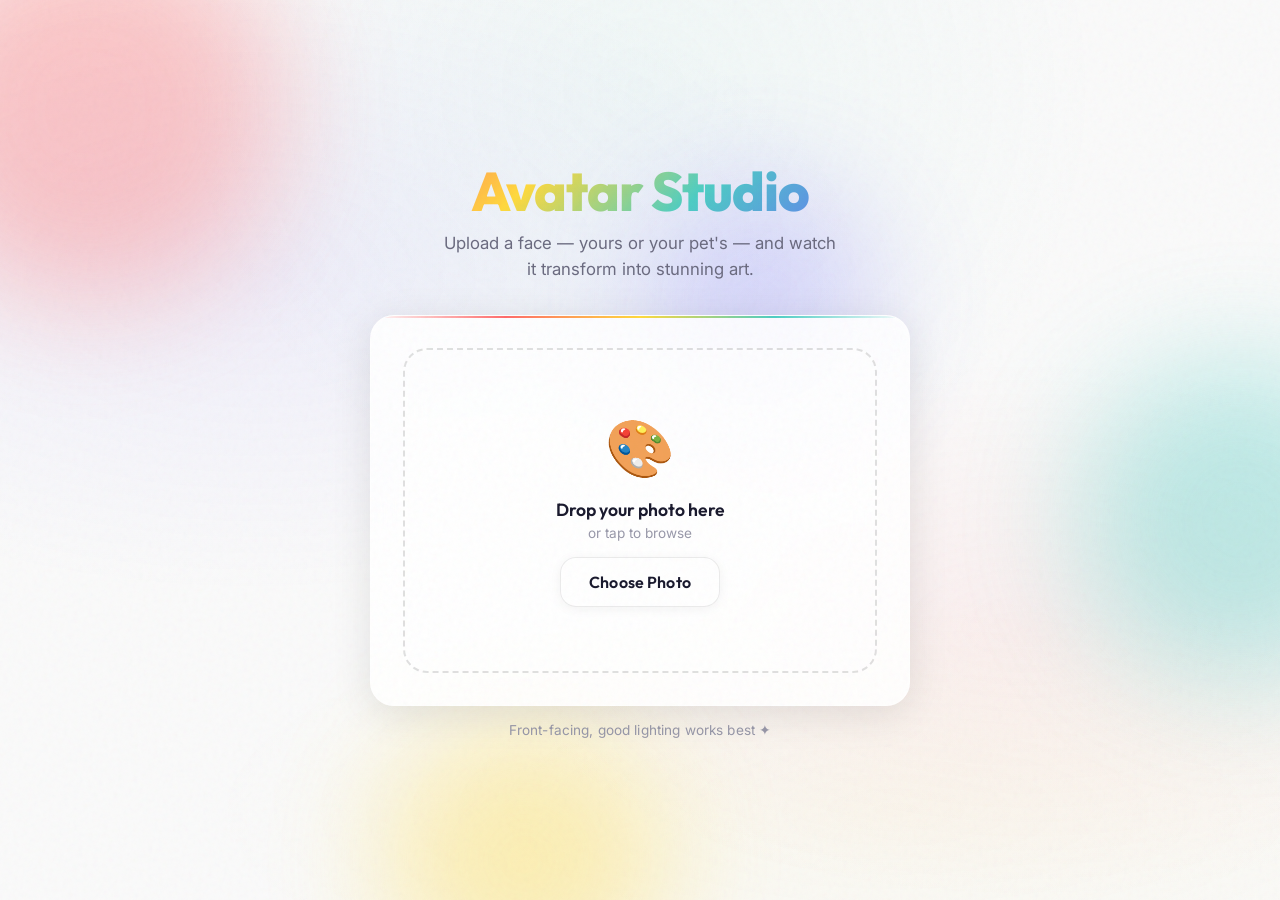
<file: avatar-studio/frontend/index.html>
<!DOCTYPE html>
<html lang="en">

<head>
    <meta charset="UTF-8">
    <meta name="viewport" content="width=device-width, initial-scale=1.0">
    <title>🎭 Avatar Studio — AI Art Style Transfer</title>
    <meta name="description"
        content="Upload a face or pet photo and transform it into stunning art styles — LEGO, Pixel Art, Manga, Watercolor, Claymation, Cyberpunk.">
    <link rel="preconnect" href="https://fonts.googleapis.com">
    <link rel="preconnect" href="https://fonts.gstatic.com" crossorigin>
    <link
        href="https://fonts.googleapis.com/css2?family=Inter:wght@400;500;600&family=Outfit:wght@600;700;800&family=Playfair+Display:ital,wght@0,700;1,400&display=swap"
        rel="stylesheet">
    <link rel="stylesheet" href="style.css">
</head>

<body>
    <!-- Animated gradient mesh background -->
    <div class="gradient-mesh"></div>

    <!-- ✨ Animation layers (drop-in, additive only) -->
    <div class="fx-blobs" aria-hidden="true">
        <div class="fx-blob"></div>
        <div class="fx-blob"></div>
        <div class="fx-blob"></div>
        <div class="fx-blob"></div>
    </div>
    <div class="fx-sparkles" aria-hidden="true" id="fx-sparkles"></div>
    <div class="fx-grain" aria-hidden="true"></div>

    <!-- ===== SCREEN 1: WELCOME + UPLOAD ===== -->
    <section id="screen-upload" class="screen active">
        <div class="container fx-parallax" id="parallax-target">
            <h1 class="title-hero" id="hero-title" data-reveal>Avatar Studio</h1>
            <p class="subtitle" data-reveal>Upload a face — yours or your pet's — and watch it transform into stunning art.</p>

            <div class="glass-card" data-reveal>
                <div class="upload-zone" id="upload-zone">
                    <div class="upload-icon">🎨</div>
                    <p class="upload-text">Drop your photo here</p>
                    <p class="upload-subtext">or tap to browse</p>
                    <input type="file" id="photo-input" accept="image/*" hidden>
                    <button class="btn btn-secondary" id="btn-choose" data-magnetic style="margin-top: 16px;">Choose Photo</button>
                </div>

                <div class="photo-preview hidden" id="photo-preview">
                    <img id="photo-img" alt="Your photo preview">
                    <div class="preview-actions">
                        <button class="btn btn-secondary" id="btn-change-photo" data-magnetic>Change</button>
                        <button class="btn btn-primary" id="btn-continue-subject" data-magnetic>Continue →</button>
                    </div>
                </div>
            </div>

            <p class="tip" data-reveal>Front-facing, good lighting works best ✦</p>
        </div>
    </section>

    <!-- ===== SCREEN 2: SUBJECT PICKER ===== -->
    <section id="screen-subject" class="screen">
        <div class="container fx-parallax">
            <div class="glass-card" data-reveal>
                <button class="btn-back" id="btn-back-subject">← Back</button>
                <h2 class="title-section" data-reveal>Who's stepping in?</h2>
                <div class="subject-grid">
                    <button class="subject-card" data-subject="human" id="card-human" data-reveal>
                        <div class="subject-icon">🧑</div>
                        <div class="subject-label">This Is Me</div>
                        <div class="subject-hint">Transform your face</div>
                    </button>
                    <button class="subject-card" data-subject="pet" id="card-pet" data-reveal>
                        <div class="subject-icon">🐾</div>
                        <div class="subject-label">My Pet</div>
                        <div class="subject-hint">Transform your furry friend</div>
                    </button>
                </div>
            </div>
        </div>
    </section>

    <!-- ===== SCREEN 3: STYLE PICKER ===== -->
    <section id="screen-styles" class="screen">
        <div class="container fx-parallax">
            <div class="glass-card" data-reveal>
                <button class="btn-back" id="btn-back-styles">← Back</button>
                <div class="styles-header">
                    <h2 class="title-section">Choose Your Dimension</h2>
                    <div class="photo-mini" id="photo-mini">
                        <img id="photo-mini-img" alt="Your photo">
                    </div>
                </div>
                <div class="styles-grid" id="styles-grid">
                    <!-- Populated by JS -->
                </div>
                <button class="btn btn-primary btn-full disabled" id="btn-transform" disabled data-magnetic>
                    ✦ Transform ✦
                </button>
            </div>
        </div>
    </section>

    <!-- ===== SCREEN 4: LOADING ===== -->
    <section id="screen-loading" class="screen">
        <div class="container loading-container fx-parallax">
            <div class="portal-ring">
                <img class="portal-photo" id="portal-photo" alt="Your photo transforming">
            </div>
            <h2 class="loading-title" data-reveal>Painting your alter ego…</h2>
            <p class="loading-message" id="loading-message" data-reveal>"mixing the palette…"</p>
            <div class="loading-bar-wrap" data-reveal>
                <div class="loading-bar-fill" id="loading-bar"></div>
            </div>
        </div>
    </section>

    <!-- ===== SCREEN 5: REVEAL ===== -->
    <section id="screen-reveal" class="screen">
        <div class="container fx-parallax">
            <div class="glass-card" data-reveal>
                <div class="reveal-header">
                    <button class="btn-back" id="btn-back-reveal">← Try Another</button>
                    <div class="reveal-badge" id="reveal-badge">
                        <span id="badge-emoji">🎨</span>
                        <span id="badge-name">Style</span>
                    </div>
                </div>

                <div class="avatar-frame" id="avatar-frame">
                    <img id="avatar-img" alt="Your stylized avatar">
                </div>

                <div class="reveal-actions">
                    <button class="btn btn-secondary" id="btn-new-style" data-magnetic>🔄 New Style</button>
                    <button class="btn btn-primary" id="btn-download" data-magnetic>📥 Download</button>
                </div>

                <!-- Lore Card -->
                <div class="lore-card hidden" id="lore-card">
                    <div class="lore-name" id="lore-name"></div>
                    <div class="lore-title-text" id="lore-title"></div>
                    <div class="lore-backstory" id="lore-backstory"></div>
                    <div class="lore-stats" id="lore-stats">
                        <div class="stat-row">
                            <span class="stat-label">Charisma</span>
                            <div class="stat-bar">
                                <div class="stat-fill cha" id="stat-cha"></div>
                            </div>
                            <span class="stat-value" id="stat-cha-val">0</span>
                        </div>
                        <div class="stat-row">
                            <span class="stat-label">Power</span>
                            <div class="stat-bar">
                                <div class="stat-fill pow" id="stat-pow"></div>
                            </div>
                            <span class="stat-value" id="stat-pow-val">0</span>
                        </div>
                        <div class="stat-row">
                            <span class="stat-label">Wisdom</span>
                            <div class="stat-bar">
                                <div class="stat-fill wis" id="stat-wis"></div>
                            </div>
                            <span class="stat-value" id="stat-wis-val">0</span>
                        </div>
                        <div class="stat-row">
                            <span class="stat-label">Cuteness</span>
                            <div class="stat-bar">
                                <div class="stat-fill cut" id="stat-cut"></div>
                            </div>
                            <span class="stat-value" id="stat-cut-val">0</span>
                        </div>
                    </div>
                    <div class="lore-actions">
                        <button class="btn btn-secondary" id="btn-regen-lore" data-magnetic>♻️ New Lore</button>
                    </div>
                </div>

                <button class="btn btn-secondary btn-full" id="btn-gen-lore" data-magnetic>✨ Generate Character Lore</button>
            </div>
        </div>
    </section>

    <script src="app.js"></script>
</body>

</html>
</file>
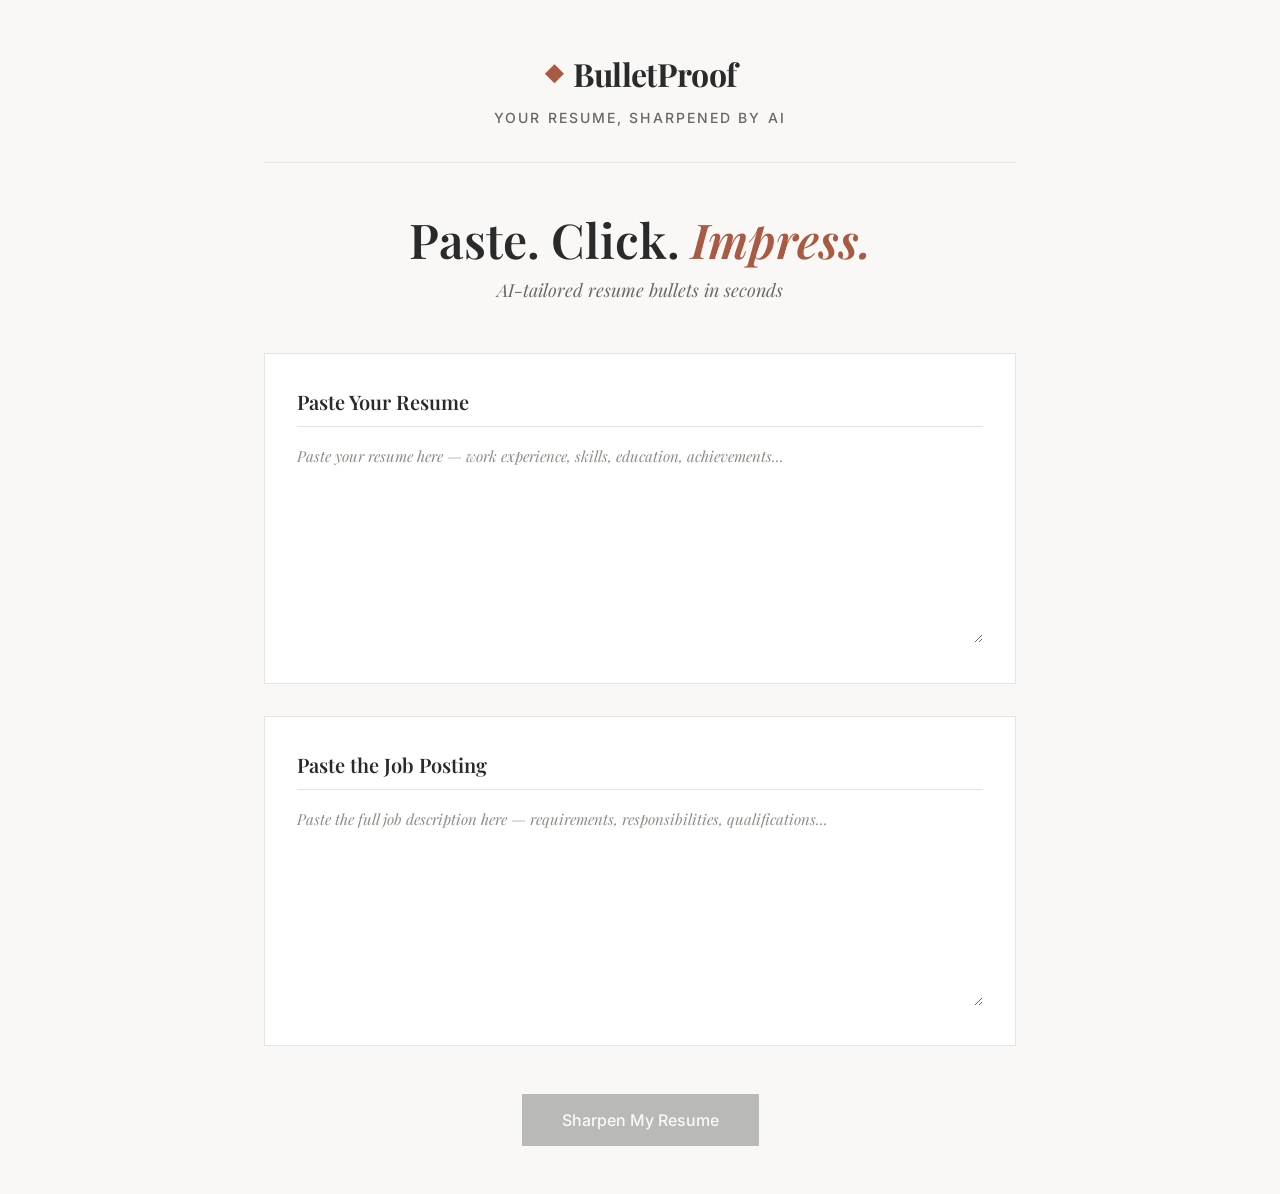
<file: bulletproof/frontend/index.html>
<!DOCTYPE html>
<html lang="en">
<head>
    <meta charset="UTF-8">
    <meta name="viewport" content="width=device-width, initial-scale=1.0">
    <meta name="description" content="BulletProof — AI-powered resume tailoring. Paste your resume and a job posting, get perfectly tailored bullet points in seconds.">
    <title>BulletProof — Your Resume, Sharpened by AI</title>
    <link rel="preconnect" href="https://fonts.googleapis.com">
    <link rel="preconnect" href="https://fonts.gstatic.com" crossorigin>
    <link href="https://fonts.googleapis.com/css2?family=Playfair+Display:ital,wght@0,400;0,600;0,700;1,400&family=Inter:wght@300;400;500;600&family=JetBrains+Mono:wght@400;500&display=swap" rel="stylesheet">
    <link rel="stylesheet" href="style.css">
</head>
<body>

    <!-- Main App Container -->
    <div id="app" class="app">

        <!-- ============================================ -->
        <!-- INPUT STATE                                  -->
        <!-- ============================================ -->
        <div id="input-state" class="state active">
            <!-- Header -->
            <header class="header">
                <div class="logo">
                    <span class="logo-icon">◆</span>
                    <span class="logo-text">BulletProof</span>
                </div>
                <p class="tagline">Your resume, sharpened by AI</p>
            </header>

            <!-- Hero -->
            <div class="hero">
                <h1 class="hero-title">
                    <span class="hero-word">Paste.</span>
                    <span class="hero-word">Click.</span>
                    <span class="hero-word hero-word--accent">Impress.</span>
                </h1>
                <p class="hero-subtitle">AI-tailored resume bullets in seconds</p>
            </div>

            <!-- Input Panels -->
            <div class="panels">
                <div class="panel" id="panel-resume">
                    <div class="panel-header">
                        <label class="panel-label" for="resume-input">
                            <span class="panel-icon">📄</span>
                            Paste Your Resume
                        </label>
                        <span class="char-count" id="resume-count"></span>
                    </div>
                    <textarea
                        id="resume-input"
                        class="panel-textarea"
                        placeholder="Paste your resume here — work experience, skills, education, achievements..."
                        spellcheck="false"
                    ></textarea>
                </div>

                <div class="panel" id="panel-job">
                    <div class="panel-header">
                        <label class="panel-label" for="job-input">
                            <span class="panel-icon">💼</span>
                            Paste the Job Posting
                        </label>
                        <span class="char-count" id="job-count"></span>
                    </div>
                    <textarea
                        id="job-input"
                        class="panel-textarea"
                        placeholder="Paste the full job description here — requirements, responsibilities, qualifications..."
                        spellcheck="false"
                    ></textarea>
                </div>
            </div>

            <!-- CTA Button -->
            <div class="cta-container">
                <button id="sharpen-btn" class="btn-primary" disabled>
                    <span class="btn-sparkle">✨</span>
                    <span class="btn-text">Sharpen My Resume</span>
                </button>
            </div>
        </div>

        <!-- ============================================ -->
        <!-- LOADING STATE                                -->
        <!-- ============================================ -->
        <div id="loading-state" class="state">
            <div class="loading-container">
                <!-- Editorial Loading Animation -->
                <div class="editorial-loader">
                    <div class="ink-line"></div>
                </div>

                <!-- Progress Steps -->
                <div class="progress-steps">
                    <div class="step" id="step-1">
                        <span class="step-icon">◌</span>
                        <span class="step-text">Reading your experience</span>
                    </div>
                    <div class="step" id="step-2">
                        <span class="step-icon">◌</span>
                        <span class="step-text">Analyzing the role requirements</span>
                    </div>
                    <div class="step" id="step-3">
                        <span class="step-icon">◌</span>
                        <span class="step-text">Crafting tailored bullets</span>
                    </div>
                </div>

                <!-- Skeleton Cards -->
                <div class="skeleton-cards">
                    <div class="skeleton-card"><div class="shimmer"></div></div>
                    <div class="skeleton-card"><div class="shimmer"></div></div>
                    <div class="skeleton-card"><div class="shimmer"></div></div>
                </div>
            </div>
        </div>

        <!-- ============================================ -->
        <!-- RESULTS STATE                                -->
        <!-- ============================================ -->
        <div id="results-state" class="state">
            <!-- Results Header -->
            <header class="header results-header">
                <div class="logo">
                    <span class="logo-icon">◆</span>
                    <span class="logo-text">BulletProof</span>
                </div>
            </header>

            <div class="results-layout">
                <!-- Main Results -->
                <div class="results-main">
                    <!-- Score Section -->
                    <div class="score-section">
                        <div class="score-ring-container">
                            <svg class="score-ring" viewBox="0 0 140 140">
                                <circle class="score-ring-bg" cx="70" cy="70" r="60" />
                                <circle class="score-ring-fill" cx="70" cy="70" r="60" id="score-fill" />
                            </svg>
                            <div class="score-value" id="score-value">0</div>
                            <div class="score-label">Match</div>
                        </div>
                        <div class="keyword-badges" id="keyword-badges"></div>
                    </div>

                    <!-- Bullet Cards -->
                    <div class="bullet-cards" id="bullet-cards"></div>

                    <!-- Action Bar -->
                    <div class="action-bar">
                        <button class="btn-primary" id="copy-all-btn">
                            <span class="btn-sparkle">📋</span>
                            <span class="btn-text">Copy All Bullets</span>
                        </button>
                        <button class="btn-ghost" id="try-another-btn">
                            Try Another
                        </button>
                    </div>
                </div>

                <!-- Keyword Sidebar -->
                <aside class="keyword-sidebar" id="keyword-sidebar">
                    <h3 class="sidebar-title">Keyword Analysis</h3>
                    <div class="keyword-group">
                        <h4 class="keyword-group-label">✅ Matched</h4>
                        <div class="keyword-list" id="keywords-found"></div>
                    </div>
                    <div class="keyword-group">
                        <h4 class="keyword-group-label">❌ Missing</h4>
                        <div class="keyword-list" id="keywords-missing"></div>
                    </div>
                </aside>
            </div>
        </div>

        <!-- ============================================ -->
        <!-- ERROR STATE                                  -->
        <!-- ============================================ -->
        <div id="error-state" class="state">
            <div class="error-container">
                <div class="error-icon">⚠️</div>
                <h2 class="error-title">Something went wrong</h2>
                <p class="error-message" id="error-message"></p>
                <button class="btn-primary" id="error-retry-btn">
                    <span class="btn-text">Try Again</span>
                </button>
            </div>
        </div>

    </div>

    <!-- Toast -->
    <div id="toast" class="toast">
        <span class="toast-icon">✓</span>
        <span class="toast-text">Copied!</span>
    </div>

    <script src="app.js"></script>
</body>
</html>
</file>
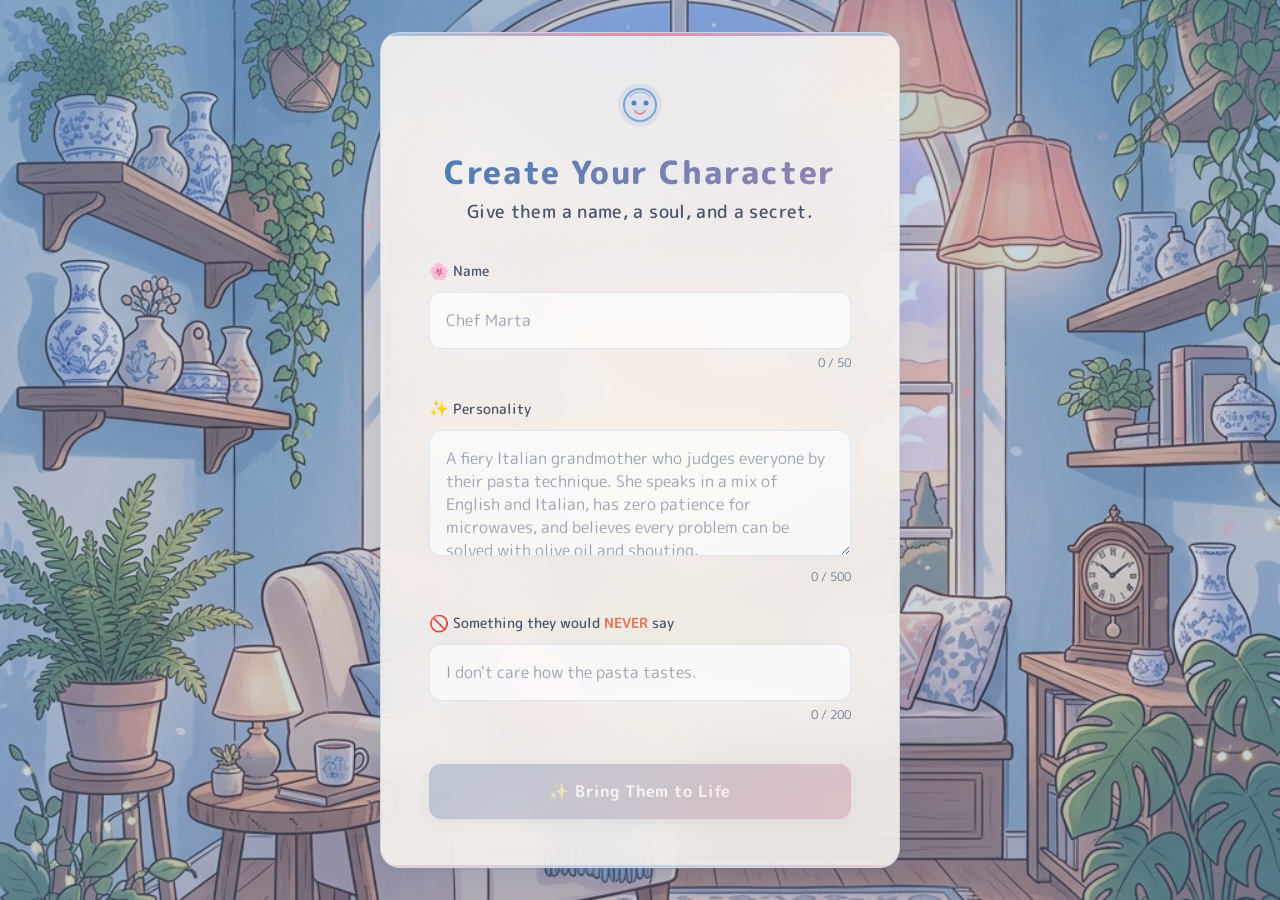
<file: character-chat/frontend/index.html>
<!DOCTYPE html>
<html lang="en">
<head>
    <meta charset="UTF-8">
    <meta name="viewport" content="width=device-width, initial-scale=1.0">
    <title>Character Chat — Bring Characters to Life ✨</title>
    <meta name="description" content="Create an anime character and have a conversation with them. Powered by AI.">
    <link rel="preconnect" href="https://fonts.googleapis.com">
    <link rel="preconnect" href="https://fonts.gstatic.com" crossorigin>
    <link href="https://fonts.googleapis.com/css2?family=M+PLUS+Rounded+1c:wght@300;400;500;700;800&family=Zen+Maru+Gothic:wght@400;500;700&display=swap" rel="stylesheet">
    <link rel="stylesheet" href="style.css">
</head>
<body>

    <!-- Anime background image -->
    <div class="anime-bg" aria-hidden="true">
        <img src="anime-bg.png" alt="" />
    </div>

    <!-- Floating particles (sakura petals) -->
    <canvas id="sakura-canvas" aria-hidden="true"></canvas>

    <!-- ========== SCREEN 1: CHARACTER CREATION ========== -->
    <div id="screen-create" class="screen active">
        <div class="create-card anime-card">
            <div class="create-header">
                <div class="create-icon" aria-hidden="true">
                    <svg width="48" height="48" viewBox="0 0 48 48" fill="none">
                        <circle cx="24" cy="24" r="22" fill="url(#iconGrad)" opacity="0.15"/>
                        <path d="M24 8C15.2 8 8 15.2 8 24s7.2 16 16 16 16-7.2 16-16S32.8 8 24 8z" fill="none" stroke="url(#iconGrad)" stroke-width="2"/>
                        <circle cx="18" cy="22" r="2.5" fill="#5b7fc7"/>
                        <circle cx="30" cy="22" r="2.5" fill="#5b7fc7"/>
                        <path d="M19 30c1.5 2 3 3 5 3s3.5-1 5-3" stroke="#e88ca5" stroke-width="2" stroke-linecap="round"/>
                        <path d="M14 16c2-3 5-5 10-5s8 2 10 5" stroke="url(#iconGrad)" stroke-width="1.5" stroke-linecap="round" opacity="0.5"/>
                        <defs>
                            <linearGradient id="iconGrad" x1="8" y1="8" x2="40" y2="40">
                                <stop offset="0%" stop-color="#7ba4d9"/>
                                <stop offset="100%" stop-color="#e88ca5"/>
                            </linearGradient>
                        </defs>
                    </svg>
                </div>
                <h1>Create Your Character</h1>
                <p class="create-subtitle">Give them a name, a soul, and a secret.</p>
            </div>

            <form id="character-form" novalidate>
                <div class="form-group">
                    <label for="char-name">
                        <span class="label-icon">🌸</span> Name
                    </label>
                    <input
                        type="text"
                        id="char-name"
                        placeholder="Chef Marta"
                        maxlength="50"
                        required
                        autocomplete="off"
                    >
                    <span class="char-count" id="name-count">0 / 50</span>
                </div>

                <div class="form-group">
                    <label for="char-personality">
                        <span class="label-icon">✨</span> Personality
                    </label>
                    <textarea
                        id="char-personality"
                        placeholder="A fiery Italian grandmother who judges everyone by their pasta technique. She speaks in a mix of English and Italian, has zero patience for microwaves, and believes every problem can be solved with olive oil and shouting."
                        maxlength="500"
                        rows="4"
                        required
                    ></textarea>
                    <span class="char-count" id="personality-count">0 / 500</span>
                </div>

                <div class="form-group">
                    <label for="char-neversay">
                        <span class="label-icon">🚫</span> Something they would <strong>NEVER</strong> say
                    </label>
                    <input
                        type="text"
                        id="char-neversay"
                        placeholder="I don't care how the pasta tastes."
                        maxlength="200"
                        required
                        autocomplete="off"
                    >
                    <span class="char-count" id="neversay-count">0 / 200</span>
                </div>

                <button type="submit" id="create-btn" class="btn-primary" disabled>
                    <span class="btn-text">✨ Bring Them to Life</span>
                    <span class="btn-loading" aria-hidden="true">
                        <span class="dot-bounce"></span>
                        <span class="dot-bounce"></span>
                        <span class="dot-bounce"></span>
                    </span>
                </button>
            </form>
        </div>
    </div>

    <!-- ========== SCREEN 2: CHAT WINDOW ========== -->
    <div id="screen-chat" class="screen">
        <div class="chat-container anime-card">
            <!-- Chat header -->
            <header class="chat-header">
                <div class="chat-header-left">
                    <span class="chat-avatar" aria-hidden="true">
                        <svg width="28" height="28" viewBox="0 0 48 48" fill="none">
                            <circle cx="24" cy="24" r="20" fill="#e8f0fe"/>
                            <circle cx="18" cy="22" r="2" fill="#5b7fc7"/>
                            <circle cx="30" cy="22" r="2" fill="#5b7fc7"/>
                            <path d="M19 30c1.5 2 3 3 5 3s3.5-1 5-3" stroke="#e88ca5" stroke-width="2" stroke-linecap="round"/>
                        </svg>
                    </span>
                    <h2 id="chat-char-name">Character Name</h2>
                </div>
                <button id="start-over-btn" class="btn-ghost" type="button">
                    <span>↺</span> Start Over
                </button>
            </header>

            <!-- Messages area -->
            <div class="chat-messages" id="chat-messages" role="log" aria-live="polite">
                <!-- Messages injected by JS -->
            </div>

            <!-- Input area -->
            <div class="chat-input-area" id="chat-input-area">
                <div class="message-progress" id="message-progress">
                    <!-- 5 dots injected by JS -->
                </div>
                <form id="chat-form" class="chat-form" autocomplete="off">
                    <input
                        type="text"
                        id="chat-input"
                        placeholder="Type your message..."
                        autocomplete="off"
                        required
                    >
                    <button type="submit" id="send-btn" class="btn-send" disabled aria-label="Send message">
                        <svg width="20" height="20" viewBox="0 0 24 24" fill="none" stroke="currentColor" stroke-width="2" stroke-linecap="round" stroke-linejoin="round">
                            <line x1="22" y1="2" x2="11" y2="13"></line>
                            <polygon points="22 2 15 22 11 13 2 9 22 2"></polygon>
                        </svg>
                    </button>
                </form>
            </div>

            <!-- Conversation complete overlay -->
            <div class="chat-complete" id="chat-complete">
                <div class="complete-content">
                    <div class="complete-icon">🌸</div>
                    <h3>おしまい！</h3>
                    <p class="complete-sub">That's a wrap!</p>
                    <p>You just had a conversation with a character you created.</p>
                    <button id="new-character-btn" class="btn-primary" type="button">
                        Create Someone New
                    </button>
                </div>
            </div>
        </div>
    </div>

    <!-- Confetti canvas -->
    <canvas id="confetti-canvas" aria-hidden="true"></canvas>

    <script src="app.js"></script>
</body>
</html>
</file>
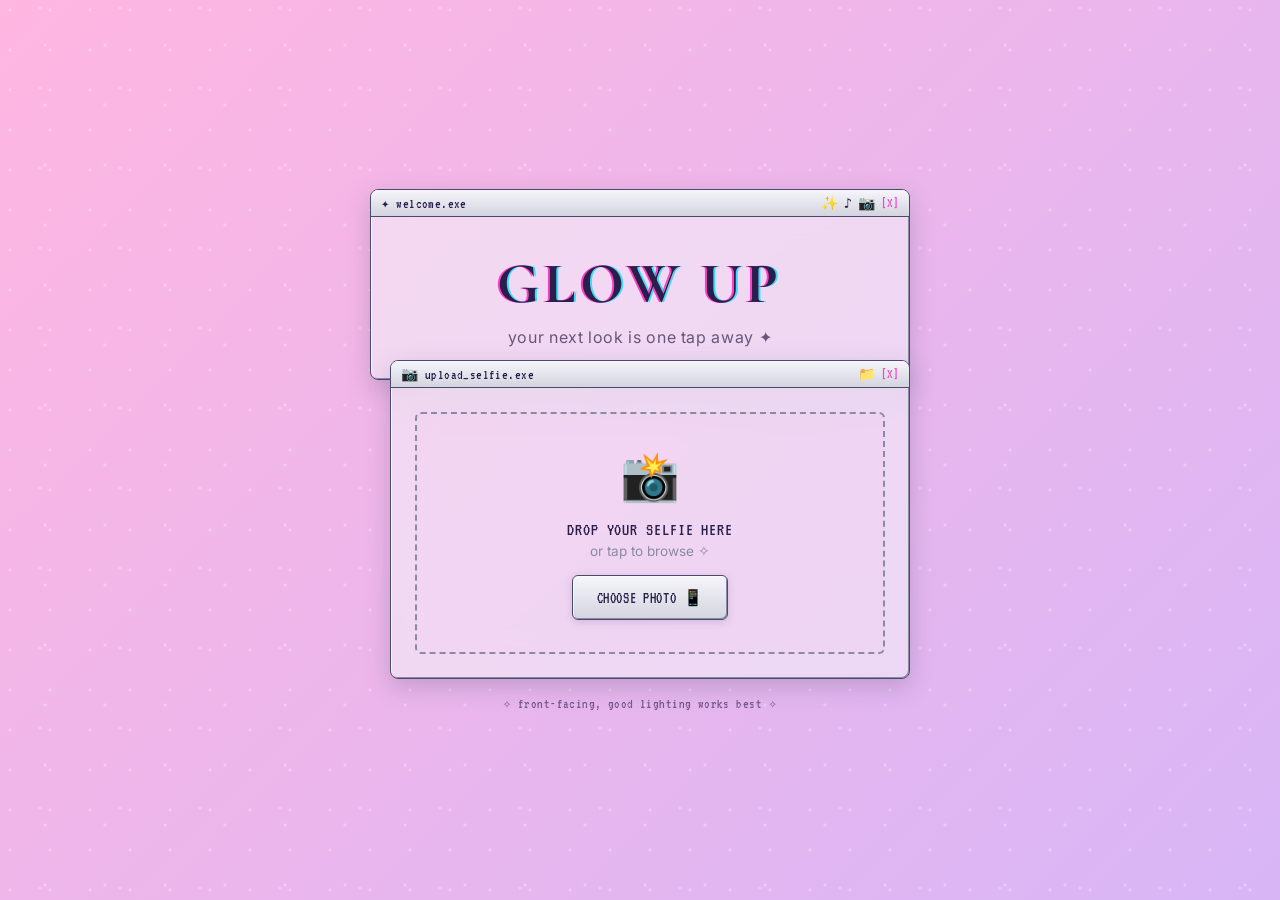
<file: glow-up/frontend/index.html>
<!DOCTYPE html>
<html lang="en">
<head>
    <meta charset="UTF-8">
    <meta name="viewport" content="width=device-width, initial-scale=1.0">
    <title>✦ GLOW UP — Virtual Hair Try-On ✦</title>
    <meta name="description" content="Upload a selfie and try on a new hairstyle with AI. Y2K dreamcore makeover experience.">
    <link rel="preconnect" href="https://fonts.googleapis.com">
    <link rel="preconnect" href="https://fonts.gstatic.com" crossorigin>
    <link href="https://fonts.googleapis.com/css2?family=Cormorant+Garamond:wght@400;600;700&family=VT323&family=Inter:wght@400;500;600&display=swap" rel="stylesheet">
    <link rel="stylesheet" href="style.css">
</head>
<body>
    <!-- ✦ Sparkle particle overlay -->
    <div class="sparkle-field" id="sparkle-field"></div>

    <!-- ===== SCREEN 1: WELCOME / UPLOAD ===== -->
    <section id="screen-upload" class="screen active">
        <div class="container">
            <!-- Hero chrome window -->
            <div class="chrome-window hero-window">
                <div class="chrome-window-header">
                    <span class="chrome-title">✦ welcome.exe</span>
                    <span class="chrome-icons">✨ ♪ 📷 <span class="chrome-close">[X]</span></span>
                </div>
                <div class="chrome-window-body hero-body">
                    <h1 class="logo" id="hero-title">GLOW UP</h1>
                    <p class="tagline">your next look is one tap away ✦</p>
                </div>
            </div>

            <!-- Upload chrome window (overlaps hero) -->
            <div class="chrome-window upload-window">
                <div class="chrome-window-header">
                    <span class="chrome-title">📷 upload_selfie.exe</span>
                    <span class="chrome-icons">📁 <span class="chrome-close">[X]</span></span>
                </div>
                <div class="chrome-window-body">
                    <div class="upload-zone" id="upload-zone">
                        <div class="upload-icon">📸</div>
                        <p class="upload-text">DROP YOUR SELFIE HERE</p>
                        <p class="upload-subtext">or tap to browse ✧</p>
                        <input type="file" id="selfie-input" accept="image/*" hidden>
                        <button class="btn btn-chrome" id="btn-choose">CHOOSE PHOTO 📱</button>
                    </div>

                    <!-- Preview after upload -->
                    <div class="selfie-preview hidden" id="selfie-preview">
                        <img id="selfie-img" alt="Your selfie preview">
                        <div class="preview-actions">
                            <button class="btn btn-chrome-secondary" id="btn-change-photo">CHANGE PHOTO</button>
                            <button class="btn btn-chrome" id="btn-continue-gender">CONTINUE ✦</button>
                        </div>
                    </div>
                </div>
            </div>

            <p class="tip">✧ front-facing, good lighting works best ✧</p>
        </div>
    </section>

    <!-- ===== SCREEN 2: GENDER / VIBE PICKER ===== -->
    <section id="screen-gender" class="screen">
        <div class="container">
            <div class="chrome-window vibe-window">
                <div class="chrome-window-header">
                    <span class="chrome-title">💫 select_vibe.exe</span>
                    <span class="chrome-icons">🛍 ✨ <span class="chrome-close">[X]</span></span>
                </div>
                <div class="chrome-window-body">
                    <button class="btn-back" id="btn-back-gender">← BACK</button>
                    <h2 class="section-title">What's Your Vibe?</h2>
                    <div class="gender-grid">
                        <button class="gender-card chrome-window" data-gender="femme">
                            <div class="chrome-window-header mini-header">
                                <span class="chrome-title">femme.exe</span>
                                <span class="chrome-close">[X]</span>
                            </div>
                            <div class="chrome-window-body card-body">
                                <div class="gender-icon">👩</div>
                                <div class="gender-label">Femme</div>
                                <div class="gender-hint">curtain bangs ✧ pixie ✧ waves ✧ bob</div>
                            </div>
                        </button>
                        <button class="gender-card chrome-window" data-gender="masc">
                            <div class="chrome-window-header mini-header">
                                <span class="chrome-title">masc.exe</span>
                                <span class="chrome-close">[X]</span>
                            </div>
                            <div class="chrome-window-body card-body">
                                <div class="gender-icon">👨</div>
                                <div class="gender-label">Masc</div>
                                <div class="gender-hint">textured crop ✧ buzz fade ✧ slick back ✧ flow</div>
                            </div>
                        </button>
                    </div>
                </div>
            </div>
        </div>
    </section>

    <!-- ===== SCREEN 3: PRESET PICKER ===== -->
    <section id="screen-presets" class="screen">
        <div class="container">
            <div class="chrome-window presets-window">
                <div class="chrome-window-header">
                    <span class="chrome-title">🛍 style_selector.exe</span>
                    <span class="chrome-icons">✂️ ✨ <span class="chrome-close">[X]</span></span>
                </div>
                <div class="chrome-window-body">
                    <button class="btn-back" id="btn-back-presets">← BACK</button>
                    <div class="presets-header">
                        <h2 class="section-title">Choose Your New Look</h2>
                        <div class="selfie-mini" id="selfie-mini">
                            <img id="selfie-mini-img" alt="Your selfie">
                        </div>
                    </div>
                    <div class="presets-grid" id="presets-grid">
                        <!-- Populated by JS -->
                    </div>
                    <button class="btn btn-glow disabled" id="btn-glow-up" disabled>✦ GLOW ME UP ✦</button>
                </div>
            </div>
        </div>
    </section>

    <!-- ===== SCREEN 4: LOADING (Download Bar Pattern) ===== -->
    <section id="screen-loading" class="screen">
        <div class="container loading-container">
            <!-- Main loading chrome window -->
            <div class="chrome-window loading-window">
                <div class="chrome-window-header">
                    <span class="chrome-title">⚡ transformation.exe</span>
                    <span class="chrome-icons">✨ <span class="chrome-close">[X]</span></span>
                </div>
                <div class="chrome-window-body loading-body">
                    <div class="loading-sparkles">
                        <span class="spark">💫</span>
                        <span class="spark">✨</span>
                        <span class="spark">💫</span>
                    </div>
                    <h2 class="loading-title">WORKING OUR MAGIC</h2>
                    <p class="loading-quote" id="loading-quote">"great hair doesn't happen by chance…" ✦</p>
                </div>
            </div>

            <!-- Floating download bar (signature Y2K flex) -->
            <div class="chrome-window download-window">
                <div class="chrome-window-header">
                    <span class="chrome-title" id="download-label">DOWNLOADING YOUR NEW LOOK… 0%</span>
                    <span class="chrome-close">[X]</span>
                </div>
                <div class="chrome-window-body download-body">
                    <div class="y2k-progress-bar">
                        <div class="y2k-progress-fill" id="progress-fill"></div>
                    </div>
                </div>
            </div>
        </div>
    </section>

    <!-- ===== SCREEN 5: REVEAL ===== -->
    <section id="screen-reveal" class="screen">
        <div class="container">
            <!-- Reveal chrome window -->
            <div class="chrome-window reveal-window">
                <div class="chrome-window-header">
                    <span class="chrome-title">✦ glow_up_reveal.exe</span>
                    <span class="chrome-icons">📷 💌 ✨ <span class="chrome-close">[X]</span></span>
                </div>
                <div class="chrome-window-body">
                    <div class="reveal-header">
                        <button class="btn-back" id="btn-try-another">← TRY ANOTHER</button>
                        <h2 class="logo-small">✦ GLOW UP ✦</h2>
                    </div>

                    <!-- Output Image -->
                    <div class="result-container" id="result-container">
                        <img class="result-img img-after" id="img-after" alt="After transformation">
                    </div>
                </div>
            </div>

            <!-- Stylist Note — overlapping chrome window -->
            <div class="chrome-window stylist-window">
                <div class="chrome-window-header">
                    <span class="chrome-title">💅 stylist_note.txt</span>
                    <span class="chrome-icons">💌 <span class="chrome-close">[X]</span></span>
                </div>
                <div class="chrome-window-body" id="stylist-card">
                    <p class="stylist-note" id="stylist-note"></p>
                </div>
            </div>

            <!-- Actions -->
            <div class="reveal-actions">
                <button class="btn btn-chrome-secondary" id="btn-new-look">🔄 NEW LOOK</button>
                <button class="btn btn-chrome" id="btn-save">📱 SAVE</button>
            </div>
        </div>
    </section>

    <script src="app.js"></script>
</body>
</html>
</file>
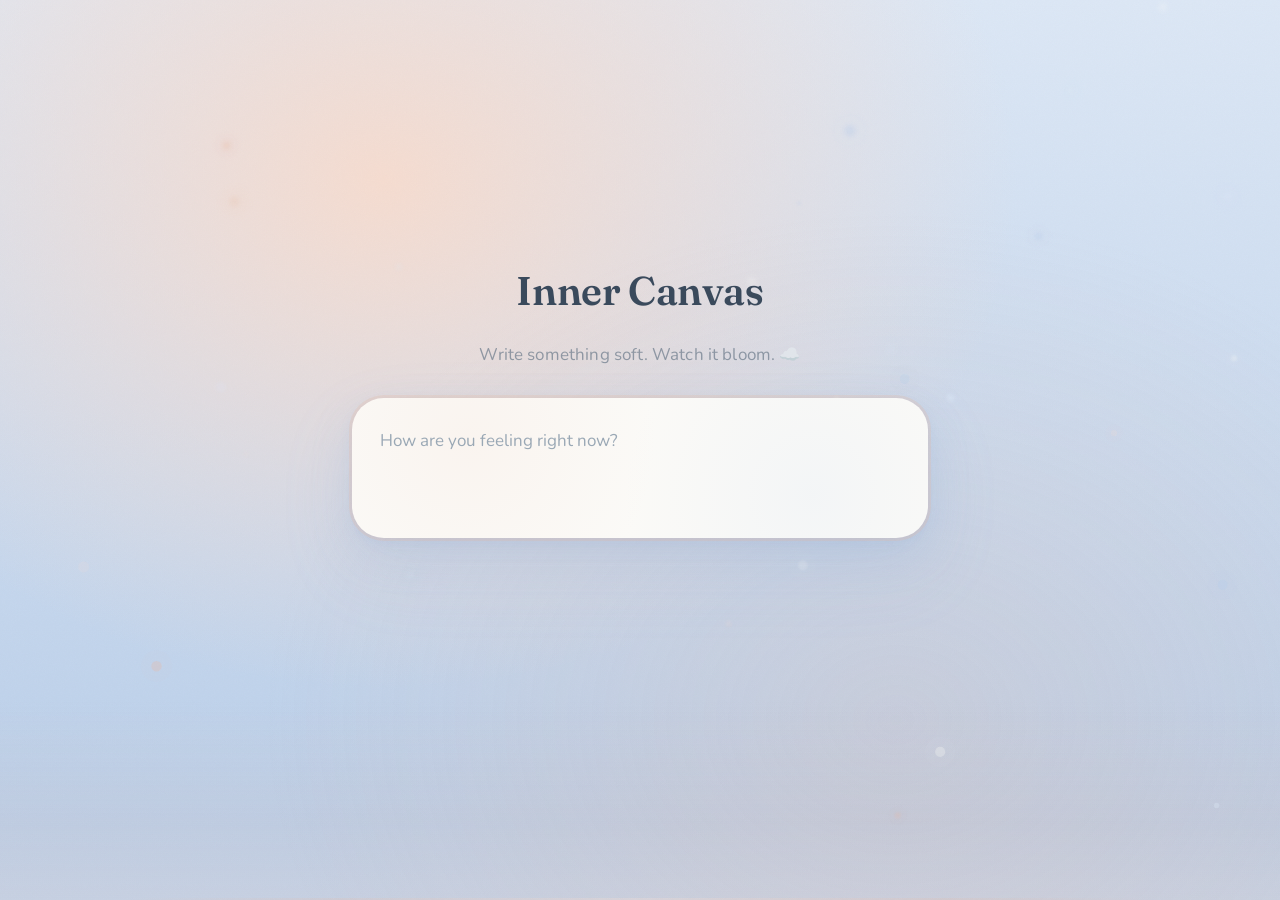
<file: inner-canvas/frontend/index.html>
<!DOCTYPE html>
<html lang="en">
<head>
    <meta charset="UTF-8">
    <meta name="viewport" content="width=device-width, initial-scale=1.0">
    <meta name="description" content="Inner Canvas — Write how you feel. AI creates art that captures your mood and asks a gentle reflection question.">
    <title>Inner Canvas</title>
    <link rel="preconnect" href="https://fonts.googleapis.com">
    <link rel="preconnect" href="https://fonts.gstatic.com" crossorigin>
    <link rel="stylesheet" href="styles/index.css">
    <link rel="stylesheet" href="styles/layout.css">
    <link rel="stylesheet" href="styles/components.css">
    <link rel="stylesheet" href="styles/animations.css">
</head>
<body>
    <!-- Ambient background layers -->
    <div id="ambient-layer" class="ambient-layer"></div>
    <div id="grain-overlay" class="grain-overlay"></div>

    <!-- Cloud blobs — soft floating shapes -->
    <div class="nebula-layer">
        <div class="nebula-blob"></div>
        <div class="nebula-blob"></div>
        <div class="nebula-blob"></div>
    </div>

    <!-- Horizon glow — warm peach base -->
    <div class="horizon-glow"></div>

    <!-- Particle canvas -->
    <canvas id="particle-canvas" class="particle-canvas"></canvas>

    <!-- Main app container -->
    <main id="app" class="app">

        <!-- Screen 1: Cozy Landing -->
        <section id="screen-entry" class="screen screen-entry active">
            <div class="entry-container">
                <h1 class="app-title">Inner Canvas</h1>
                <p class="app-subtitle">Write something soft. Watch it bloom. ☁️</p>
                <!-- Legacy greeting (hidden by CSS, kept for JS compat) -->
                <h2 id="greeting" class="greeting"></h2>
                <div id="text-area-wrapper" class="text-area-wrapper">
                    <textarea
                        id="journal-input"
                        class="journal-input"
                        placeholder="How are you feeling right now?"
                        rows="1"
                        autofocus
                    ></textarea>
                    <span id="word-count" class="word-count"></span>
                </div>
                <button id="submit-btn" class="submit-btn hidden">
                    <span class="btn-text">Create</span>
                    <span class="btn-glow"></span>
                </button>
            </div>
        </section>

        <!-- Screen 2: Cloud Ceremony -->
        <section id="screen-ceremony" class="screen screen-ceremony">
            <div class="ceremony-container">
                <div id="orb-container" class="orb-container">
                    <div id="orb" class="orb"></div>
                    <div id="ripple-container" class="ripple-container"></div>
                </div>
                <p id="status-text" class="status-text"></p>
            </div>
        </section>

        <!-- Screen 3: Reveal -->
        <section id="screen-reveal" class="screen screen-reveal">
            <div class="reveal-container">
                <div id="color-wash" class="color-wash"></div>
                <div id="art-frame" class="art-frame">
                    <img id="art-image" class="art-image" alt="" />
                    <svg id="border-trace" class="border-trace" viewBox="0 0 100 100" preserveAspectRatio="none">
                        <rect x="0" y="0" width="100" height="100" fill="none" stroke="currentColor" stroke-width="0.5" pathLength="100" />
                    </svg>
                </div>
                <div id="divider-line" class="divider-line"></div>
                <p id="reflection-question" class="reflection-question"></p>
                <p id="attribution" class="attribution">— your inner canvas</p>
                <div id="action-buttons" class="action-buttons">
                    <button id="start-fresh-btn" class="ghost-btn">☁️ Start Fresh</button>
                    <button id="save-btn" class="ghost-btn">🐾 Save This</button>
                </div>
            </div>
        </section>

        <!-- Timeline (Phase 2) -->
        <nav id="timeline-toggle" class="timeline-toggle hidden">
            <button id="show-timeline-btn" class="ghost-btn small">☁️ Journal</button>
        </nav>

        <section id="screen-timeline" class="screen screen-timeline">
            <div class="timeline-container">
                <div class="timeline-header">
                    <h2 class="timeline-title">Your Inner Canvas</h2>
                    <button id="close-timeline-btn" class="ghost-btn small">✕ Close</button>
                </div>
                <div id="entries-grid" class="entries-grid"></div>
                <div id="empty-state" class="empty-state">
                    <p>Your gallery is resting — waiting for its first gentle piece. ☁️</p>
                </div>
            </div>
        </section>

    </main>

    <script src="js/storage.js"></script>
    <script src="js/particles.js"></script>
    <script src="js/ceremony.js"></script>
    <script src="js/api.js"></script>
    <script src="js/app.js"></script>
</body>
</html>
</file>
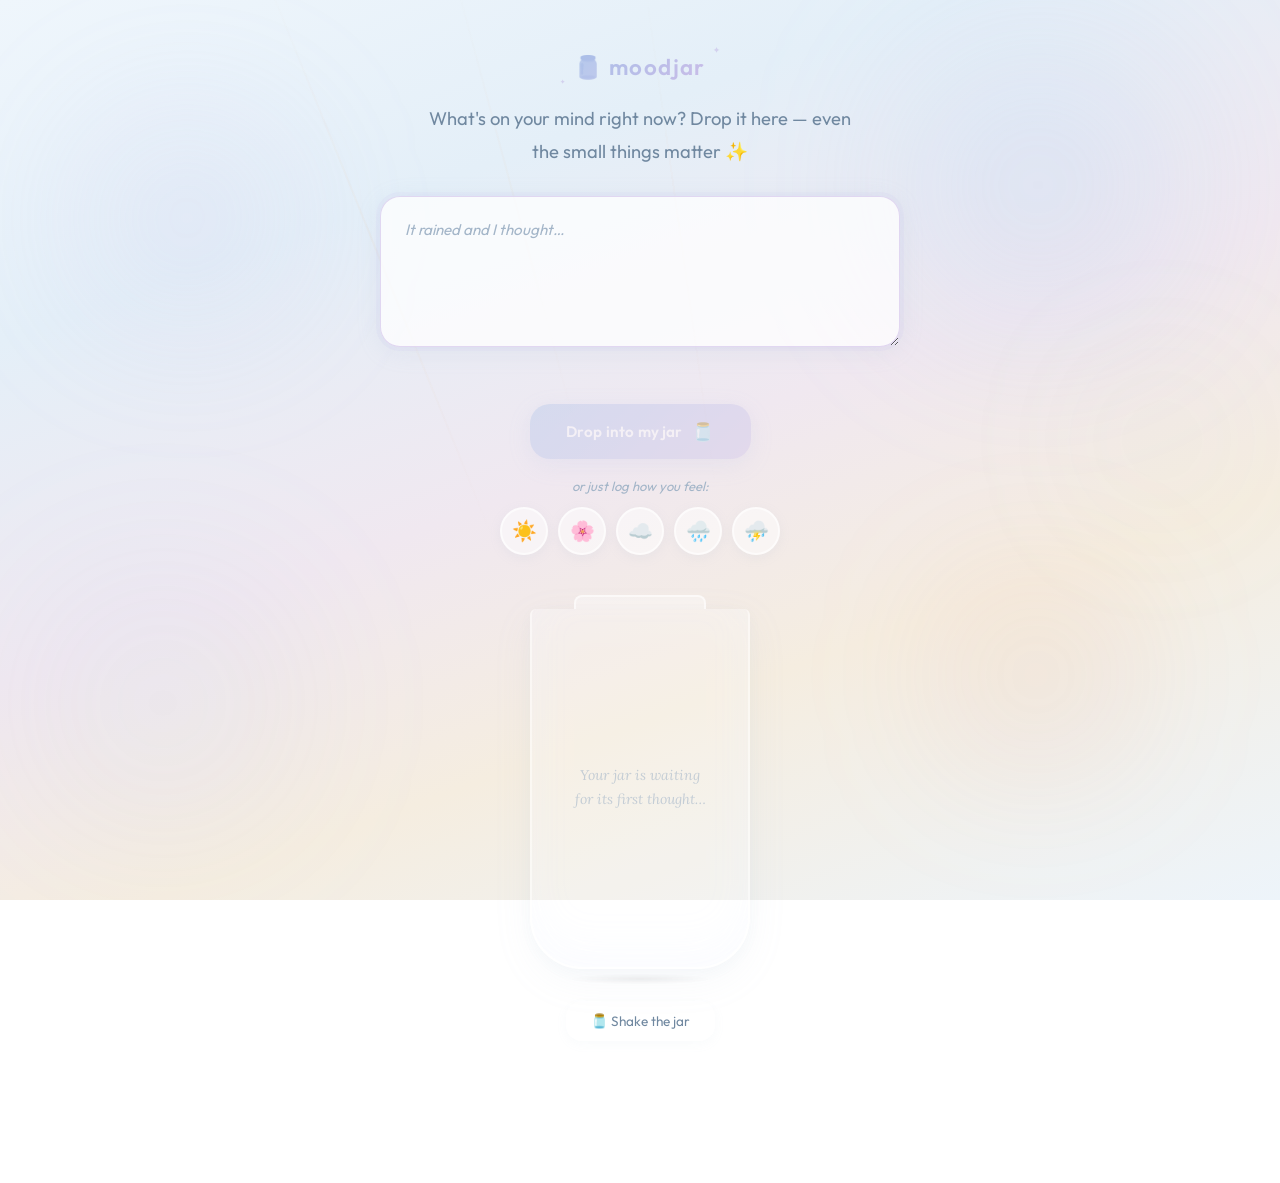
<file: moodjar/frontend/index.html>
<!DOCTYPE html>
<html lang="en">
<head>
  <meta charset="UTF-8">
  <meta name="viewport" content="width=device-width, initial-scale=1.0">
  <meta name="description" content="MoodJar — Drop your thoughts into a jar. Track your mood. Rediscover reflections.">
  <title>MoodJar — Your Reflection Jar</title>

  <!-- Fonts -->
  <link rel="preconnect" href="https://fonts.googleapis.com">
  <link rel="preconnect" href="https://fonts.gstatic.com" crossorigin>
  <link href="https://fonts.googleapis.com/css2?family=Lora:ital,wght@0,400;0,500;0,600;1,400&family=Outfit:wght@300;400;500;600&display=swap" rel="stylesheet">

  <link rel="stylesheet" href="style.css">

  <!-- Emoji Favicon -->
  <link rel="icon" href="data:image/svg+xml,<svg xmlns=%22http://www.w3.org/2000/svg%22 viewBox=%220 0 100 100%22><text y=%22.9em%22 font-size=%2290%22>🫙</text></svg>">
</head>
<body>

  <!-- ========== DECORATIVE BACKGROUND ========== -->
  <div class="bg-layer" aria-hidden="true">
    <div class="bokeh bokeh-1"></div>
    <div class="bokeh bokeh-2"></div>
    <div class="bokeh bokeh-3"></div>
    <div class="bokeh bokeh-4"></div>
    <div class="bokeh bokeh-5"></div>
    <div class="sunray sunray-1"></div>
    <div class="sunray sunray-2"></div>
    <div class="sunray sunray-3"></div>
  </div>

  <!-- ========== MAIN CONTENT ========== -->
  <main class="container">

    <!-- ===== ZONE 1: INPUT ===== -->
    <section class="zone zone-input" id="zone-input" aria-label="Write your thought">
      <p class="app-title">🫙 moodjar</p>
      <h1 class="header-text">What's on your mind right now? Drop it here — even the small things matter ✨</h1>

      <div class="input-group">
        <textarea
          id="thought-input"
          class="thought-input"
          maxlength="1000"
          rows="4"
          placeholder="The sky looked different today…"
          aria-label="Write your thought here"
        ></textarea>
        <span class="char-count" id="char-count" aria-live="polite">0 / 1000</span>
      </div>

      <div class="input-actions">
        <button id="btn-place" class="btn-primary" disabled aria-label="Drop into my jar">
          <span>Drop into my jar</span>
          <span class="btn-icon" aria-hidden="true">🫙</span>
        </button>
      </div>

      <!-- Inline loading -->
      <div id="inline-loader" class="inline-loader hidden" aria-live="polite">
        <div class="loading-dots"><span></span><span></span><span></span></div>
        <p class="loading-text" id="loading-text">Letting sunlight in…</p>
      </div>

      <!-- Mood picker -->
      <div class="mood-picker" id="mood-picker">
        <span class="mood-label">or just log how you feel:</span>
        <div class="mood-buttons">
          <button class="mood-btn" data-mood="sunny" aria-label="Log sunny mood" title="Sunny — happy, energetic, grateful">☀️</button>
          <button class="mood-btn" data-mood="gentle" aria-label="Log gentle mood" title="Gentle — tender, loving, nostalgic">🌸</button>
          <button class="mood-btn" data-mood="cloudy" aria-label="Log cloudy mood" title="Cloudy — neutral, tired, observing">☁️</button>
          <button class="mood-btn" data-mood="rainy" aria-label="Log rainy mood" title="Rainy — sad, heavy, lonely">🌧️</button>
          <button class="mood-btn" data-mood="stormy" aria-label="Log stormy mood" title="Stormy — frustrated, anxious, restless">⛈️</button>
        </div>
      </div>
    </section>

    <!-- ===== ZONE 2: JAR ===== -->
    <section class="zone zone-jar" id="zone-jar" aria-label="Your memory jar">
      <div class="jar-container" id="jar-container">
        <div class="jar-rim"></div>
        <div class="jar-body" id="jar-body">
          <div class="jar-contents" id="jar-contents">
            <!-- Slips and mood dots rendered by JS -->
          </div>
          <div class="jar-strata" id="jar-strata">
            <!-- Color bands for older entries -->
          </div>
          <p class="jar-empty-text" id="jar-empty">Your jar is waiting for its first thought…</p>
        </div>
        <div class="jar-shadow"></div>
      </div>
      <button id="btn-shake" class="btn-shake" aria-label="Shake the jar to rediscover a memory">
        🫙 Shake the jar
      </button>
    </section>

    <!-- ===== ZONE 3: MOOD RIBBON ===== -->
    <section class="zone zone-mood" id="zone-mood" aria-label="Your mood over time">
      <div class="mood-ribbon" id="mood-ribbon">
        <!-- Segments rendered by JS -->
      </div>
      <div class="mood-stats" id="mood-stats">
        <!-- Stats rendered by JS -->
      </div>
    </section>

  </main>

  <!-- ========== CARD OVERLAY ========== -->
  <div class="card-overlay hidden" id="card-overlay" role="dialog" aria-modal="true" aria-label="Memory detail">
    <div class="card-overlay-backdrop" id="card-overlay-backdrop"></div>
    <div class="card-overlay-content" id="card-overlay-content">
      <!-- Filled dynamically by JS -->
    </div>
  </div>

  <!-- ========== ERROR TOAST ========== -->
  <div class="toast hidden" id="error-toast" role="alert">
    <p class="toast-text" id="toast-text">The sunlight's being shy. Try again?</p>
    <button id="toast-dismiss" class="toast-dismiss" aria-label="Dismiss">✕</button>
  </div>

  <script src="jar.js"></script>
  <script src="app.js"></script>
</body>
</html>
</file>
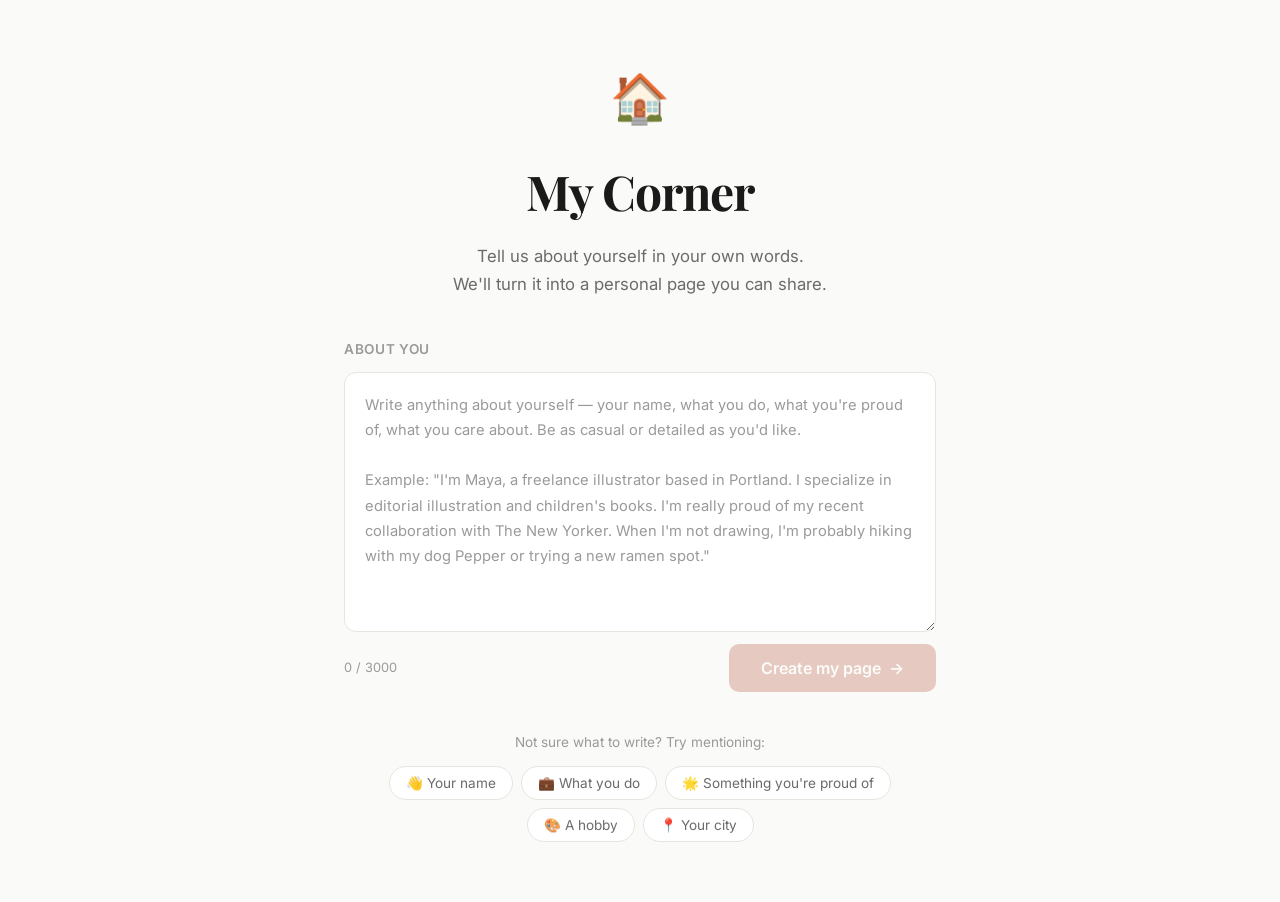
<file: my-corner/frontend/index.html>
<!DOCTYPE html>
<html lang="en">
<head>
  <meta charset="UTF-8">
  <meta name="viewport" content="width=device-width, initial-scale=1.0">
  <meta name="description" content="My Corner — Create your personal landing page in 60 seconds with AI.">
  <title>My Corner — Your personal page, instantly</title>

  <!-- Fonts -->
  <link rel="preconnect" href="https://fonts.googleapis.com">
  <link rel="preconnect" href="https://fonts.gstatic.com" crossorigin>
  <link href="https://fonts.googleapis.com/css2?family=Playfair+Display:ital,wght@0,400;0,600;0,700;1,400&family=Inter:wght@400;500;600&display=swap" rel="stylesheet">

  <link rel="stylesheet" href="style.css">

  <!-- Favicon -->
  <link rel="icon" href="data:image/svg+xml,<svg xmlns=%22http://www.w3.org/2000/svg%22 viewBox=%220 0 100 100%22><text y=%22.9em%22 font-size=%2290%22>🏠</text></svg>">
</head>
<body>

  <!-- ========== SCREEN 1: SETUP (Tell us about yourself) ========== -->
  <section id="screen-setup" class="screen active">
    <div class="setup-container">
      <div class="setup-header">
        <div class="setup-icon">🏠</div>
        <h1 class="setup-title">My Corner</h1>
        <p class="setup-subtitle">Tell us about yourself in your own words.<br>We'll turn it into a personal page you can share.</p>
      </div>

      <div class="setup-form">
        <label for="user-blurb" class="blurb-label">About you</label>
        <textarea
          id="user-blurb"
          class="blurb-input"
          placeholder="Write anything about yourself — your name, what you do, what you're proud of, what you care about. Be as casual or detailed as you'd like.

Example: &quot;I'm Maya, a freelance illustrator based in Portland. I specialize in editorial illustration and children's books. I'm really proud of my recent collaboration with The New Yorker. When I'm not drawing, I'm probably hiking with my dog Pepper or trying a new ramen spot.&quot;"
          maxlength="3000"
          rows="8"
        ></textarea>
        <div class="blurb-footer">
          <span class="char-count" id="char-count">0 / 3000</span>
          <button class="btn-generate" id="btn-generate" disabled>
            <span class="btn-text">Create my page</span>
            <span class="btn-icon">→</span>
          </button>
        </div>
      </div>

      <div class="setup-hints">
        <p class="hints-label">Not sure what to write? Try mentioning:</p>
        <div class="hint-chips">
          <button class="hint-chip" data-hint="your name">👋 Your name</button>
          <button class="hint-chip" data-hint="what you do for work or fun">💼 What you do</button>
          <button class="hint-chip" data-hint="something you're proud of">🌟 Something you're proud of</button>
          <button class="hint-chip" data-hint="a hobby or passion">🎨 A hobby</button>
          <button class="hint-chip" data-hint="where you're based">📍 Your city</button>
        </div>
      </div>
    </div>
  </section>

  <!-- ========== SCREEN 2: LOADING ========== -->
  <section id="screen-loading" class="screen">
    <div class="loading-container">
      <div class="loading-dots">
        <span></span><span></span><span></span>
      </div>
      <p class="loading-text" id="loading-text">Reading your story...</p>
    </div>
  </section>

  <!-- ========== SCREEN 3: GENERATED PAGE ========== -->
  <section id="screen-page" class="screen">
    <div class="page-wrapper">

      <!-- Top bar -->
      <nav class="top-bar">
        <button id="btn-edit" class="top-btn" title="Edit your info">✏️ Edit</button>
        <button id="theme-toggle" class="top-btn" aria-label="Switch to dark mode">🌙</button>
      </nav>

      <main id="main-content">

        <!-- Hero -->
        <section id="hero" aria-label="About me">
          <div class="hero">
            <div id="hero-photo-container">
              <div class="hero-photo-fallback" id="hero-initials" aria-label="Photo">??</div>
            </div>
            <div class="hero-text">
              <h1 id="hero-name" class="hero-name">Loading...</h1>
              <p id="hero-bio" class="hero-bio"></p>
            </div>
          </div>
        </section>

        <!-- Proud-of -->
        <section id="proud" class="fade-in" aria-label="Things I'm proud of">
          <div id="proud-grid" class="proud-grid"></div>
        </section>

        <!-- Links -->
        <section id="links-section" class="fade-in" aria-label="My links">
          <div id="links-list" class="links-list"></div>
        </section>

        <hr class="section-divider">

        <!-- Log -->
        <section id="log" class="fade-in" aria-label="Log">
          <h2>Log</h2>
          <ul id="posts-list" class="posts-list">
            <p class="posts-empty">Loading...</p>
          </ul>
        </section>

        <hr class="section-divider">

        <!-- Guestbook -->
        <section id="guestbook" class="fade-in" aria-label="Guestbook">
          <h2>Guestbook</h2>
          <form id="guestbook-form" class="guestbook-form">
            <input type="text" name="gb-name" class="guestbook-input" placeholder="Your name" maxlength="30" required>
            <input type="text" name="gb-message" class="guestbook-input" placeholder="Leave a message..." maxlength="140" required style="flex: 2;">
            <button type="submit" class="guestbook-submit">Sign ✍️</button>
          </form>
          <ul id="guestbook-entries" class="guestbook-entries"></ul>
        </section>

      </main>

      <!-- Footer -->
      <footer class="site-footer">
        <p class="footer-text">Made with care, 2026</p>
        <div class="season-switcher">
          <span style="color: var(--text-muted);">🎨</span>
          <button class="season-btn" data-season="spring" onclick="setSeason('spring')">spring</button>
          ·
          <button class="season-btn" data-season="summer" onclick="setSeason('summer')">summer</button>
          ·
          <button class="season-btn" data-season="autumn" onclick="setSeason('autumn')">autumn</button>
          ·
          <button class="season-btn" data-season="winter" onclick="setSeason('winter')">winter</button>
        </div>
      </footer>

    </div>
  </section>

  <script src="app.js"></script>
</body>
</html>
</file>
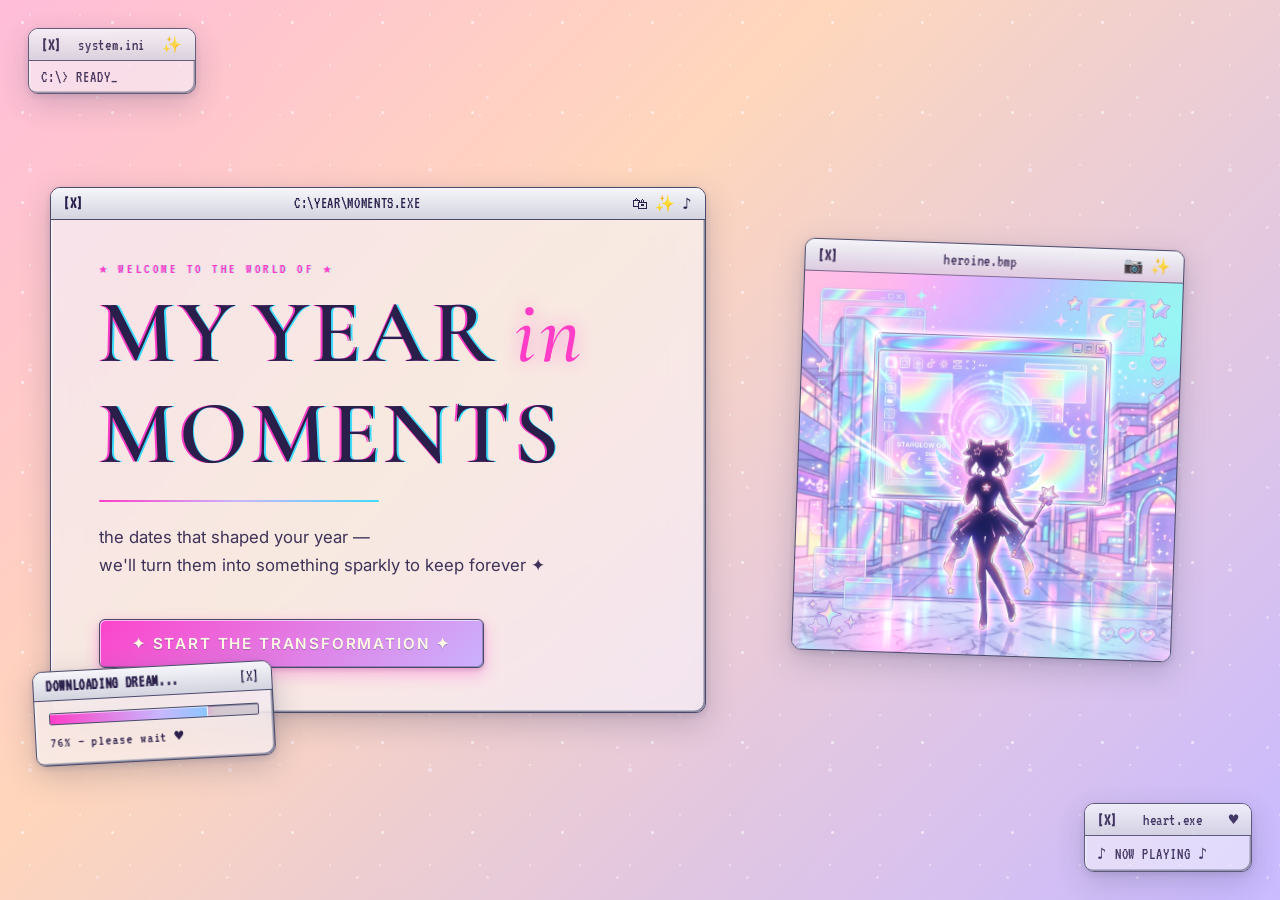
<file: track-3-year-in-poetry/frontend/index.html>
<!DOCTYPE html>
<html lang="en">
<head>
  <meta charset="UTF-8" />
  <meta name="viewport" content="width=device-width, initial-scale=1.0" />
  <meta name="description" content="Tell us the dates that matter to you. We'll turn your year into something sparkly — Y2K dreamcore edition." />
  <title>✦ MY YEAR IN MOMENTS ✦</title>

  <!-- Fonts: Y2K Dreamcore typography system -->
  <link rel="preconnect" href="https://fonts.googleapis.com" />
  <link rel="preconnect" href="https://fonts.gstatic.com" crossorigin />
  <link href="https://fonts.googleapis.com/css2?family=Cormorant+Garamond:wght@400;500;600;700&family=VT323&family=Inter:wght@400;500;600&display=swap" rel="stylesheet" />

  <link rel="stylesheet" href="style.css" />
</head>
<body>
  <!-- Background layers — the holographic mall canvas -->
  <div class="bg-layers">
    <div class="bg-hologram"></div>
    <div class="bg-sparkle"></div>
    <div class="bg-shimmer"></div>
  </div>

  <!-- Floating decorative chrome bits (visible across all screens) -->
  <div class="floating-deco floating-deco-tl" aria-hidden="true">
    <div class="chrome-window mini-window">
      <div class="chrome-window-header">
        <span class="hdr-left">[X]</span>
        <span class="hdr-title">system.ini</span>
        <span class="hdr-right">✨</span>
      </div>
      <div class="mini-window-body">
        <span class="pixel-line">C:\&gt; READY_</span>
      </div>
    </div>
  </div>

  <div class="floating-deco floating-deco-br" aria-hidden="true">
    <div class="chrome-window mini-window">
      <div class="chrome-window-header">
        <span class="hdr-left">[X]</span>
        <span class="hdr-title">heart.exe</span>
        <span class="hdr-right">♥</span>
      </div>
      <div class="mini-window-body">
        <span class="pixel-line">♪ NOW PLAYING ♪</span>
      </div>
    </div>
  </div>

  <!-- Scroll progress bar -->
  <div class="scroll-progress" id="scroll-progress"></div>

  <!-- ========== SCREEN 1: LANDING — Holographic Mall Layout ========== -->
  <section id="screen-landing" class="screen active">
    <div class="landing-layout">

      <!-- Main chrome window: title + CTA -->
      <div class="chrome-window landing-main-window">
        <div class="chrome-window-header">
          <span class="hdr-left">[X]</span>
          <span class="hdr-title">C:\YEAR\MOMENTS.EXE</span>
          <span class="hdr-right">🛍 ✨ ♪</span>
        </div>
        <div class="chrome-window-body">
          <p class="kicker pixel-line">★ WELCOME TO THE WORLD OF ★</p>
          <h1 class="landing-title" id="landing-title">
            <span class="word">MY</span>
            <span class="word">YEAR</span>
            <span class="word word-accent">in</span>
            <span class="word">MOMENTS</span>
          </h1>
          <div class="landing-line" id="landing-line"></div>
          <p class="landing-subtitle" id="landing-subtitle">
            the dates that shaped your year —<br />
            we'll turn them into something sparkly to keep forever ✦
          </p>
          <button class="btn-y2k btn-begin" id="btn-begin">
            <span class="btn-text">✦ START THE TRANSFORMATION ✦</span>
          </button>
        </div>
      </div>

      <!-- Heroine in her own overlapping chrome window -->
      <div class="chrome-window heroine-window" id="heroine-window">
        <div class="chrome-window-header">
          <span class="hdr-left">[X]</span>
          <span class="hdr-title">heroine.bmp</span>
          <span class="hdr-right">📷 ✨</span>
        </div>
        <div class="chrome-window-body heroine-body">
          <img
            src="y2k-heroine.png"
            alt="Y2K dreamcore heroine — sparkly holographic chrome aesthetic"
            class="heroine-img"
            id="heroine-img"
          />
        </div>
      </div>

      <!-- Decorative download dialog popping over the corner -->
      <div class="chrome-window download-deco" aria-hidden="true">
        <div class="chrome-window-header">
          <span class="hdr-left">DOWNLOADING DREAM...</span>
          <span class="hdr-right">[X]</span>
        </div>
        <div class="download-deco-body">
          <div class="progress-bar mini-progress">
            <div class="progress-fill" style="width: 76%"></div>
          </div>
          <span class="pixel-line">76% — please wait ♥</span>
        </div>
      </div>

    </div>
  </section>

  <!-- ========== SCREEN 2: DATE INPUT ========== -->
  <section id="screen-input" class="screen">
    <div class="chrome-window input-window">
      <div class="chrome-window-header">
        <span class="hdr-left">[X]</span>
        <span class="hdr-title">YOUR_MOMENTS.DAT</span>
        <span class="hdr-right">💌 ✨ ♪</span>
      </div>
      <div class="chrome-window-body">
        <h2 class="input-heading">YOUR MOMENTS ✦</h2>
        <p class="input-subheading">
          Add the dates that shaped your year — birthdays, milestones, the day everything changed.
        </p>

        <div id="moments-list" class="moments-list">
          <!-- Moment cards (mini chrome windows) inserted here by JS -->
        </div>

        <button class="btn-add-moment" id="btn-add-moment">
          <span class="add-icon">+</span>
          <span>ADD ANOTHER MOMENT</span>
        </button>

        <!-- Suggestion ghost chips -->
        <div class="suggestions" id="suggestions">
          <p class="suggestions-label">need ideas? ✦</p>
          <button class="suggestion-chip" data-desc="A birthday that matters to you">🎂 a birthday</button>
          <button class="suggestion-chip" data-desc="A milestone you're proud of">🏆 a milestone</button>
          <button class="suggestion-chip" data-desc="A day that changed everything">💫 a turning point</button>
        </div>

        <div class="input-bottom-bar">
          <span class="moment-counter pixel-line" id="moment-counter">0 MOMENTS ADDED</span>
          <button class="btn-y2k btn-generate" id="btn-generate" disabled>
            <span class="btn-text">✦ GENERATE ✦</span>
            <span class="btn-sparkle">♪</span>
          </button>
        </div>
      </div>
    </div>
  </section>

  <!-- ========== SCREEN 3: LOADING / DOWNLOAD WINDOW ========== -->
  <section id="screen-loading" class="screen">
    <div class="chrome-window loading-window">
      <div class="chrome-window-header">
        <span class="hdr-left">[X]</span>
        <span class="hdr-title">SYSTEM.EXE — please wait</span>
        <span class="hdr-right">⚡ ✨</span>
      </div>
      <div class="chrome-window-body loading-body">
        <div class="loading-sparkle-row">
          <span class="big-sparkle">✦</span>
          <span class="big-sparkle big-sparkle-2">✧</span>
          <span class="big-sparkle big-sparkle-3">⭒</span>
        </div>
        <p class="loading-text pixel-line" id="loading-text">DOWNLOADING YOUR YEAR... 0%</p>
        <div class="progress-bar big-progress" id="big-progress">
          <div class="progress-fill" id="big-progress-fill" style="width: 0%"></div>
        </div>
        <p class="loading-substext">please don't close this window ♥</p>
      </div>
    </div>
  </section>

  <!-- ========== SCREEN 4: STORY RESULTS ========== -->
  <section id="screen-story" class="screen">

    <!-- Timeline progress dots -->
    <div class="story-timeline" id="story-timeline">
      <!-- JS renders timeline dots here -->
    </div>

    <!-- Story viewport — only one chapter visible at a time -->
    <div class="story-viewport" id="story-viewport">
      <!-- JS renders opening, chapter cards, and closing here -->
    </div>

    <!-- Navigation bar -->
    <div class="story-nav" id="story-nav">
      <button class="btn-story-nav btn-prev" id="btn-prev-chapter" disabled>
        <span>← PREV</span>
      </button>
      <span class="chapter-indicator pixel-line" id="chapter-indicator">01 / 05</span>
      <button class="btn-story-nav btn-next" id="btn-next-chapter">
        <span>NEXT →</span>
      </button>
    </div>

  </section>

  <script src="app.js"></script>
</body>
</html>
</file>
<file: avatar-studio/frontend/style.css>
/* ============================================================
   🎭 AVATAR STUDIO — Art Gallery Design System
   ============================================================ */

/* --- Design Tokens --- */
:root {
    --canvas: #FAFAFA;
    --canvas-warm: #FFF8F0;
    --surface: rgba(255, 255, 255, 0.88);
    --surface-hover: rgba(255, 255, 255, 0.95);
    --ink: #1A1A2E;
    --ink-soft: #6B6B80;
    --ink-muted: #9999AA;

    --accent-lego: #FFD23F;
    --accent-pixel: #39FF14;
    --accent-manga: #1A1A1A;
    --accent-watercolor: #7EB8DA;
    --accent-clay: #E07A5F;
    --accent-cyber: #FF00E5;

    --coral: #FF6B6B;
    --golden: #FFD93D;
    --teal: #4ECDC4;
    --slate-blue: #6C63FF;
    --pink: #FF85A2;

    --font-display: 'Outfit', sans-serif;
    --font-accent: 'Playfair Display', serif;
    --font-body: 'Inter', sans-serif;

    --radius-sm: 8px;
    --radius-md: 16px;
    --radius-lg: 24px;
    --radius-xl: 32px;

    --shadow-sm: 0 2px 12px rgba(0, 0, 0, 0.05);
    --shadow-md: 0 4px 24px rgba(0, 0, 0, 0.08);
    --shadow-lg: 0 8px 40px rgba(0, 0, 0, 0.1);
    --shadow-xl: 0 16px 64px rgba(0, 0, 0, 0.14);

    --space-xs: 4px;
    --space-sm: 8px;
    --space-md: 16px;
    --space-lg: 24px;
    --space-xl: 32px;
    --space-2xl: 48px;
    --space-3xl: 64px;
}

/* --- Reset & Base --- */
*,
*::before,
*::after {
    margin: 0;
    padding: 0;
    box-sizing: border-box;
}

html {
    font-size: 16px;
    scroll-behavior: smooth;
}

body {
    font-family: var(--font-body);
    color: var(--ink);
    min-height: 100dvh;
    overflow-x: hidden;
    background: var(--canvas);
    position: relative;
}

/* --- Animated Gradient Mesh Background --- */
.gradient-mesh {
    position: fixed;
    inset: 0;
    z-index: 0;
    pointer-events: none;
    background:
        radial-gradient(ellipse 80% 60% at 20% 30%, rgba(108, 99, 255, 0.08) 0%, transparent 60%),
        radial-gradient(ellipse 70% 50% at 80% 70%, rgba(255, 107, 107, 0.08) 0%, transparent 60%),
        radial-gradient(ellipse 60% 80% at 50% 10%, rgba(78, 205, 196, 0.06) 0%, transparent 60%),
        radial-gradient(ellipse 90% 40% at 70% 90%, rgba(255, 217, 61, 0.06) 0%, transparent 60%);
    animation: meshShift 20s ease-in-out infinite alternate;
}

@keyframes meshShift {
    0% {
        filter: hue-rotate(0deg) brightness(1);
    }

    50% {
        filter: hue-rotate(15deg) brightness(1.02);
    }

    100% {
        filter: hue-rotate(-10deg) brightness(1);
    }
}

/* --- Screen System --- */
.screen {
    display: none;
    min-height: 100dvh;
    position: relative;
    z-index: 1;
    padding: var(--space-xl) var(--space-md);
    animation: screenIn 0.6s cubic-bezier(0.16, 1, 0.3, 1) forwards;
}

.screen.active {
    display: flex;
    align-items: center;
    justify-content: center;
}

@keyframes screenIn {
    from {
        opacity: 0;
        transform: translateY(32px) scale(0.97);
    }

    to {
        opacity: 1;
        transform: translateY(0) scale(1);
    }
}

.container {
    width: 100%;
    max-width: 540px;
    margin: 0 auto;
}

/* --- Glass Card --- */
.glass-card {
    background: var(--surface);
    backdrop-filter: blur(24px) saturate(1.4);
    -webkit-backdrop-filter: blur(24px) saturate(1.4);
    border: 1px solid rgba(255, 255, 255, 0.6);
    border-radius: var(--radius-lg);
    box-shadow:
        var(--shadow-lg),
        inset 0 1px 0 rgba(255, 255, 255, 0.5);
    padding: var(--space-xl);
    position: relative;
    overflow: hidden;
}

.glass-card::before {
    content: '';
    position: absolute;
    top: 0;
    left: 0;
    right: 0;
    height: 2px;
    background: linear-gradient(90deg, transparent, var(--coral), var(--golden), var(--teal), transparent);
}

/* --- Typography --- */
.title-hero {
    font-family: var(--font-display);
    font-size: 3.4rem;
    font-weight: 800;
    text-align: center;
    letter-spacing: -0.02em;
    line-height: 1.1;
    background: linear-gradient(135deg, var(--coral) 0%, var(--golden) 30%, var(--teal) 60%, var(--slate-blue) 100%);
    -webkit-background-clip: text;
    -webkit-text-fill-color: transparent;
    background-clip: text;
    margin-bottom: var(--space-sm);
}

.title-section {
    font-family: var(--font-display);
    font-size: 1.8rem;
    font-weight: 700;
    color: var(--ink);
    text-align: center;
    margin-bottom: var(--space-lg);
    letter-spacing: -0.01em;
}

.subtitle {
    font-family: var(--font-body);
    font-size: 1.05rem;
    text-align: center;
    color: var(--ink-soft);
    line-height: 1.6;
    max-width: 400px;
    margin: 0 auto var(--space-xl);
}

.tip {
    text-align: center;
    font-size: 0.85rem;
    color: var(--ink-muted);
    margin-top: var(--space-md);
    letter-spacing: 0.01em;
}

/* --- Buttons --- */
.btn {
    display: inline-flex;
    align-items: center;
    justify-content: center;
    gap: var(--space-sm);
    padding: 14px 28px;
    border: none;
    border-radius: var(--radius-md);
    font-family: var(--font-display);
    font-size: 1rem;
    font-weight: 600;
    cursor: pointer;
    transition: all 0.3s cubic-bezier(0.16, 1, 0.3, 1);
    position: relative;
    overflow: hidden;
    letter-spacing: 0.01em;
}

.btn-primary {
    background: linear-gradient(135deg, var(--coral), var(--slate-blue));
    background-size: 200% 200%;
    color: white;
    box-shadow: 0 4px 16px rgba(108, 99, 255, 0.35);
    animation: btnGradient 4s ease-in-out infinite;
}

.btn-primary:hover {
    transform: translateY(-3px) scale(1.02);
    box-shadow: 0 8px 32px rgba(108, 99, 255, 0.45);
}

.btn-primary:active {
    transform: translateY(-1px) scale(0.99);
}

.btn-primary.disabled {
    opacity: 0.35;
    cursor: not-allowed;
    animation: none;
    transform: none;
    box-shadow: none;
    background: #ccc;
    color: #888;
}

@keyframes btnGradient {
    0% {
        background-position: 0% 50%;
    }

    50% {
        background-position: 100% 50%;
    }

    100% {
        background-position: 0% 50%;
    }
}

.btn-secondary {
    background: var(--surface);
    color: var(--ink);
    border: 1px solid rgba(0, 0, 0, 0.08);
    box-shadow: var(--shadow-sm);
}

.btn-secondary:hover {
    background: var(--surface-hover);
    transform: translateY(-2px);
    box-shadow: var(--shadow-md);
}

.btn-back {
    background: none;
    border: none;
    color: var(--ink-soft);
    font-family: var(--font-body);
    font-size: 0.9rem;
    font-weight: 500;
    cursor: pointer;
    padding: var(--space-sm) 0;
    margin-bottom: var(--space-lg);
    transition: color 0.3s;
}

.btn-back:hover {
    color: var(--coral);
}

.btn-full {
    width: 100%;
    padding: 16px 32px;
    font-size: 1.1rem;
    margin-top: var(--space-lg);
}

/* --- Upload Zone --- */
.upload-zone {
    display: flex;
    flex-direction: column;
    align-items: center;
    justify-content: center;
    padding: var(--space-3xl) var(--space-xl);
    border: 2px dashed rgba(0, 0, 0, 0.12);
    border-radius: var(--radius-lg);
    text-align: center;
    cursor: pointer;
    transition: all 0.4s cubic-bezier(0.16, 1, 0.3, 1);
    background: rgba(255, 255, 255, 0.4);
    position: relative;
}

.upload-zone:hover,
.upload-zone.drag-over {
    border-color: var(--coral);
    background: rgba(255, 107, 107, 0.04);
    transform: translateY(-4px);
    box-shadow: 0 8px 32px rgba(255, 107, 107, 0.1);
}

.upload-zone.drag-over {
    border-style: solid;
    border-color: var(--teal);
    background: rgba(78, 205, 196, 0.06);
}

.upload-icon {
    font-size: 3.5rem;
    margin-bottom: var(--space-md);
    animation: iconFloat 3s ease-in-out infinite;
}

@keyframes iconFloat {

    0%,
    100% {
        transform: translateY(0);
    }

    50% {
        transform: translateY(-10px);
    }
}

.upload-text {
    font-family: var(--font-display);
    font-size: 1.1rem;
    font-weight: 600;
    color: var(--ink);
    margin-bottom: var(--space-xs);
}

.upload-subtext {
    font-size: 0.85rem;
    color: var(--ink-muted);
}

/* --- Photo Preview --- */
.photo-preview {
    text-align: center;
}

.photo-preview img {
    width: 100%;
    max-width: 280px;
    border-radius: var(--radius-md);
    box-shadow: var(--shadow-lg);
    margin-bottom: var(--space-lg);
}

.preview-actions {
    display: flex;
    gap: var(--space-md);
    justify-content: center;
}

.hidden {
    display: none !important;
}

/* --- Subject Picker --- */
.subject-grid {
    display: grid;
    grid-template-columns: 1fr 1fr;
    gap: var(--space-md);
}

.subject-card {
    display: flex;
    flex-direction: column;
    align-items: center;
    justify-content: center;
    padding: var(--space-xl) var(--space-md);
    background: var(--surface);
    border: 2px solid rgba(0, 0, 0, 0.04);
    border-radius: var(--radius-lg);
    cursor: pointer;
    transition: all 0.35s cubic-bezier(0.16, 1, 0.3, 1);
    box-shadow: var(--shadow-sm);
    font: inherit;
    text-align: center;
}

.subject-card:hover {
    transform: translateY(-6px) scale(1.02);
    box-shadow: var(--shadow-lg);
    border-color: rgba(0, 0, 0, 0.08);
}

.subject-card.selected {
    border-color: var(--coral);
    box-shadow: 0 0 0 3px rgba(255, 107, 107, 0.2), var(--shadow-lg);
    background: rgba(255, 107, 107, 0.04);
}

.subject-icon {
    font-size: 3rem;
    margin-bottom: var(--space-md);
}

.subject-label {
    font-family: var(--font-display);
    font-size: 1.2rem;
    font-weight: 700;
    color: var(--ink);
    margin-bottom: var(--space-xs);
}

.subject-hint {
    font-size: 0.8rem;
    color: var(--ink-muted);
}

/* --- Style Picker --- */
.styles-header {
    display: flex;
    align-items: center;
    justify-content: space-between;
    margin-bottom: var(--space-sm);
}

.styles-header .title-section {
    text-align: left;
    flex: 1;
    margin-bottom: 0;
}

.photo-mini {
    width: 44px;
    height: 44px;
    border-radius: 50%;
    overflow: hidden;
    border: 2px solid var(--coral);
    box-shadow: 0 0 0 3px rgba(255, 107, 107, 0.15);
    flex-shrink: 0;
}

.photo-mini img {
    width: 100%;
    height: 100%;
    object-fit: cover;
}

.styles-grid {
    display: grid;
    grid-template-columns: 1fr 1fr;
    gap: var(--space-md);
    margin-top: var(--space-md);
}

.style-card {
    display: flex;
    flex-direction: column;
    align-items: center;
    justify-content: center;
    padding: var(--space-lg) var(--space-md);
    background: var(--surface);
    border: 2px solid rgba(0, 0, 0, 0.04);
    border-radius: var(--radius-md);
    cursor: pointer;
    transition: all 0.35s cubic-bezier(0.16, 1, 0.3, 1);
    box-shadow: var(--shadow-sm);
    font: inherit;
    text-align: center;
    position: relative;
    overflow: hidden;
}

/* Left accent strip */
.style-card::before {
    content: '';
    position: absolute;
    top: 8px;
    bottom: 8px;
    left: 0;
    width: 4px;
    border-radius: 0 4px 4px 0;
    background: var(--style-color, #ccc);
    opacity: 0.6;
    transition: opacity 0.3s, width 0.3s;
}

.style-card:hover {
    transform: translateY(-5px) scale(1.02);
    box-shadow: 0 8px 32px color-mix(in srgb, var(--style-color, #ccc) 20%, transparent);
    border-color: var(--style-color, #ccc);
}

.style-card:hover::before {
    opacity: 1;
    width: 5px;
}

.style-card.selected {
    border-color: var(--style-color, var(--coral));
    background: color-mix(in srgb, var(--style-color, var(--coral)) 6%, white);
    box-shadow: 0 0 0 3px color-mix(in srgb, var(--style-color, var(--coral)) 20%, transparent),
        var(--shadow-lg);
    animation: stylePop 0.4s cubic-bezier(0.16, 1, 0.3, 1) forwards;
}

.style-card.selected::before {
    opacity: 1;
    width: 5px;
}

@keyframes stylePop {
    0% {
        transform: scale(1);
    }

    40% {
        transform: scale(1.06);
    }

    100% {
        transform: scale(1);
    }
}

.style-emoji {
    font-size: 2.2rem;
    margin-bottom: var(--space-sm);
}

.style-name {
    font-family: var(--font-display);
    font-size: 0.95rem;
    font-weight: 700;
    color: var(--ink);
    margin-bottom: 2px;
}

.style-tagline {
    font-size: 0.75rem;
    color: var(--ink-muted);
    font-style: italic;
}

/* --- Loading Screen --- */
.loading-container {
    display: flex;
    flex-direction: column;
    align-items: center;
    justify-content: center;
    min-height: 60vh;
    gap: var(--space-xl);
    text-align: center;
}

/* Animated painting ring */
.portal-ring {
    width: 180px;
    height: 180px;
    border-radius: 50%;
    position: relative;
    display: flex;
    align-items: center;
    justify-content: center;
}

.portal-ring::before {
    content: '';
    position: absolute;
    inset: -4px;
    border-radius: 50%;
    background: conic-gradient(var(--coral), var(--golden), var(--teal),
            var(--slate-blue), var(--pink), var(--coral));
    animation: portalSpin 3s linear infinite;
}

.portal-ring::after {
    content: '';
    position: absolute;
    inset: 4px;
    border-radius: 50%;
    background: var(--canvas);
}

@keyframes portalSpin {
    from {
        transform: rotate(0deg);
    }

    to {
        transform: rotate(360deg);
    }
}

.portal-photo {
    width: 150px;
    height: 150px;
    border-radius: 50%;
    object-fit: cover;
    position: relative;
    z-index: 1;
    animation: photoBreath 2s ease-in-out infinite;
}

@keyframes photoBreath {

    0%,
    100% {
        transform: scale(1);
        opacity: 0.85;
    }

    50% {
        transform: scale(1.03);
        opacity: 1;
    }
}

.loading-title {
    font-family: var(--font-display);
    font-size: 1.4rem;
    font-weight: 700;
    color: var(--ink);
}

.loading-message {
    font-family: var(--font-accent);
    font-size: 1rem;
    font-style: italic;
    color: var(--ink-soft);
    min-height: 2em;
    transition: opacity 0.4s ease;
}

.loading-bar-wrap {
    width: 100%;
    max-width: 320px;
    height: 6px;
    background: rgba(0, 0, 0, 0.05);
    border-radius: 3px;
    overflow: hidden;
}

.loading-bar-fill {
    height: 100%;
    width: 0%;
    background: linear-gradient(90deg, var(--coral), var(--golden), var(--teal), var(--slate-blue));
    background-size: 300% 100%;
    animation: barShimmer 2s linear infinite;
    border-radius: 3px;
    transition: width 0.5s ease;
}

@keyframes barShimmer {
    0% {
        background-position: 300% 0;
    }

    100% {
        background-position: 0% 0;
    }
}

/* --- Reveal Screen --- */
.reveal-header {
    display: flex;
    align-items: center;
    justify-content: space-between;
    margin-bottom: var(--space-lg);
}

.reveal-badge {
    display: inline-flex;
    align-items: center;
    gap: var(--space-sm);
    padding: 6px 16px;
    background: var(--surface);
    border: 1px solid rgba(0, 0, 0, 0.06);
    border-radius: 100px;
    font-family: var(--font-display);
    font-size: 0.85rem;
    font-weight: 600;
    color: var(--ink);
    box-shadow: var(--shadow-sm);
}

.avatar-frame {
    width: 100%;
    aspect-ratio: 1;
    border-radius: var(--radius-lg);
    overflow: hidden;
    box-shadow: var(--shadow-xl);
    position: relative;
    margin-bottom: var(--space-lg);
}

.avatar-frame img {
    width: 100%;
    height: 100%;
    object-fit: cover;
    display: block;
    animation: avatarReveal 1s cubic-bezier(0.16, 1, 0.3, 1) forwards;
}

@keyframes avatarReveal {
    from {
        clip-path: circle(0% at 50% 50%);
        opacity: 0;
    }

    to {
        clip-path: circle(75% at 50% 50%);
        opacity: 1;
    }
}

/* Style-specific frame borders */
.avatar-frame[data-style="lego"] {
    border: 4px solid var(--accent-lego);
}

.avatar-frame[data-style="pixel-hero"] {
    border: 4px solid var(--accent-pixel);
}

.avatar-frame[data-style="manga-bw"] {
    border: 4px solid var(--accent-manga);
}

.avatar-frame[data-style="watercolor"] {
    border: 4px solid var(--accent-watercolor);
}

.avatar-frame[data-style="claymation"] {
    border: 4px solid var(--accent-clay);
}

.avatar-frame[data-style="cyberpunk"] {
    border: 4px solid var(--accent-cyber);
}

.reveal-actions {
    display: flex;
    gap: var(--space-md);
    flex-wrap: wrap;
}

.reveal-actions .btn {
    flex: 1;
    min-width: 120px;
}

/* --- Character Card (Lore) --- */
.lore-card {
    background: linear-gradient(160deg, var(--surface), var(--canvas-warm));
    border: 1px solid rgba(0, 0, 0, 0.06);
    border-radius: var(--radius-lg);
    padding: var(--space-xl);
    box-shadow: var(--shadow-lg);
    margin-top: var(--space-lg);
    animation: slideUp 0.5s ease 0.2s both;
}

@keyframes slideUp {
    from {
        opacity: 0;
        transform: translateY(20px);
    }

    to {
        opacity: 1;
        transform: translateY(0);
    }
}

.lore-name {
    font-family: var(--font-accent);
    font-size: 1.5rem;
    font-weight: 700;
    color: var(--ink);
    margin-bottom: 2px;
}

.lore-title-text {
    font-family: var(--font-accent);
    font-size: 0.95rem;
    font-style: italic;
    color: var(--ink-soft);
    margin-bottom: var(--space-md);
}

.lore-backstory {
    font-size: 0.9rem;
    color: var(--ink);
    line-height: 1.6;
    margin-bottom: var(--space-lg);
}

.stat-row {
    display: flex;
    align-items: center;
    gap: var(--space-sm);
    margin-bottom: var(--space-sm);
}

.stat-label {
    font-family: var(--font-display);
    font-size: 0.75rem;
    font-weight: 700;
    text-transform: uppercase;
    letter-spacing: 0.05em;
    color: var(--ink-soft);
    width: 70px;
    flex-shrink: 0;
}

.stat-bar {
    flex: 1;
    height: 8px;
    background: rgba(0, 0, 0, 0.04);
    border-radius: 4px;
    overflow: hidden;
}

.stat-fill {
    height: 100%;
    border-radius: 4px;
    transition: width 1s cubic-bezier(0.16, 1, 0.3, 1);
    width: 0%;
}

.stat-fill.cha {
    background: linear-gradient(90deg, var(--coral), var(--pink));
}

.stat-fill.pow {
    background: linear-gradient(90deg, var(--golden), #FF9F43);
}

.stat-fill.wis {
    background: linear-gradient(90deg, var(--teal), var(--slate-blue));
}

.stat-fill.cut {
    background: linear-gradient(90deg, var(--pink), var(--slate-blue));
}

.stat-value {
    font-family: var(--font-display);
    font-size: 0.8rem;
    font-weight: 700;
    color: var(--ink);
    width: 30px;
    text-align: right;
}

.lore-actions {
    display: flex;
    gap: var(--space-sm);
    margin-top: var(--space-lg);
}

.lore-actions .btn {
    flex: 1;
    font-size: 0.85rem;
    padding: 10px 16px;
}

/* --- Responsive --- */
@media (max-width: 480px) {
    .title-hero {
        font-size: 2.6rem;
    }

    .title-section {
        font-size: 1.4rem;
    }

    .styles-grid {
        gap: var(--space-sm);
    }

    .style-card {
        padding: var(--space-md) var(--space-sm);
    }

    .style-emoji {
        font-size: 1.8rem;
    }

    .glass-card {
        padding: var(--space-lg);
    }

    .portal-ring {
        width: 140px;
        height: 140px;
    }

    .portal-photo {
        width: 116px;
        height: 116px;
    }
}

@media (max-width: 360px) {
    .subject-grid {
        grid-template-columns: 1fr;
    }

    .styles-grid {
        grid-template-columns: 1fr 1fr;
    }
}

/* ============================================================
   ✨ ANIMATION LAYERS — Additive visual effects
   ============================================================ */

/* Layer 1 — Floating organic blobs (behind everything) */
.fx-blobs {
    position: fixed;
    inset: 0;
    z-index: 0;
    pointer-events: none;
    overflow: hidden;
}

.fx-blob {
    position: absolute;
    border-radius: 50%;
    filter: blur(60px);
    opacity: .35;
    will-change: transform;
}

.fx-blob:nth-child(1) {
    width: 380px;
    height: 380px;
    background: var(--coral);
    top: -80px;
    left: -100px;
    animation: blobDrift1 28s ease-in-out infinite;
}

.fx-blob:nth-child(2) {
    width: 320px;
    height: 320px;
    background: var(--teal);
    top: 40%;
    right: -120px;
    animation: blobDrift2 32s ease-in-out infinite;
}

.fx-blob:nth-child(3) {
    width: 280px;
    height: 280px;
    background: var(--golden);
    bottom: -100px;
    left: 30%;
    animation: blobDrift3 36s ease-in-out infinite;
}

.fx-blob:nth-child(4) {
    width: 240px;
    height: 240px;
    background: var(--slate-blue);
    top: 20%;
    left: 50%;
    animation: blobDrift4 40s ease-in-out infinite;
    opacity: .22;
}

@keyframes blobDrift1 {
    0%, 100% { transform: translate(0, 0) scale(1); }
    50% { transform: translate(60px, 80px) scale(1.15); }
}

@keyframes blobDrift2 {
    0%, 100% { transform: translate(0, 0) scale(1); }
    50% { transform: translate(-80px, -40px) scale(.9); }
}

@keyframes blobDrift3 {
    0%, 100% { transform: translate(0, 0) scale(1); }
    50% { transform: translate(40px, -60px) scale(1.1); }
}

@keyframes blobDrift4 {
    0%, 100% { transform: translate(0, 0) scale(1); }
    33% { transform: translate(-50px, 30px) scale(1.05); }
    66% { transform: translate(40px, -40px) scale(.95); }
}

/* Layer 2 — Floating sparkles */
.fx-sparkles {
    position: fixed;
    inset: 0;
    z-index: 0;
    pointer-events: none;
    overflow: hidden;
}

.fx-sparkle {
    position: absolute;
    width: 6px;
    height: 6px;
    border-radius: 50%;
    background: radial-gradient(circle, rgba(255,255,255,.9) 0%, rgba(255,255,255,0) 70%);
    will-change: transform, opacity;
    animation: sparkleFloat var(--dur, 18s) linear infinite;
    animation-delay: var(--delay, 0s);
    opacity: 0;
}

@keyframes sparkleFloat {
    0% { transform: translate(0, 100vh) scale(.5); opacity: 0; }
    10% { opacity: 1; }
    90% { opacity: 1; }
    100% { transform: translate(var(--drift, 0), -10vh) scale(1.2); opacity: 0; }
}

/* Layer 3 — Subtle grain texture */
.fx-grain {
    position: fixed;
    inset: 0;
    z-index: 2;
    pointer-events: none;
    opacity: .04;
    mix-blend-mode: multiply;
    background-image: url("data:image/svg+xml,%3Csvg viewBox='0 0 200 200' xmlns='http://www.w3.org/2000/svg'%3E%3Cfilter id='n'%3E%3CfeTurbulence type='fractalNoise' baseFrequency='0.9' numOctaves='3'/%3E%3C/filter%3E%3Crect width='100%25' height='100%25' filter='url(%23n)'/%3E%3C/svg%3E");
}

/* Layer 4 — Parallax container (desktop only) */
@media (hover: hover) and (pointer: fine) {
    .fx-parallax {
        transition: transform .4s cubic-bezier(.16, 1, .3, 1);
    }
}

/* Layer 5 — Scroll-reveal entrance */
[data-reveal] {
    opacity: 0;
    transform: translateY(24px);
    transition: opacity .9s cubic-bezier(.16, 1, .3, 1),
                transform .9s cubic-bezier(.16, 1, .3, 1);
}

[data-reveal].in {
    opacity: 1;
    transform: none;
}

/* Layer 6 — Magnetic hover */
[data-magnetic] {
    transition: transform .4s cubic-bezier(.16, 1, .3, 1);
}

/* Layer 7 — Card breathing glow */
.glass-card {
    animation: cardGlow 8s ease-in-out infinite;
}

@keyframes cardGlow {
    0%, 100% {
        box-shadow: 0 8px 40px rgba(0,0,0,.1),
                    inset 0 1px 0 rgba(255,255,255,.5);
    }
    50% {
        box-shadow: 0 12px 56px rgba(108,99,255,.15),
                    0 8px 40px rgba(0,0,0,.1),
                    inset 0 1px 0 rgba(255,255,255,.5);
    }
}

/* Reduced motion — kill everything */
@media (prefers-reduced-motion: reduce) {
    *, *::before, *::after {
        animation-duration: .01ms !important;
        animation-iteration-count: 1 !important;
        transition-duration: .01ms !important;
    }
    .fx-blob, .fx-sparkle { display: none; }
}
</file>
<file: bulletproof/frontend/style.css>
/* ============================================
   BulletProof — "Warm Editorial" Design System
   ============================================ */

/* ---------- Design Tokens ---------- */
:root {
    /* Colors */
    --bg-deep: #F9F8F6;
    --bg-surface: #FFFFFF;
    --bg-surface-hover: #F2EFE9;
    --border-subtle: #E8E5DD;
    --border-strong: #D4D0C5;
    --accent-primary: #A85A43; /* Muted Rust */
    --accent-hover: #8C4835;
    --success: #3D6B4E; /* Sage Green */
    --success-dim: rgba(61, 107, 78, 0.1);
    --danger: #9A3838;
    --text-primary: #2A2A2A;
    --text-secondary: #6B6862;
    --text-muted: #8F8C85;

    /* Typography */
    --font-display: 'Playfair Display', serif;
    --font-body: 'Inter', sans-serif;
    --font-mono: 'JetBrains Mono', monospace;

    /* Spacing */
    --space-xs: 4px;
    --space-sm: 8px;
    --space-md: 16px;
    --space-lg: 24px;
    --space-xl: 32px;
    --space-2xl: 48px;
    --space-3xl: 64px;

    /* Radii */
    --radius-sm: 2px;
    --radius-md: 4px;
    --radius-lg: 8px;

    /* Transitions */
    --ease-out: cubic-bezier(0.2, 0.8, 0.2, 1);
}

/* ---------- Reset ---------- */
*, *::before, *::after {
    margin: 0;
    padding: 0;
    box-sizing: border-box;
}

body {
    font-family: var(--font-body);
    background: var(--bg-deep);
    color: var(--text-primary);
    min-height: 100vh;
    line-height: 1.6;
    -webkit-font-smoothing: antialiased;
}

/* ---------- App Container ---------- */
.app {
    max-width: 800px;
    margin: 0 auto;
    padding: var(--space-2xl) var(--space-lg);
    display: flex;
    flex-direction: column;
    min-height: 100vh;
}

/* ---------- State Management ---------- */
.state {
    display: none;
    flex-direction: column;
    animation: fadeIn 0.6s var(--ease-out);
}
.state.active { display: flex; }

@keyframes fadeIn {
    from { opacity: 0; transform: translateY(8px); }
    to { opacity: 1; transform: translateY(0); }
}

/* ============================================
   HEADER
   ============================================ */
.header {
    text-align: center;
    margin-bottom: var(--space-2xl);
    border-bottom: 1px solid var(--border-subtle);
    padding-bottom: var(--space-xl);
}
.results-header {
    text-align: left;
    margin-bottom: var(--space-xl);
    border-bottom: 1px solid var(--border-strong);
    padding-bottom: var(--space-md);
}

.logo {
    display: inline-flex;
    align-items: center;
    gap: var(--space-sm);
}

.logo-icon {
    font-size: 20px;
    color: var(--accent-primary);
}

.logo-text {
    font-family: var(--font-display);
    font-weight: 700;
    font-size: 32px;
    color: var(--text-primary);
    letter-spacing: -0.02em;
}

.tagline {
    font-size: 14px;
    color: var(--text-secondary);
    text-transform: uppercase;
    letter-spacing: 0.15em;
    margin-top: var(--space-sm);
    font-weight: 500;
}

/* ============================================
   HERO
   ============================================ */
.hero {
    text-align: center;
    margin-bottom: var(--space-2xl);
}
.hero-title {
    font-family: var(--font-display);
    font-size: 48px;
    font-weight: 600;
    line-height: 1.2;
    color: var(--text-primary);
    margin-bottom: var(--space-sm);
}
.hero-word { display: inline-block; }
.hero-word--accent { font-style: italic; color: var(--accent-primary); }
.hero-subtitle { font-size: 18px; color: var(--text-secondary); font-family: var(--font-display); font-style: italic; }

/* ============================================
   INPUT PANELS
   ============================================ */
.panels {
    display: flex;
    flex-direction: column;
    gap: var(--space-xl);
}
.panel {
    background: var(--bg-surface);
    border: 1px solid var(--border-subtle);
    padding: var(--space-xl);
    transition: border-color 0.3s ease;
}
.panel:focus-within {
    border-color: var(--text-primary);
}
.panel-header {
    display: flex;
    justify-content: space-between;
    align-items: center;
    margin-bottom: var(--space-md);
    border-bottom: 1px solid var(--border-subtle);
    padding-bottom: var(--space-sm);
}
.panel-label {
    font-family: var(--font-display);
    font-weight: 600;
    font-size: 20px;
    color: var(--text-primary);
    display: flex;
    align-items: center;
    gap: var(--space-sm);
}
.panel-icon { display: none; }
.char-count { font-size: 12px; color: var(--text-muted); opacity: 0; transition: opacity 0.3s; }
.char-count.visible { opacity: 1; }

.panel-textarea {
    width: 100%;
    min-height: 200px;
    border: none;
    outline: none;
    resize: vertical;
    font-family: var(--font-body);
    font-size: 15px;
    line-height: 1.8;
    color: var(--text-primary);
}
.panel-textarea::placeholder {
    color: var(--text-muted);
    font-style: italic;
    font-family: var(--font-display);
}

/* ============================================
   CTA BUTTON
   ============================================ */
.cta-container {
    text-align: center;
    margin-top: var(--space-2xl);
}
.btn-primary {
    background: var(--text-primary);
    color: #fff;
    border: none;
    padding: 16px 40px;
    font-family: var(--font-body);
    font-weight: 500;
    font-size: 16px;
    cursor: pointer;
    transition: background 0.3s;
    display: inline-flex;
    align-items: center;
    gap: var(--space-sm);
}
.btn-primary:hover:not(:disabled) {
    background: var(--accent-primary);
}
.btn-primary:disabled {
    opacity: 0.3;
    cursor: not-allowed;
}
.btn-sparkle { display: none; }

.btn-ghost {
    background: transparent;
    color: var(--text-primary);
    border: 1px solid var(--border-strong);
    padding: 12px 24px;
    font-family: var(--font-body);
    font-weight: 500;
    font-size: 15px;
    cursor: pointer;
    transition: border-color 0.3s;
}
.btn-ghost:hover {
    border-color: var(--accent-primary);
    color: var(--accent-primary);
}

/* ============================================
   LOADING STATE
   ============================================ */
.loading-container {
    text-align: center;
    padding: var(--space-3xl) 0;
}
.editorial-loader {
    width: 1px;
    height: 60px;
    background: var(--border-strong);
    margin: 0 auto var(--space-xl);
    position: relative;
    overflow: hidden;
}
.ink-line {
    position: absolute;
    top: 0; left: 0;
    width: 100%; height: 100%;
    background: var(--text-primary);
    transform: translateY(-100%);
    animation: inkDrop 2s ease-in-out infinite;
}
@keyframes inkDrop {
    0% { transform: translateY(-100%); }
    50% { transform: translateY(0%); }
    100% { transform: translateY(100%); }
}
.progress-steps {
    display: flex;
    flex-direction: column;
    gap: var(--space-md);
    align-items: center;
}
.step { opacity: 0; transform: translateY(5px); transition: all 0.5s ease; color: var(--text-secondary); font-family: var(--font-display); font-style: italic; font-size: 20px;}
.step.visible { opacity: 1; transform: translateY(0); }
.step.active { color: var(--accent-primary); }
.step.complete { color: var(--text-primary); }
.step-icon { display: none; }
.skeleton-cards { display: none; }

/* ============================================
   RESULTS STATE
   ============================================ */
.results-layout {
    display: flex;
    flex-direction: column;
    gap: var(--space-2xl);
}
.score-section {
    display: flex;
    align-items: center;
    justify-content: space-between;
    padding-bottom: var(--space-lg);
    border-bottom: 1px solid var(--border-strong);
}
.score-ring-container {
    display: flex;
    align-items: baseline;
    gap: var(--space-sm);
}
.score-value {
    font-family: var(--font-display);
    font-size: 64px;
    font-weight: 700;
    line-height: 1;
    color: var(--text-primary);
}
.score-label {
    font-size: 14px;
    color: var(--text-secondary);
    text-transform: uppercase;
    letter-spacing: 0.1em;
}
.score-ring { display: none; }
.keyword-badges { display: none; }

.keyword-sidebar {
    display: flex;
    gap: var(--space-xl);
    padding: var(--space-lg);
    background: var(--bg-surface);
    border: 1px solid var(--border-subtle);
}
.sidebar-title { display: none; }
.keyword-group { flex: 1; }
.keyword-group-label {
    font-family: var(--font-display);
    font-size: 18px;
    color: var(--text-primary);
    margin-bottom: var(--space-md);
    border-bottom: 1px solid var(--border-subtle);
    padding-bottom: var(--space-xs);
    font-style: italic;
}
.keyword-list {
    display: flex;
    flex-wrap: wrap;
    gap: var(--space-xs);
}
.keyword-item {
    font-size: 13px;
    padding: 4px 12px;
    background: var(--bg-deep);
    border: 1px solid var(--border-subtle);
    color: var(--text-primary);
}
.keyword-item--found { color: var(--success); border-color: var(--success-dim); background: var(--success-dim); }
.keyword-item--missing { color: var(--danger); border-color: rgba(154, 56, 56, 0.1); background: rgba(154, 56, 56, 0.05); }
.keyword-item span { display: none; }

.bullet-cards {
    display: flex;
    flex-direction: column;
    gap: var(--space-2xl);
}
.bullet-card {
    position: relative;
    padding-left: var(--space-xl);
}
.bullet-card::before {
    content: '';
    position: absolute;
    left: 0;
    top: 0;
    bottom: 0;
    width: 1px;
    background: var(--border-strong);
}
.bullet-original-label, .bullet-tailored-label {
    font-size: 11px;
    font-weight: 600;
    text-transform: uppercase;
    letter-spacing: 0.15em;
    color: var(--text-muted);
    margin-bottom: var(--space-sm);
}
.bullet-tailored-label { color: var(--accent-primary); margin-top: var(--space-lg); }
.bullet-original-text {
    font-size: 15px;
    color: var(--text-secondary);
    line-height: 1.6;
}
.bullet-tailored-text {
    font-size: 17px;
    color: var(--text-primary);
    line-height: 1.7;
}
.bullet-tailored-text mark {
    background: transparent;
    color: var(--accent-primary);
    font-weight: 600;
}
.bullet-divider { display: none; }
.bullet-tags { display: none; }
.bullet-copy-btn {
    position: absolute;
    top: 0;
    right: 0;
    background: transparent;
    border: 1px solid var(--border-strong);
    padding: 6px 12px;
    font-size: 12px;
    color: var(--text-secondary);
    cursor: pointer;
    opacity: 0;
    transition: opacity 0.2s;
    text-transform: uppercase;
    letter-spacing: 0.1em;
}
.bullet-card:hover .bullet-copy-btn { opacity: 1; }
.bullet-copy-btn:hover { color: var(--text-primary); border-color: var(--text-primary); }

.action-bar { margin-top: var(--space-2xl); display: flex; gap: var(--space-md); border-top: 1px solid var(--border-subtle); padding-top: var(--space-xl);}

/* ============================================
   TOAST
   ============================================ */
.toast {
    position: fixed;
    bottom: var(--space-lg);
    left: 50%;
    transform: translateX(-50%) translateY(20px);
    background: var(--text-primary);
    color: #fff;
    padding: 12px 24px;
    font-size: 14px;
    opacity: 0;
    visibility: hidden;
    transition: all 0.3s;
    letter-spacing: 0.1em;
    text-transform: uppercase;
}
.toast.visible { opacity: 1; visibility: visible; transform: translateX(-50%) translateY(0); }
.toast-icon { display: none; }
</file>
<file: character-chat/frontend/style.css>
/* ============================================================
   CHARACTER CHAT — Anime-Inspired Design System
   Inspired by: cozy anime room illustrations with 
   soft blue, pink, and white palette
   ============================================================ */

/* --- Design Tokens --- */
:root {
    /* Anime Color Palette */
    --sky-blue: #6b9fd4;
    --sky-blue-light: #a3c5e8;
    --sky-blue-pale: #d4e6f5;
    --sky-blue-deep: #4a7cb8;
    --cloud-white: #f5f0eb;
    --cream: #faf5ef;
    --blush-pink: #e88ca5;
    --blush-pink-light: #f2b5c6;
    --blush-pink-pale: #fce4ec;
    --coral: #e8735a;
    --coral-soft: #f0a08e;
    --sage-green: #7db87d;
    --warm-wood: #c9a882;
    --ink-dark: #2d3748;
    --ink-medium: #4a5568;
    --ink-light: #718096;
    --porcelain: #e8edf5;

    /* Card Surfaces */
    --card-bg: rgba(250, 245, 239, 0.88);
    --card-bg-hover: rgba(250, 245, 239, 0.92);
    --card-border: rgba(107, 159, 212, 0.25);
    --card-shadow: 0 8px 32px rgba(74, 124, 184, 0.15), 0 2px 8px rgba(0,0,0,0.05);
    --card-shadow-hover: 0 12px 40px rgba(74, 124, 184, 0.2), 0 4px 12px rgba(0,0,0,0.08);

    /* Typography */
    --font-display: 'M PLUS Rounded 1c', 'Zen Maru Gothic', sans-serif;
    --font-body: 'M PLUS Rounded 1c', -apple-system, BlinkMacSystemFont, sans-serif;
    --font-xs: 0.75rem;
    --font-sm: 0.875rem;
    --font-base: 1rem;
    --font-lg: 1.125rem;
    --font-xl: 1.5rem;
    --font-2xl: 2rem;
    --font-3xl: 2.5rem;

    /* Spacing */
    --space-xs: 0.25rem;
    --space-sm: 0.5rem;
    --space-md: 1rem;
    --space-lg: 1.5rem;
    --space-xl: 2rem;
    --space-2xl: 3rem;

    /* Borders & Radii */
    --radius-sm: 12px;
    --radius-md: 20px;
    --radius-lg: 28px;
    --radius-full: 9999px;

    /* Transitions */
    --ease-out: cubic-bezier(0.16, 1, 0.3, 1);
    --ease-spring: cubic-bezier(0.34, 1.56, 0.64, 1);
    --duration-fast: 150ms;
    --duration-normal: 300ms;
    --duration-slow: 500ms;
}

/* --- Reset & Base --- */
*,
*::before,
*::after {
    margin: 0;
    padding: 0;
    box-sizing: border-box;
}

html {
    font-size: 16px;
    -webkit-font-smoothing: antialiased;
    -moz-osx-font-smoothing: grayscale;
}

body {
    font-family: var(--font-body);
    background: var(--sky-blue);
    color: var(--ink-dark);
    min-height: 100vh;
    overflow-x: hidden;
    line-height: 1.6;
}

/* --- Anime Background --- */
.anime-bg {
    position: fixed;
    inset: 0;
    z-index: 0;
    pointer-events: none;
}

.anime-bg img {
    width: 100%;
    height: 100%;
    object-fit: cover;
    object-position: center;
    filter: brightness(0.95) saturate(1.1);
}

/* Soft overlay to make content readable */
.anime-bg::after {
    content: '';
    position: absolute;
    inset: 0;
    background: 
        radial-gradient(ellipse at center, rgba(107, 159, 212, 0.15), rgba(107, 159, 212, 0.35)),
        linear-gradient(180deg, rgba(107, 159, 212, 0.1) 0%, rgba(232, 140, 165, 0.08) 100%);
}

/* --- Sakura Petal Canvas --- */
#sakura-canvas {
    position: fixed;
    inset: 0;
    z-index: 1;
    pointer-events: none;
}

/* --- Screens --- */
.screen {
    position: fixed;
    inset: 0;
    z-index: 2;
    display: flex;
    align-items: center;
    justify-content: center;
    padding: var(--space-lg);
    opacity: 0;
    pointer-events: none;
    transition: opacity var(--duration-slow) var(--ease-out);
}

.screen.active {
    opacity: 1;
    pointer-events: all;
}

/* --- Anime Card (Glassmorphism with warm cream) --- */
.anime-card {
    background: var(--card-bg);
    backdrop-filter: blur(20px) saturate(1.3);
    -webkit-backdrop-filter: blur(20px) saturate(1.3);
    border: 1.5px solid var(--card-border);
    border-radius: var(--radius-md);
    box-shadow: var(--card-shadow);
    position: relative;
    overflow: hidden;
}

/* Decorative top border gradient */
.anime-card::before {
    content: '';
    position: absolute;
    top: 0;
    left: 0;
    right: 0;
    height: 3px;
    background: linear-gradient(90deg, 
        var(--sky-blue-light), 
        var(--blush-pink), 
        var(--sky-blue-light)
    );
    border-radius: var(--radius-md) var(--radius-md) 0 0;
}

/* ============================================================
   SCREEN 1: CHARACTER CREATION
   ============================================================ */
.create-card {
    width: 100%;
    max-width: 520px;
    padding: var(--space-2xl);
    animation: cardEntrance var(--duration-slow) var(--ease-spring) both;
}

@keyframes cardEntrance {
    from {
        opacity: 0;
        transform: translateY(30px) scale(0.96);
    }
    to {
        opacity: 1;
        transform: translateY(0) scale(1);
    }
}

.create-header {
    text-align: center;
    margin-bottom: var(--space-xl);
}

.create-icon {
    margin-bottom: var(--space-md);
    animation: iconFloat 3s ease-in-out infinite;
    display: inline-block;
}

@keyframes iconFloat {
    0%, 100% { transform: translateY(0); }
    50% { transform: translateY(-8px); }
}

.create-header h1 {
    font-family: var(--font-display);
    font-size: var(--font-2xl);
    font-weight: 800;
    letter-spacing: 0.05em;
    background: linear-gradient(135deg, var(--sky-blue-deep), var(--blush-pink));
    -webkit-background-clip: text;
    -webkit-text-fill-color: transparent;
    background-clip: text;
    margin-bottom: var(--space-xs);
    line-height: 1.3;
}

.create-subtitle {
    color: var(--ink-medium);
    font-size: var(--font-lg);
    font-weight: 500;
    letter-spacing: 0.02em;
}

.create-tagline {
    color: var(--ink-light);
    font-size: var(--font-sm);
    font-weight: 300;
    margin-top: var(--space-xs);
    font-style: italic;
}

/* --- Form --- */
.form-group {
    margin-bottom: var(--space-lg);
    position: relative;
}

.form-group label {
    display: flex;
    align-items: center;
    gap: var(--space-xs);
    font-size: var(--font-sm);
    font-weight: 500;
    color: var(--ink-medium);
    margin-bottom: var(--space-sm);
    transition: color var(--duration-fast);
}

.label-icon {
    font-size: 1rem;
}

.form-group label strong {
    color: var(--coral);
    font-weight: 700;
}

.form-group:focus-within label {
    color: var(--sky-blue-deep);
}

.form-group input,
.form-group textarea {
    width: 100%;
    background: rgba(255, 255, 255, 0.65);
    border: 1.5px solid rgba(107, 159, 212, 0.2);
    border-radius: var(--radius-sm);
    padding: var(--space-md);
    font-family: var(--font-body);
    font-size: var(--font-base);
    color: var(--ink-dark);
    outline: none;
    transition: all var(--duration-normal) var(--ease-out);
    resize: vertical;
}

.form-group textarea {
    min-height: 110px;
}

.form-group input::placeholder,
.form-group textarea::placeholder {
    color: var(--ink-light);
    opacity: 0.7;
}

.form-group input:focus,
.form-group textarea:focus {
    border-color: var(--sky-blue);
    background: rgba(255, 255, 255, 0.85);
    box-shadow: 
        0 0 0 3px rgba(107, 159, 212, 0.15),
        0 4px 16px rgba(107, 159, 212, 0.1);
}

.char-count {
    display: block;
    text-align: right;
    font-size: var(--font-xs);
    color: var(--ink-light);
    margin-top: var(--space-xs);
    transition: color var(--duration-fast);
}

.char-count.warning {
    color: #e8a040;
}

.char-count.danger {
    color: var(--coral);
}

/* --- Buttons --- */
.btn-primary {
    width: 100%;
    padding: var(--space-md) var(--space-xl);
    border: none;
    border-radius: var(--radius-sm);
    background: linear-gradient(135deg, var(--sky-blue), var(--blush-pink));
    color: white;
    font-family: var(--font-display);
    font-size: var(--font-base);
    font-weight: 700;
    cursor: pointer;
    position: relative;
    overflow: hidden;
    transition: all var(--duration-normal) var(--ease-out);
    margin-top: var(--space-md);
    letter-spacing: 0.03em;
    box-shadow: 0 4px 15px rgba(107, 159, 212, 0.3);
}

.btn-primary::before {
    content: '';
    position: absolute;
    inset: 0;
    background: linear-gradient(135deg, rgba(255,255,255,0.2), transparent);
    opacity: 0;
    transition: opacity var(--duration-fast);
}

.btn-primary:hover:not(:disabled)::before {
    opacity: 1;
}

.btn-primary:hover:not(:disabled) {
    transform: translateY(-2px) scale(1.01);
    box-shadow: 0 8px 25px rgba(107, 159, 212, 0.4);
}

.btn-primary:active:not(:disabled) {
    transform: translateY(0) scale(0.99);
}

.btn-primary:disabled {
    opacity: 0.45;
    cursor: not-allowed;
    filter: saturate(0.6);
}

.btn-primary.loading .btn-text {
    opacity: 0;
}

.btn-primary.loading .btn-loading {
    display: flex;
}

.btn-loading {
    display: none;
    position: absolute;
    inset: 0;
    align-items: center;
    justify-content: center;
    gap: 6px;
}

.btn-ghost {
    background: rgba(255, 255, 255, 0.5);
    border: 1.5px solid rgba(107, 159, 212, 0.25);
    border-radius: var(--radius-sm);
    color: var(--ink-medium);
    font-family: var(--font-body);
    font-size: var(--font-sm);
    padding: var(--space-sm) var(--space-md);
    cursor: pointer;
    transition: all var(--duration-normal) var(--ease-out);
    display: flex;
    align-items: center;
    gap: var(--space-xs);
}

.btn-ghost:hover {
    border-color: var(--sky-blue);
    color: var(--sky-blue-deep);
    background: rgba(107, 159, 212, 0.12);
}

/* --- Dot bounce (typing / loading) --- */
.dot-bounce {
    width: 8px;
    height: 8px;
    border-radius: 50%;
    background: white;
    animation: dotBounce 1.4s ease-in-out infinite;
}

.dot-bounce:nth-child(1) { animation-delay: 0s; }
.dot-bounce:nth-child(2) { animation-delay: 0.2s; }
.dot-bounce:nth-child(3) { animation-delay: 0.4s; }

@keyframes dotBounce {
    0%, 80%, 100% {
        transform: scale(0.6);
        opacity: 0.4;
    }
    40% {
        transform: scale(1);
        opacity: 1;
    }
}

/* ============================================================
   SCREEN 2: CHAT WINDOW
   ============================================================ */
.chat-container {
    width: 100%;
    max-width: 600px;
    height: min(85vh, 750px);
    display: flex;
    flex-direction: column;
    overflow: hidden;
    animation: cardEntrance var(--duration-slow) var(--ease-spring) both;
}

/* --- Chat Header --- */
.chat-header {
    display: flex;
    align-items: center;
    justify-content: space-between;
    padding: var(--space-md) var(--space-lg);
    border-bottom: 1.5px solid rgba(107, 159, 212, 0.15);
    flex-shrink: 0;
    background: rgba(255, 255, 255, 0.3);
}

.chat-header-left {
    display: flex;
    align-items: center;
    gap: var(--space-sm);
}

.chat-avatar {
    width: 40px;
    height: 40px;
    display: flex;
    align-items: center;
    justify-content: center;
    background: linear-gradient(135deg, var(--sky-blue-pale), var(--blush-pink-pale));
    border-radius: var(--radius-full);
    border: 1.5px solid rgba(107, 159, 212, 0.25);
}

.chat-header h2 {
    font-family: var(--font-display);
    font-size: var(--font-lg);
    font-weight: 700;
    color: var(--ink-dark);
    letter-spacing: -0.01em;
}

/* --- Messages --- */
.chat-messages {
    flex: 1;
    overflow-y: auto;
    padding: var(--space-lg);
    display: flex;
    flex-direction: column;
    gap: var(--space-md);
    scroll-behavior: smooth;
    background: 
        linear-gradient(180deg, 
            rgba(255,255,255,0.1) 0%, 
            rgba(255,255,255,0.03) 100%
        );
}

/* Custom scrollbar */
.chat-messages::-webkit-scrollbar {
    width: 6px;
}

.chat-messages::-webkit-scrollbar-track {
    background: transparent;
}

.chat-messages::-webkit-scrollbar-thumb {
    background: rgba(107, 159, 212, 0.2);
    border-radius: 3px;
}

.chat-messages::-webkit-scrollbar-thumb:hover {
    background: rgba(107, 159, 212, 0.35);
}

/* Message bubbles */
.message {
    max-width: 82%;
    animation: messageIn var(--duration-normal) var(--ease-spring) both;
}

@keyframes messageIn {
    from {
        opacity: 0;
        transform: translateY(16px);
    }
    to {
        opacity: 1;
        transform: translateY(0);
    }
}

.message-bubble {
    padding: var(--space-md) var(--space-lg);
    border-radius: var(--radius-lg);
    font-size: var(--font-sm);
    line-height: 1.7;
    word-wrap: break-word;
}

/* Character messages — left */
.message.assistant {
    align-self: flex-start;
}

.message.assistant .message-bubble {
    background: rgba(255, 255, 255, 0.75);
    border: 1.5px solid rgba(107, 159, 212, 0.15);
    border-bottom-left-radius: var(--space-xs);
    color: var(--ink-dark);
    box-shadow: 0 2px 8px rgba(107, 159, 212, 0.08);
}

.message-sender {
    font-size: var(--font-xs);
    font-weight: 700;
    color: var(--sky-blue-deep);
    margin-bottom: var(--space-xs);
    display: flex;
    align-items: center;
    gap: var(--space-xs);
}

.message-sender svg {
    width: 14px;
    height: 14px;
}

/* User messages — right */
.message.user {
    align-self: flex-end;
}

.message.user .message-bubble {
    background: linear-gradient(135deg, var(--sky-blue), var(--blush-pink));
    border-bottom-right-radius: var(--space-xs);
    color: white;
    box-shadow: 0 4px 12px rgba(107, 159, 212, 0.2);
}

/* Typing indicator */
.typing-indicator {
    align-self: flex-start;
    animation: messageIn var(--duration-normal) var(--ease-spring) both;
}

.typing-bubble {
    display: flex;
    align-items: center;
    gap: var(--space-sm);
    padding: var(--space-md) var(--space-lg);
    background: rgba(255, 255, 255, 0.75);
    border: 1.5px solid rgba(107, 159, 212, 0.15);
    border-radius: var(--radius-lg);
    border-bottom-left-radius: var(--space-xs);
}

.typing-name {
    font-size: var(--font-xs);
    color: var(--ink-light);
    white-space: nowrap;
}

.typing-dots {
    display: flex;
    gap: 4px;
}

.typing-dots .dot-bounce {
    width: 6px;
    height: 6px;
    background: var(--sky-blue);
}

/* --- Input Area --- */
.chat-input-area {
    padding: var(--space-md) var(--space-lg) var(--space-lg);
    border-top: 1.5px solid rgba(107, 159, 212, 0.12);
    flex-shrink: 0;
    transition: opacity var(--duration-normal);
    background: rgba(255, 255, 255, 0.2);
}

.chat-input-area.disabled {
    opacity: 0.3;
    pointer-events: none;
}

/* Message progress dots */
.message-progress {
    display: flex;
    justify-content: center;
    gap: 8px;
    margin-bottom: var(--space-md);
}

.progress-dot {
    width: 8px;
    height: 8px;
    border-radius: 50%;
    background: rgba(107, 159, 212, 0.2);
    transition: all var(--duration-normal) var(--ease-spring);
}

.progress-dot.filled {
    background: linear-gradient(135deg, var(--sky-blue), var(--blush-pink));
    box-shadow: 0 0 8px rgba(107, 159, 212, 0.3);
    transform: scale(1.2);
}

.progress-dot.current {
    background: var(--sky-blue);
    animation: dotPulse 1.5s ease-in-out infinite;
}

@keyframes dotPulse {
    0%, 100% {
        box-shadow: 0 0 0 0 rgba(107, 159, 212, 0.4);
    }
    50% {
        box-shadow: 0 0 0 6px rgba(107, 159, 212, 0);
    }
}

/* Chat form */
.chat-form {
    display: flex;
    gap: var(--space-sm);
}

.chat-form input {
    flex: 1;
    background: rgba(255, 255, 255, 0.7);
    border: 1.5px solid rgba(107, 159, 212, 0.2);
    border-radius: var(--radius-full);
    padding: var(--space-md) var(--space-lg);
    font-family: var(--font-body);
    font-size: var(--font-sm);
    color: var(--ink-dark);
    outline: none;
    transition: all var(--duration-normal) var(--ease-out);
}

.chat-form input::placeholder {
    color: var(--ink-light);
    opacity: 0.7;
}

.chat-form input:focus {
    border-color: var(--sky-blue);
    background: rgba(255, 255, 255, 0.9);
    box-shadow: 0 0 0 3px rgba(107, 159, 212, 0.12);
}

.btn-send {
    width: 44px;
    height: 44px;
    flex-shrink: 0;
    border: none;
    border-radius: 50%;
    background: linear-gradient(135deg, var(--sky-blue), var(--blush-pink));
    color: white;
    display: flex;
    align-items: center;
    justify-content: center;
    cursor: pointer;
    transition: all var(--duration-normal) var(--ease-out);
    box-shadow: 0 2px 8px rgba(107, 159, 212, 0.3);
}

.btn-send:hover:not(:disabled) {
    transform: scale(1.08);
    box-shadow: 0 4px 16px rgba(107, 159, 212, 0.4);
}

.btn-send:active:not(:disabled) {
    transform: scale(0.95);
}

.btn-send:disabled {
    opacity: 0.3;
    cursor: not-allowed;
}

/* --- Conversation Complete Overlay --- */
.chat-complete {
    position: absolute;
    inset: 0;
    display: flex;
    align-items: center;
    justify-content: center;
    background: rgba(250, 245, 239, 0.9);
    backdrop-filter: blur(12px);
    -webkit-backdrop-filter: blur(12px);
    border-radius: var(--radius-md);
    opacity: 0;
    pointer-events: none;
    transition: opacity var(--duration-slow) var(--ease-out);
    z-index: 10;
}

.chat-complete.visible {
    opacity: 1;
    pointer-events: all;
}

.complete-content {
    text-align: center;
    padding: var(--space-2xl);
    animation: completeIn var(--duration-slow) var(--ease-spring) both;
}

@keyframes completeIn {
    from {
        opacity: 0;
        transform: scale(0.9) translateY(20px);
    }
    to {
        opacity: 1;
        transform: scale(1) translateY(0);
    }
}

.complete-icon {
    font-size: 3.5rem;
    margin-bottom: var(--space-md);
    animation: iconFloat 3s ease-in-out infinite;
}

.complete-content h3 {
    font-family: var(--font-display);
    font-size: var(--font-xl);
    font-weight: 800;
    background: linear-gradient(135deg, var(--sky-blue-deep), var(--blush-pink));
    -webkit-background-clip: text;
    -webkit-text-fill-color: transparent;
    background-clip: text;
    margin-bottom: 0;
    letter-spacing: 0.05em;
}

.complete-sub {
    color: var(--ink-medium);
    font-size: var(--font-base);
    font-weight: 500;
    margin-bottom: var(--space-sm) !important;
}

.complete-content p {
    color: var(--ink-light);
    font-size: var(--font-sm);
    margin-bottom: var(--space-xl);
    max-width: 280px;
    margin-left: auto;
    margin-right: auto;
}

.complete-content .btn-primary {
    width: auto;
    padding: var(--space-md) var(--space-2xl);
}

/* --- Confetti Canvas --- */
#confetti-canvas {
    position: fixed;
    inset: 0;
    z-index: 100;
    pointer-events: none;
}

/* --- Decorative Elements --- */

/* Cloud-like decorative shapes */
.anime-card::after {
    content: '';
    position: absolute;
    bottom: -1px;
    left: 0;
    right: 0;
    height: 3px;
    background: linear-gradient(90deg, 
        var(--blush-pink-light), 
        var(--sky-blue-light), 
        var(--blush-pink-light)
    );
    border-radius: 0 0 var(--radius-md) var(--radius-md);
    opacity: 0.6;
}

/* --- Responsive --- */
@media (max-width: 640px) {
    .screen {
        padding: var(--space-md);
    }

    .create-card {
        padding: var(--space-xl);
    }

    .create-header h1 {
        font-size: var(--font-xl);
    }

    .chat-container {
        height: 100vh;
        height: 100dvh;
        border-radius: 0;
        border: none;
        max-width: 100%;
    }

    .chat-container::before,
    .chat-container::after {
        display: none;
    }

    .message {
        max-width: 88%;
    }
}

/* --- Sparkle Animation for Japanese title --- */
@keyframes sparkleShimmer {
    0%, 100% { 
        background-position: 0% 50%; 
    }
    50% { 
        background-position: 100% 50%; 
    }
}

.create-header h1 {
    background-size: 200% 200%;
    animation: sparkleShimmer 4s ease-in-out infinite;
}
</file>
<file: glow-up/frontend/style.css>
/* ============================================================
   ✦ GLOW UP — Y2K Dreamcore Design System
   ============================================================ */

/* --- CSS Variables / Design Tokens --- */
:root {
    /* Holographic gradient — primary atmosphere */
    --hologram-pink: #FFB6E1;
    --hologram-lavender: #C8B6FF;
    --hologram-blue: #B8D4FF;
    --hologram-mint: #B8F2E6;
    --hologram-peach: #FFD6BA;

    /* Chrome UI */
    --chrome-light: #F5F5FA;
    --chrome-base: #D4D4E0;
    --chrome-shadow: #8A8AA0;
    --chrome-border: #4A4A6A;

    /* Accent / signal */
    --neon-magenta: #FF3DC7;
    --neon-cyan: #3DDCFF;
    --soft-cream: #FFF9E6;
    --deep-violet: #2A1F4A;

    /* Sparkle */
    --sparkle-tint: rgba(255, 182, 225, 0.4);

    /* Typography */
    --font-display: 'Cormorant Garamond', serif;
    --font-system: 'VT323', monospace;
    --font-body: 'Inter', sans-serif;

    /* Spacing */
    --space-xs: 4px;
    --space-sm: 8px;
    --space-md: 16px;
    --space-lg: 24px;
    --space-xl: 32px;
    --space-2xl: 48px;
}

/* --- Reset & Base --- */
*, *::before, *::after { margin: 0; padding: 0; box-sizing: border-box; }
html { font-size: 16px; scroll-behavior: smooth; }

body {
    font-family: var(--font-body);
    color: var(--deep-violet);
    min-height: 100dvh;
    overflow-x: hidden;
    background: linear-gradient(135deg,
        var(--hologram-pink) 0%,
        var(--hologram-lavender) 35%,
        var(--hologram-blue) 70%,
        var(--hologram-mint) 100%);
    background-size: 400% 400%;
    animation: holoShift 20s ease infinite;
}

/* Sparkle texture overlay on body */
body::before {
    content: '';
    position: fixed;
    inset: 0;
    background-image:
        radial-gradient(circle at 25% 25%, var(--sparkle-tint) 1px, transparent 2px),
        radial-gradient(circle at 75% 75%, var(--sparkle-tint) 1px, transparent 2px),
        radial-gradient(circle at 50% 10%, rgba(184,212,255,0.3) 1px, transparent 2px);
    background-size: 40px 40px, 60px 60px, 80px 80px;
    pointer-events: none;
    z-index: 0;
    mix-blend-mode: screen;
}

@keyframes holoShift {
    0%   { background-position: 0% 50%; }
    50%  { background-position: 100% 50%; }
    100% { background-position: 0% 50%; }
}

/* --- Sparkle Particles (JS-generated) --- */
.sparkle-field {
    position: fixed; inset: 0;
    pointer-events: none; z-index: 0; overflow: hidden;
}

.sparkle-dot {
    position: absolute;
    border-radius: 50%;
    opacity: 0;
    animation: sparkleFloat 5s ease-in-out infinite;
}

@keyframes sparkleFloat {
    0%   { opacity: 0; transform: translateY(0) scale(0) rotate(0deg); }
    20%  { opacity: 1; transform: translateY(-30px) scale(1) rotate(45deg); }
    80%  { opacity: 0.5; transform: translateY(-120px) scale(0.7) rotate(180deg); }
    100% { opacity: 0; transform: translateY(-180px) scale(0) rotate(360deg); }
}

/* --- Chrome Window System (THE signature motif) --- */
.chrome-window {
    background: rgba(245, 245, 250, 0.55);
    backdrop-filter: blur(20px);
    -webkit-backdrop-filter: blur(20px);
    border: 1.5px solid var(--chrome-border);
    border-radius: 8px;
    box-shadow:
        inset 1px 1px 0 var(--chrome-light),
        inset -1px -1px 0 var(--chrome-shadow),
        0 8px 24px rgba(74, 74, 106, 0.25);
    overflow: hidden;
    position: relative;
}

.chrome-window-header {
    background: linear-gradient(180deg, var(--chrome-light) 0%, var(--chrome-base) 100%);
    border-bottom: 1px solid var(--chrome-border);
    padding: 5px 10px;
    display: flex;
    justify-content: space-between;
    align-items: center;
    font-family: var(--font-system);
    font-size: 14px;
    color: var(--deep-violet);
    user-select: none;
}

.chrome-title { letter-spacing: 0.03em; }
.chrome-icons { display: flex; gap: 6px; align-items: center; }
.chrome-close { color: var(--neon-magenta); cursor: pointer; }

.chrome-window-body {
    padding: var(--space-lg);
}

.mini-header {
    padding: 3px 8px;
    font-size: 12px;
}

/* --- Screen System --- */
.screen {
    display: none;
    min-height: 100dvh;
    position: relative;
    z-index: 1;
    padding: var(--space-lg) var(--space-md);
    animation: screenFadeIn 0.6s ease forwards;
}

.screen.active {
    display: flex;
    align-items: center;
    justify-content: center;
}

@keyframes screenFadeIn {
    from { opacity: 0; transform: translateY(24px) scale(0.98); }
    to   { opacity: 1; transform: translateY(0) scale(1); }
}

.container {
    width: 100%;
    max-width: 500px;
    margin: 0 auto;
}

/* --- Typography --- */
.logo {
    font-family: var(--font-display);
    font-size: 3.2rem;
    font-weight: 700;
    text-align: center;
    letter-spacing: 0.08em;
    color: var(--deep-violet);
    text-shadow: -2px 0 0 var(--neon-magenta), 2px 0 0 var(--neon-cyan);
    margin-bottom: var(--space-sm);
}

.logo-small {
    font-family: var(--font-display);
    font-size: 1.3rem;
    font-weight: 600;
    letter-spacing: 0.06em;
    color: var(--deep-violet);
    text-shadow: -1px 0 0 var(--neon-magenta), 1px 0 0 var(--neon-cyan);
}

.tagline {
    font-family: var(--font-body);
    font-size: 1rem;
    text-align: center;
    color: var(--deep-violet);
    opacity: 0.7;
    letter-spacing: 0.04em;
}

.section-title {
    font-family: var(--font-display);
    font-size: 1.6rem;
    font-weight: 600;
    color: var(--deep-violet);
    text-align: center;
    margin-bottom: var(--space-lg);
    letter-spacing: 0.04em;
}

.tip {
    text-align: center;
    font-family: var(--font-system);
    font-size: 14px;
    color: var(--deep-violet);
    opacity: 0.6;
    margin-top: var(--space-md);
    letter-spacing: 0.03em;
}

/* --- Buttons (Chrome Style) --- */
.btn {
    display: inline-flex;
    align-items: center;
    justify-content: center;
    gap: var(--space-sm);
    padding: 12px 24px;
    border: 1.5px solid var(--chrome-border);
    border-radius: 6px;
    font-family: var(--font-system);
    font-size: 16px;
    letter-spacing: 0.04em;
    cursor: pointer;
    transition: all 0.3s ease;
    position: relative;
    overflow: hidden;
}

.btn-chrome {
    background: linear-gradient(180deg, var(--chrome-light) 0%, var(--chrome-base) 100%);
    color: var(--deep-violet);
    box-shadow:
        inset 1px 1px 0 rgba(255,255,255,0.6),
        inset -1px -1px 0 var(--chrome-shadow),
        0 2px 8px rgba(74,74,106,0.2);
}

.btn-chrome:hover {
    background: linear-gradient(110deg,
        var(--hologram-pink), var(--hologram-lavender),
        var(--hologram-blue), var(--hologram-mint),
        var(--hologram-pink));
    background-size: 300% 100%;
    animation: shimmerBtn 3s ease-in-out infinite;
    transform: translateY(-2px);
    box-shadow: 0 4px 16px rgba(255,182,225,0.4);
}

.btn-chrome-secondary {
    background: rgba(245, 245, 250, 0.4);
    color: var(--deep-violet);
    backdrop-filter: blur(8px);
}

.btn-chrome-secondary:hover {
    background: rgba(245, 245, 250, 0.7);
    transform: translateY(-2px);
}

.btn-glow {
    width: 100%;
    padding: 16px 32px;
    font-size: 18px;
    margin-top: var(--space-lg);
    background: linear-gradient(110deg,
        var(--hologram-pink), var(--hologram-lavender),
        var(--hologram-blue), var(--hologram-mint),
        var(--hologram-pink));
    background-size: 300% 100%;
    animation: shimmerBtn 4s ease-in-out infinite;
    color: var(--deep-violet);
    border: 2px solid var(--chrome-border);
    box-shadow:
        inset 1px 1px 0 rgba(255,255,255,0.5),
        0 4px 20px rgba(200,182,255,0.4);
}

.btn-glow.disabled {
    opacity: 0.35;
    cursor: not-allowed;
    animation: none;
    transform: none;
    box-shadow: none;
    background: var(--chrome-base);
}

.btn-glow:not(.disabled):hover {
    transform: translateY(-3px) scale(1.02);
    box-shadow: 0 8px 32px rgba(255,61,199,0.3);
}

@keyframes shimmerBtn {
    0%   { background-position: 0% 50%; }
    50%  { background-position: 100% 50%; }
    100% { background-position: 0% 50%; }
}

.btn-back {
    background: none;
    border: none;
    color: var(--deep-violet);
    font-family: var(--font-system);
    font-size: 15px;
    cursor: pointer;
    padding: var(--space-sm) 0;
    margin-bottom: var(--space-md);
    opacity: 0.7;
    transition: opacity 0.3s ease;
    letter-spacing: 0.03em;
}

.btn-back:hover { opacity: 1; color: var(--neon-magenta); }

/* --- Screen 1: Upload --- */
.hero-window {
    margin-bottom: -20px;
    z-index: 1;
    position: relative;
}

.hero-body {
    text-align: center;
    padding: var(--space-xl) var(--space-lg);
}

.upload-window {
    position: relative;
    z-index: 2;
    margin-left: 20px;
}

.upload-zone {
    display: flex;
    flex-direction: column;
    align-items: center;
    justify-content: center;
    padding: var(--space-xl) var(--space-lg);
    border: 2px dashed var(--chrome-shadow);
    border-radius: 6px;
    text-align: center;
    cursor: pointer;
    transition: all 0.3s ease;
    background: rgba(255,182,225,0.08);
}

.upload-zone:hover, .upload-zone.drag-over {
    border-color: var(--neon-magenta);
    background: rgba(255,182,225,0.15);
    transform: translateY(-2px);
}

.upload-icon {
    font-size: 3rem;
    margin-bottom: var(--space-md);
    animation: uploadBounce 2.5s ease infinite;
}

@keyframes uploadBounce {
    0%, 100% { transform: translateY(0); }
    50%      { transform: translateY(-8px); }
}

.upload-text {
    font-family: var(--font-system);
    font-size: 18px;
    color: var(--deep-violet);
    margin-bottom: var(--space-xs);
    letter-spacing: 0.05em;
}

.upload-subtext {
    font-family: var(--font-body);
    font-size: 0.85rem;
    color: var(--chrome-shadow);
}

.upload-zone .btn { margin-top: var(--space-md); }

/* --- Selfie Preview --- */
.selfie-preview { text-align: center; }

.selfie-preview img {
    width: 100%;
    max-width: 300px;
    border-radius: 6px;
    border: 2px solid var(--chrome-border);
    box-shadow:
        inset 1px 1px 0 var(--chrome-light),
        0 6px 20px rgba(74,74,106,0.25);
    margin-bottom: var(--space-lg);
}

.preview-actions {
    display: flex;
    gap: var(--space-md);
    justify-content: center;
}

.hidden { display: none !important; }

/* --- Screen 2: Gender Cards --- */
.gender-grid {
    display: grid;
    grid-template-columns: 1fr 1fr;
    gap: var(--space-md);
}

.gender-card {
    cursor: pointer;
    transition: all 0.35s cubic-bezier(0.4, 0, 0.2, 1);
    padding: 0;
    font: inherit;
    text-align: center;
}

.gender-card .card-body {
    padding: var(--space-lg) var(--space-md);
}

.gender-card:hover {
    transform: translateY(-6px) scale(1.03);
    box-shadow:
        inset 1px 1px 0 var(--chrome-light),
        0 12px 32px rgba(255,61,199,0.25);
}

.gender-card.selected {
    border-color: var(--neon-magenta);
    box-shadow:
        0 0 0 2px var(--neon-magenta),
        0 0 30px rgba(255,61,199,0.2);
}

.gender-card.selected .mini-header {
    background: linear-gradient(180deg, var(--hologram-pink) 0%, var(--hologram-lavender) 100%);
}

.gender-icon { font-size: 2.8rem; margin-bottom: var(--space-sm); }

.gender-label {
    font-family: var(--font-display);
    font-size: 1.3rem;
    font-weight: 600;
    color: var(--deep-violet);
    margin-bottom: var(--space-xs);
}

.gender-hint {
    font-family: var(--font-system);
    font-size: 12px;
    color: var(--chrome-shadow);
    line-height: 1.5;
}

/* --- Screen 3: Presets --- */
.presets-header {
    display: flex;
    align-items: center;
    justify-content: space-between;
    margin-bottom: var(--space-sm);
}

.presets-header .section-title {
    text-align: left;
    flex: 1;
    margin-bottom: 0;
}

.selfie-mini {
    width: 48px; height: 48px;
    border-radius: 50%;
    overflow: hidden;
    border: 2px solid var(--neon-magenta);
    box-shadow: 0 0 12px rgba(255,61,199,0.3);
    flex-shrink: 0;
}

.selfie-mini img { width: 100%; height: 100%; object-fit: cover; }

.presets-grid {
    display: grid;
    grid-template-columns: 1fr 1fr;
    gap: var(--space-md);
    margin-top: var(--space-md);
}

.preset-card {
    display: flex;
    flex-direction: column;
    align-items: center;
    justify-content: center;
    padding: var(--space-xl) var(--space-md);
    background: rgba(245, 245, 250, 0.5);
    backdrop-filter: blur(12px);
    border: 1.5px solid var(--chrome-border);
    border-radius: 6px;
    cursor: pointer;
    transition: all 0.35s cubic-bezier(0.4, 0, 0.2, 1);
    box-shadow:
        inset 1px 1px 0 var(--chrome-light),
        inset -1px -1px 0 var(--chrome-shadow);
    font: inherit;
}

.preset-card:hover {
    transform: translateY(-4px) scale(1.03);
    box-shadow: 0 6px 20px rgba(200,182,255,0.35);
    border-color: var(--hologram-lavender);
}

.preset-card.selected {
    border-color: var(--neon-magenta);
    background: linear-gradient(135deg, rgba(255,182,225,0.25), rgba(200,182,255,0.25));
    box-shadow: 0 0 0 2px var(--neon-magenta), 0 0 24px rgba(255,61,199,0.2);
    animation: presetPop 0.4s ease forwards;
}

@keyframes presetPop {
    0%   { transform: scale(1); }
    40%  { transform: scale(1.08); }
    100% { transform: scale(1); }
}

.preset-emoji { font-size: 2.5rem; margin-bottom: var(--space-sm); }

.preset-name {
    font-family: var(--font-system);
    font-size: 16px;
    color: var(--deep-violet);
    text-align: center;
    letter-spacing: 0.03em;
}

/* --- Screen 4: Loading (Download Bar) --- */
.loading-container {
    display: flex;
    flex-direction: column;
    align-items: center;
    justify-content: center;
    min-height: 60vh;
    gap: var(--space-lg);
}

.loading-window { width: 100%; }

.loading-body {
    text-align: center;
    padding: var(--space-2xl) var(--space-lg);
}

.loading-sparkles {
    display: flex;
    gap: var(--space-lg);
    justify-content: center;
    margin-bottom: var(--space-xl);
}

.spark {
    font-size: 2rem;
    animation: sparkBounce 1.5s ease infinite;
}
.spark:nth-child(2) { animation-delay: 0.3s; }
.spark:nth-child(3) { animation-delay: 0.6s; }

@keyframes sparkBounce {
    0%, 100% { transform: translateY(0) scale(1); opacity: 0.4; }
    50%      { transform: translateY(-20px) scale(1.3); opacity: 1; }
}

.loading-title {
    font-family: var(--font-system);
    font-size: 24px;
    color: var(--deep-violet);
    margin-bottom: var(--space-lg);
    letter-spacing: 0.06em;
}

.loading-quote {
    font-family: var(--font-display);
    font-size: 1.05rem;
    font-weight: 400;
    font-style: italic;
    color: var(--deep-violet);
    opacity: 0.7;
    max-width: 320px;
    margin: 0 auto;
    line-height: 1.5;
    min-height: 3em;
    transition: opacity 0.4s ease;
}

/* The floating download bar — signature Y2K element */
.download-window {
    width: 85%;
    max-width: 320px;
    margin-top: -8px;
    margin-left: auto;
    margin-right: 10%;
    animation: downloadFloat 3s ease-in-out infinite;
}

@keyframes downloadFloat {
    0%, 100% { transform: translateY(0); }
    50%      { transform: translateY(-6px); }
}

.download-body { padding: var(--space-sm) var(--space-md) var(--space-md); }

.y2k-progress-bar {
    width: 100%;
    height: 18px;
    background: var(--chrome-base);
    border: 1.5px solid var(--chrome-border);
    border-radius: 2px;
    overflow: hidden;
    box-shadow: inset 1px 1px 3px rgba(74,74,106,0.3);
}

.y2k-progress-fill {
    height: 100%;
    width: 0%;
    background: linear-gradient(90deg,
        var(--hologram-pink),
        var(--hologram-lavender),
        var(--hologram-blue),
        var(--hologram-mint),
        var(--hologram-pink));
    background-size: 300% 100%;
    animation: holoProgress 3s linear infinite;
    transition: width 0.5s ease;
    border-radius: 1px;
}

@keyframes holoProgress {
    0%   { background-position: 300% 0; }
    100% { background-position: 0% 0; }
}

/* --- Screen 5: Reveal --- */
.reveal-header {
    display: flex;
    align-items: center;
    justify-content: space-between;
    margin-bottom: var(--space-lg);
}

.result-container {
    position: relative;
    margin-bottom: var(--space-lg);
    width: 100%;
    aspect-ratio: 1 / 1;
    border-radius: 6px;
    overflow: hidden;
    border: 2px solid var(--chrome-border);
    box-shadow: 0 8px 32px rgba(74,74,106,0.3);
}

.result-img {
    width: 100%; height: 100%;
    object-fit: cover;
    display: block;
}

/* Stylist note — overlapping window */
.stylist-window {
    margin-top: -16px;
    margin-left: 24px;
    position: relative;
    z-index: 2;
    animation: slideUp 0.6s ease 0.3s both;
}

@keyframes slideUp {
    from { opacity: 0; transform: translateY(20px); }
    to   { opacity: 1; transform: translateY(0); }
}

.stylist-note {
    font-family: var(--font-display);
    font-size: 1rem;
    font-weight: 400;
    line-height: 1.6;
    color: var(--deep-violet);
    font-style: italic;
}

/* --- Reveal Actions --- */
.reveal-actions {
    display: flex;
    gap: var(--space-md);
    justify-content: center;
    margin-top: var(--space-lg);
}

.reveal-actions .btn { flex: 1; }

/* --- Holographic Shimmer Effect (applied via JS class) --- */
.holo-shimmer {
    background: linear-gradient(110deg,
        var(--hologram-pink), var(--hologram-lavender),
        var(--hologram-blue), var(--hologram-mint),
        var(--hologram-pink));
    background-size: 300% 100%;
    animation: shimmer 6s ease-in-out infinite;
}

@keyframes shimmer {
    0%   { background-position: 0% 50%; }
    50%  { background-position: 100% 50%; }
    100% { background-position: 0% 50%; }
}

/* --- Responsive --- */
@media (max-width: 420px) {
    .logo { font-size: 2.4rem; }
    .section-title { font-size: 1.3rem; }
    .gender-grid, .presets-grid { gap: var(--space-sm); }
    .upload-window { margin-left: 10px; }
    .stylist-window { margin-left: 10px; }
    .download-window { width: 90%; margin-right: 5%; }
    .chrome-window-body { padding: var(--space-md); }
}

@media (min-width: 768px) {
    .container { max-width: 540px; }
    .logo { font-size: 3.6rem; }
}
</file>
<file: inner-canvas/frontend/styles/index.css>
/* ============================================================
   Inner Canvas — Design Tokens & Reset
   "Cloud-Pup" design system — soft, pillowy, sky-tinted
   ============================================================ */

@import url('https://fonts.googleapis.com/css2?family=Nunito:wght@400;450;500;600&family=Fraunces:ital,opsz,wght@0,9..144,400;0,9..144,500;0,9..144,600;0,9..144,700;1,9..144,400;1,9..144,500&display=swap');

:root {
    /* Sky — primary atmosphere */
    --sky-light: #DCE7F5;
    --sky-base: #B8CDE8;
    --sky-deep: #94B0D6;

    /* Warm undertones — the peach bleeding through */
    --peach-whisper: #F5DCD0;
    --peach-warm: #E8B8A0;

    /* Cloud — for surfaces, cards, buttons */
    --cloud-white: #FBFAF7;
    --cloud-soft: #F0EDE6;
    --cloud-shadow: #D4CFC4;

    /* The apple — the single warm accent (used sparingly!) */
    --apple-red: #D4675B;
    --apple-blush: #E89888;
    --apple-stem: #8A6B3A;

    /* Text — never pure black */
    --ink-deep: #3A4A5C;
    --ink-soft: #6B7A8A;
    --ink-whisper: #9AA8B5;

    /* Pillow shadows — sky-tinted, layered, diffuse */
    --pillow-shadow:
        0 2px 8px rgba(148, 176, 214, 0.15),
        0 12px 32px rgba(148, 176, 214, 0.18),
        0 24px 64px rgba(148, 176, 214, 0.12);
    --pillow-shadow-hover:
        0 4px 12px rgba(148, 176, 214, 0.18),
        0 16px 40px rgba(148, 176, 214, 0.22),
        0 32px 72px rgba(148, 176, 214, 0.15);
    --pillow-shadow-inset:
        inset 0 2px 6px rgba(148, 176, 214, 0.12);

    /* Radii — no sharp corners ever */
    --radius-sm: 16px;
    --radius-md: 24px;
    --radius-lg: 32px;
    --radius-xl: 40px;
    --radius-pill: 9999px;

    /* Timing — sleepy, gentle */
    --ease-pillow: cubic-bezier(0.34, 1.56, 0.64, 1);
    --ease-smooth: cubic-bezier(0.4, 0, 0.2, 1);
    --ease-reveal: cubic-bezier(0.25, 0.46, 0.45, 0.94);

    /* Dynamic ceremony colors (set by JS) */
    --orb-color-1: var(--sky-deep);
    --orb-color-2: var(--peach-warm);
    --orb-color-3: var(--sky-base);
    --dominant-color: var(--sky-deep);
}

/* Reset */
*,
*::before,
*::after {
    margin: 0;
    padding: 0;
    box-sizing: border-box;
}

html {
    font-size: 16px;
    -webkit-font-smoothing: antialiased;
    -moz-osx-font-smoothing: grayscale;
}

body {
    font-family: 'Nunito', system-ui, sans-serif;
    font-weight: 450;
    letter-spacing: 0.01em;
    line-height: 1.6;
    color: var(--ink-deep);
    min-height: 100vh;
    overflow-x: hidden;
    /* The sky gradient — peach radial over sky-blue */
    background:
        radial-gradient(ellipse at 30% 20%, var(--peach-whisper) 0%, transparent 50%),
        linear-gradient(180deg, var(--sky-light) 0%, var(--sky-base) 100%);
    background-attachment: fixed;
}

h1, h2, h3 {
    font-family: 'Fraunces', 'Nunito', serif;
    font-weight: 600;
    letter-spacing: -0.01em;
}

/* Accessibility: reduced motion */
@media (prefers-reduced-motion: reduce) {
    *, *::before, *::after {
        animation-duration: 0.01ms !important;
        animation-iteration-count: 1 !important;
        transition-duration: 0.01ms !important;
    }
}

/* Selection styling — peachy */
::selection {
    background: rgba(232, 184, 160, 0.3);
    color: var(--ink-deep);
}

/* Scrollbar — soft and rounded */
::-webkit-scrollbar {
    width: 6px;
}

::-webkit-scrollbar-track {
    background: transparent;
}

::-webkit-scrollbar-thumb {
    background: var(--cloud-shadow);
    border-radius: var(--radius-pill);
}

::-webkit-scrollbar-thumb:hover {
    background: var(--sky-deep);
}
</file>
<file: inner-canvas/frontend/styles/layout.css>
/* ============================================================
   Inner Canvas — Layout
   Cloud-Pup page structure, atmospheric layers
   "One big soft thing surrounded by sky"
   ============================================================ */

.app {
    position: relative;
    min-height: 100vh;
    display: flex;
    align-items: center;
    justify-content: center;
}

/* ---- Ambient Atmospheric Layers ---- */

.ambient-layer {
    position: fixed;
    inset: 0;
    pointer-events: none;
    z-index: 0;
    /* Secondary peach bloom at bottom-right */
    background: radial-gradient(ellipse at 70% 80%, rgba(232, 184, 160, 0.2) 0%, transparent 50%);
    transition: background 2s var(--ease-smooth);
}

/* Painterly texture overlay — the oil-paint feel */
.grain-overlay {
    position: fixed;
    inset: 0;
    pointer-events: none;
    z-index: 1;
    opacity: 0.06;
    mix-blend-mode: multiply;
    background-image: url("data:image/svg+xml,%3Csvg viewBox='0 0 200 200' xmlns='http://www.w3.org/2000/svg'%3E%3Cfilter id='n'%3E%3CfeTurbulence type='fractalNoise' baseFrequency='0.9' numOctaves='2'/%3E%3C/filter%3E%3Crect width='100%25' height='100%25' filter='url(%23n)' opacity='0.4'/%3E%3C/svg%3E");
    background-size: 200px 200px;
}

.particle-canvas {
    position: fixed;
    inset: 0;
    pointer-events: none;
    z-index: 2;
}

/* ---- Cloud Blobs — dreamy background shapes (was nebula) ---- */

.nebula-layer {
    position: fixed;
    inset: 0;
    pointer-events: none;
    z-index: 1;
    overflow: hidden;
}

.nebula-blob {
    position: absolute;
    border-radius: 50%;
    filter: blur(100px);
    opacity: 0;
    animation: cloudDrift 25s var(--ease-smooth) infinite;
}

.nebula-blob:nth-child(1) {
    width: 600px;
    height: 500px;
    background: radial-gradient(circle, rgba(184, 205, 232, 0.35) 0%, transparent 70%);
    top: 5%;
    right: -10%;
    animation-delay: 0s;
    animation-duration: 35s;
}

.nebula-blob:nth-child(2) {
    width: 500px;
    height: 450px;
    background: radial-gradient(circle, rgba(245, 220, 208, 0.3) 0%, transparent 70%);
    bottom: 10%;
    left: -12%;
    animation-delay: -10s;
    animation-duration: 40s;
}

.nebula-blob:nth-child(3) {
    width: 400px;
    height: 400px;
    background: radial-gradient(circle, rgba(220, 231, 245, 0.25) 0%, transparent 70%);
    top: 45%;
    left: 35%;
    animation-delay: -18s;
    animation-duration: 32s;
}

/* ---- Horizon Glow — warm peach glow at bottom ---- */

.horizon-glow {
    position: fixed;
    bottom: 0;
    left: 0;
    right: 0;
    height: 200px;
    pointer-events: none;
    z-index: 1;
    background: linear-gradient(
        to top,
        rgba(245, 220, 208, 0.25) 0%,
        rgba(232, 184, 160, 0.1) 40%,
        transparent 100%
    );
    animation: horizonBreathe 10s var(--ease-smooth) infinite;
}

.horizon-glow::before {
    content: '';
    position: absolute;
    bottom: 0;
    left: 10%;
    right: 10%;
    height: 2px;
    border-radius: var(--radius-pill);
    background: linear-gradient(
        90deg,
        transparent 0%,
        rgba(232, 184, 160, 0.2) 20%,
        rgba(245, 220, 208, 0.3) 50%,
        rgba(232, 184, 160, 0.2) 80%,
        transparent 100%
    );
}

/* ---- Screens ---- */

.screen {
    position: absolute;
    inset: 0;
    display: flex;
    align-items: center;
    justify-content: center;
    opacity: 0;
    visibility: hidden;
    transition: opacity 1s var(--ease-smooth), visibility 1s var(--ease-smooth);
    z-index: 10;
}

.screen.active {
    opacity: 1;
    visibility: visible;
}

/* Entry screen — the sleeping cloud */
.entry-container {
    width: 100%;
    max-width: 640px;
    padding: 3rem 2rem;
    display: flex;
    flex-direction: column;
    align-items: center;
    gap: 2rem;
}

/* Ceremony screen */
.ceremony-container {
    display: flex;
    flex-direction: column;
    align-items: center;
    justify-content: center;
    gap: 3rem;
}

/* Reveal screen */
.reveal-container {
    width: 100%;
    max-width: 760px;
    padding: 3rem 2rem;
    display: flex;
    flex-direction: column;
    align-items: center;
    gap: 2rem;
    position: relative;
}

/* Timeline screen */
.screen-timeline {
    align-items: flex-start;
    overflow-y: auto;
    padding: 3rem 2rem;
}

.timeline-container {
    width: 100%;
    max-width: 960px;
    margin: 0 auto;
}

.timeline-header {
    display: flex;
    justify-content: space-between;
    align-items: center;
    margin-bottom: 2.5rem;
    padding-top: 1rem;
}

.timeline-title {
    font-family: 'Fraunces', 'Nunito', serif;
    font-weight: 500;
    font-size: 1.75rem;
    color: var(--ink-deep);
}

.entries-grid {
    display: grid;
    grid-template-columns: repeat(auto-fill, minmax(280px, 1fr));
    gap: 2rem;
}

.empty-state {
    text-align: center;
    padding: 4rem 2rem;
    color: var(--ink-whisper);
    font-family: 'Fraunces', 'Nunito', serif;
    font-style: italic;
    font-size: 1.15rem;
}

/* Timeline toggle button */
.timeline-toggle {
    position: fixed;
    bottom: 2rem;
    right: 2rem;
    z-index: 50;
    opacity: 0;
    transition: opacity 0.5s var(--ease-smooth);
}

.timeline-toggle:not(.hidden) {
    opacity: 1;
}

/* Color wash overlay for reveal — soft cloud wash */
.color-wash {
    position: fixed;
    inset: 0;
    opacity: 0;
    z-index: 5;
    pointer-events: none;
    transition: opacity 1.2s var(--ease-reveal);
    background: radial-gradient(ellipse at center, var(--dominant-color), transparent 70%);
}

.color-wash.active {
    opacity: 0.12;
}

/* ---- Responsive ---- */

@media (max-width: 768px) {
    .entry-container {
        padding: 2rem 1.5rem;
    }

    .reveal-container {
        padding: 2rem 1.5rem;
    }

    .entries-grid {
        grid-template-columns: 1fr;
    }

    .nebula-blob:nth-child(1) { width: 350px; height: 300px; }
    .nebula-blob:nth-child(2) { width: 300px; height: 260px; }
    .nebula-blob:nth-child(3) { width: 250px; height: 250px; }
}

@media (max-width: 480px) {
    .entry-container {
        padding: 1.5rem 1rem;
    }

    .app-title {
        font-size: 1.75rem !important;
    }

    .app-subtitle {
        font-size: 0.9375rem !important;
    }
}
</file>
<file: inner-canvas/frontend/styles/components.css>
/* ============================================================
   Inner Canvas — Components
   Cloud-Pup: pillowy buttons, cloud-cards, soft everything
   ============================================================ */

/* ---- App Title ---- */
.app-title {
    font-family: 'Fraunces', 'Nunito', serif;
    font-weight: 600;
    font-size: 2.5rem;
    color: var(--ink-deep);
    text-align: center;
    letter-spacing: -0.01em;
    line-height: 1.3;
    opacity: 0;
    animation: titleFloat 1.8s var(--ease-pillow) 0.3s forwards;
}

/* ---- App Subtitle ---- */
.app-subtitle {
    font-family: 'Nunito', sans-serif;
    font-weight: 400;
    font-size: 1.0625rem;
    color: var(--ink-soft);
    text-align: center;
    line-height: 1.6;
    opacity: 0;
    animation: subtitleReveal 1.2s var(--ease-smooth) 1.2s forwards;
    margin-top: -0.5rem;
}

/* ---- Greeting (legacy, hidden — replaced by title/subtitle) ---- */
.greeting {
    display: none;
}

/* ---- Journal Text Area — pillow input ---- */
.text-area-wrapper {
    width: 100%;
    position: relative;
    opacity: 0;
    animation: fadeInUp 1s var(--ease-smooth) 1.8s forwards;
}

.journal-input {
    width: 100%;
    min-height: 140px;
    padding: 1.75rem;
    background: var(--cloud-white);
    border: none;
    border-radius: var(--radius-lg);
    color: var(--ink-deep);
    font-family: 'Nunito', sans-serif;
    font-size: 1.0625rem;
    font-weight: 400;
    line-height: 1.8;
    resize: none;
    outline: none;
    overflow: hidden;
    box-shadow: var(--pillow-shadow);
    transition: box-shadow 0.5s var(--ease-smooth),
                transform 0.5s var(--ease-pillow);
    /* Cloud-card interior texture */
    background-image:
        radial-gradient(circle at 20% 30%, rgba(245, 220, 208, 0.2) 0%, transparent 40%),
        radial-gradient(circle at 80% 70%, rgba(220, 231, 245, 0.25) 0%, transparent 40%);
    background-color: var(--cloud-white);
}

.journal-input::placeholder {
    color: var(--ink-whisper);
    font-weight: 400;
}

.journal-input:focus {
    box-shadow:
        0 0 0 3px rgba(232, 184, 160, 0.25),
        var(--pillow-shadow-hover);
    transform: translateY(-2px);
    animation: none;
}

/* Word count */
.word-count {
    position: absolute;
    bottom: 0.875rem;
    right: 1.25rem;
    font-family: 'Nunito', sans-serif;
    font-size: 0.75rem;
    color: var(--ink-whisper);
    opacity: 0;
    transition: opacity 0.5s var(--ease-smooth);
}

.word-count.visible {
    opacity: 1;
}

/* ---- Submit Button — The Apple (single warm accent!) ---- */
.submit-btn {
    position: relative;
    padding: 1rem 2.5rem;
    background: var(--apple-red);
    border: none;
    border-radius: var(--radius-pill);
    color: var(--cloud-white);
    font-family: 'Nunito', sans-serif;
    font-size: 1rem;
    font-weight: 500;
    cursor: pointer;
    overflow: hidden;
    box-shadow:
        inset 0 1px 0 rgba(255, 255, 255, 0.3),
        0 4px 12px rgba(212, 103, 91, 0.25),
        0 8px 24px rgba(148, 176, 214, 0.15);
    transition: all 0.4s var(--ease-pillow);
    opacity: 0;
    transform: translateY(10px);
}

.submit-btn:not(.hidden) {
    animation: fadeInUp 0.6s var(--ease-pillow) forwards;
}

.submit-btn.hidden {
    opacity: 0 !important;
    transform: translateY(10px) !important;
    pointer-events: none;
}

.submit-btn:hover {
    transform: translateY(-2px);
    box-shadow:
        inset 0 1px 0 rgba(255, 255, 255, 0.3),
        0 8px 20px rgba(212, 103, 91, 0.3),
        0 16px 40px rgba(148, 176, 214, 0.18);
}

.submit-btn:active {
    transform: translateY(0) scale(0.97);
}

.btn-glow {
    position: absolute;
    inset: -4px;
    border-radius: var(--radius-pill);
    background: radial-gradient(circle, rgba(232, 152, 136, 0.4) 0%, transparent 70%);
    opacity: 0;
    filter: blur(16px);
    z-index: -1;
    transition: opacity 0.5s var(--ease-smooth);
}

.submit-btn:hover .btn-glow {
    opacity: 0.4;
}

/* ---- Orb (Generation Ceremony) — cloud orb ---- */
.orb-container {
    position: relative;
    width: 220px;
    height: 220px;
    display: flex;
    align-items: center;
    justify-content: center;
}

.orb {
    width: 130px;
    height: 130px;
    border-radius: 50%;
    background: radial-gradient(circle at 35% 35%,
        var(--orb-color-1),
        var(--orb-color-2),
        var(--orb-color-3)
    );
    filter: blur(2px);
    opacity: 0;
    box-shadow:
        0 0 40px var(--orb-color-1),
        0 0 80px rgba(148, 176, 214, 0.15),
        0 0 120px rgba(245, 220, 208, 0.08);
}

.orb.breathing {
    opacity: 1;
    animation: orbBreathe 5s var(--ease-smooth) infinite;
}

.orb.slowing {
    animation: orbBreathe 7s var(--ease-smooth) infinite;
}

.orb.contracting {
    animation: orbContract 0.4s var(--ease-smooth) forwards;
}

.orb.burst {
    animation: orbBurst 0.6s var(--ease-smooth) forwards;
}

/* Ripples — soft sky-tinted rings */
.ripple-container {
    position: absolute;
    inset: 0;
    display: flex;
    align-items: center;
    justify-content: center;
}

.ripple {
    position: absolute;
    width: 130px;
    height: 130px;
    border-radius: 50%;
    border: 1.5px solid var(--sky-deep);
    opacity: 0;
    animation: rippleExpand 5s var(--ease-smooth) infinite;
}

/* Status text */
.status-text {
    font-family: 'Fraunces', 'Nunito', serif;
    font-size: 1.0625rem;
    font-style: italic;
    color: var(--ink-soft);
    opacity: 0;
    min-height: 1.5em;
    text-align: center;
    transition: opacity 0.8s var(--ease-smooth),
                transform 0.5s var(--ease-smooth);
}

/* ---- Art Frame (Reveal) — cloud-card with pillow shadow ---- */
.art-frame {
    position: relative;
    width: 100%;
    max-width: 680px;
    border-radius: var(--radius-lg);
    overflow: hidden;
    opacity: 0;
    box-shadow: var(--pillow-shadow);
}

.art-image {
    width: 100%;
    height: auto;
    display: block;
    border-radius: var(--radius-lg);
    filter: blur(40px);
    opacity: 0.3;
    transform: scale(1.02);
    transition: filter 2.5s var(--ease-reveal),
                opacity 2.5s var(--ease-reveal),
                transform 12s linear;
}

.art-image.materializing {
    filter: blur(0px);
    opacity: 1;
    transform: scale(1.0);
}

.art-image.materialized {
    box-shadow: var(--pillow-shadow-hover);
}

/* Border trace SVG — soft peach instead of gold */
.border-trace {
    position: absolute;
    inset: 0;
    width: 100%;
    height: 100%;
    color: var(--peach-warm);
    opacity: 0;
    pointer-events: none;
}

.border-trace rect {
    stroke-dasharray: 100;
    stroke-dashoffset: 100;
}

.border-trace.tracing {
    opacity: 0.5;
}

.border-trace.tracing rect {
    animation: borderTrace 1.2s var(--ease-smooth) forwards;
}

/* ---- Divider Line — soft cloud divider ---- */
.divider-line {
    width: 0;
    height: 2px;
    border-radius: var(--radius-pill);
    background: linear-gradient(
        90deg,
        transparent,
        var(--cloud-shadow),
        rgba(245, 220, 208, 0.4),
        var(--cloud-shadow),
        transparent
    );
    transition: width 1s var(--ease-smooth);
    margin: 0.75rem 0;
}

.divider-line.extended {
    width: 55%;
}

/* ---- Reflection Question ---- */
.reflection-question {
    font-family: 'Fraunces', 'Nunito', serif;
    font-size: 1.375rem;
    font-style: italic;
    font-weight: 400;
    color: var(--ink-deep);
    text-align: center;
    line-height: 1.6;
    max-width: 540px;
    min-height: 2em;
    opacity: 0;
}

.reflection-question .cursor {
    display: inline-block;
    width: 2px;
    height: 1.2em;
    background: var(--apple-blush);
    margin-left: 2px;
    vertical-align: text-bottom;
    animation: cursorBlink 1s step-end infinite;
}

/* Attribution */
.attribution {
    font-family: 'Fraunces', 'Nunito', serif;
    font-size: 0.875rem;
    font-style: italic;
    color: var(--ink-whisper);
    opacity: 0;
    transition: opacity 1s var(--ease-smooth);
}

/* ---- Action Buttons — pillowy ghost buttons ---- */
.action-buttons {
    display: flex;
    gap: 1.5rem;
    margin-top: 1.25rem;
    opacity: 0;
    transition: opacity 0.8s var(--ease-smooth);
}

.ghost-btn {
    padding: 0.75rem 1.75rem;
    background: var(--cloud-white);
    border: none;
    border-radius: var(--radius-pill);
    color: var(--ink-soft);
    font-family: 'Nunito', sans-serif;
    font-size: 0.875rem;
    font-weight: 500;
    cursor: pointer;
    box-shadow:
        inset 0 1px 0 rgba(255, 255, 255, 0.8),
        0 4px 12px rgba(148, 176, 214, 0.2),
        0 8px 24px rgba(148, 176, 214, 0.15);
    transition: all 0.4s var(--ease-pillow);
}

.ghost-btn:hover {
    color: var(--ink-deep);
    transform: translateY(-2px);
    box-shadow:
        inset 0 1px 0 rgba(255, 255, 255, 0.8),
        0 8px 20px rgba(148, 176, 214, 0.25),
        0 16px 40px rgba(148, 176, 214, 0.18);
}

.ghost-btn:active {
    transform: translateY(0) scale(0.97);
}

.ghost-btn.small {
    padding: 0.5rem 1.25rem;
    font-size: 0.8125rem;
}

/* ---- Timeline Entry Cards — cloud-cards ---- */
.entry-card {
    background: var(--cloud-white);
    border: none;
    border-radius: var(--radius-lg);
    overflow: hidden;
    cursor: pointer;
    box-shadow: var(--pillow-shadow);
    transition: all 0.4s var(--ease-pillow);
    /* Internal texture */
    background-image:
        radial-gradient(circle at 20% 30%, rgba(245, 220, 208, 0.2) 0%, transparent 40%),
        radial-gradient(circle at 80% 70%, rgba(220, 231, 245, 0.25) 0%, transparent 40%);
    background-color: var(--cloud-white);
}

.entry-card:hover {
    transform: translateY(-4px);
    box-shadow: var(--pillow-shadow-hover);
}

.entry-card-image {
    width: 100%;
    height: 200px;
    object-fit: cover;
}

.entry-card-body {
    padding: 1.25rem;
}

.entry-card-date {
    font-family: 'Nunito', sans-serif;
    font-size: 0.75rem;
    font-weight: 500;
    color: var(--ink-whisper);
    margin-bottom: 0.5rem;
}

.entry-card-preview {
    font-family: 'Nunito', sans-serif;
    font-size: 0.9375rem;
    font-weight: 400;
    color: var(--ink-soft);
    line-height: 1.6;
    display: -webkit-box;
    -webkit-line-clamp: 2;
    -webkit-box-orient: vertical;
    overflow: hidden;
}

.entry-card-mood {
    display: inline-flex;
    align-items: center;
    gap: 0.375rem;
    margin-top: 0.75rem;
    padding: 0.3rem 0.75rem;
    border-radius: var(--radius-pill);
    background: rgba(184, 205, 232, 0.2);
    font-family: 'Nunito', sans-serif;
    font-size: 0.75rem;
    font-weight: 500;
    color: var(--sky-deep);
}

.mood-dot {
    width: 6px;
    height: 6px;
    border-radius: 50%;
    background: var(--sky-deep);
}

/* ---- Word dissolve spans ---- */
.dissolve-word {
    display: inline-block;
    transition: transform 0.6s var(--ease-smooth),
                opacity 0.6s var(--ease-smooth),
                filter 0.6s var(--ease-smooth);
}

.dissolve-word.dissolving {
    transform: translateY(-30px);
    opacity: 0;
    filter: blur(6px);
}
</file>
<file: inner-canvas/frontend/styles/animations.css>
/* ============================================================
   Inner Canvas — Animations
   Cloud-Pup: breathing, floating, gentle — the puppy is asleep
   ============================================================ */

/* ---- General ---- */
@keyframes fadeInUp {
    from {
        opacity: 0;
        transform: translateY(16px);
    }
    to {
        opacity: 1;
        transform: translateY(0);
    }
}

@keyframes fadeIn {
    from { opacity: 0; }
    to { opacity: 1; }
}

@keyframes fadeOut {
    from { opacity: 1; }
    to { opacity: 0; }
}

/* ---- Title Entrance — soft float in, no blur harshness ---- */
@keyframes titleFloat {
    0% {
        opacity: 0;
        transform: translateY(24px) scale(0.96);
    }
    60% {
        opacity: 0.8;
        transform: translateY(-4px) scale(1.01);
    }
    100% {
        opacity: 1;
        transform: translateY(0) scale(1);
    }
}

@keyframes subtitleReveal {
    0% {
        opacity: 0;
        transform: translateY(12px);
    }
    100% {
        opacity: 0.7;
        transform: translateY(0);
    }
}

/* ---- Cloud Drift (was nebulaDrift) — gentler, slower ---- */
@keyframes cloudDrift {
    0%, 100% {
        opacity: 0.5;
        transform: translate(0, 0) scale(1);
    }
    25% {
        opacity: 0.7;
        transform: translate(20px, -15px) scale(1.04);
    }
    50% {
        opacity: 0.45;
        transform: translate(-15px, 10px) scale(0.96);
    }
    75% {
        opacity: 0.6;
        transform: translate(10px, 18px) scale(1.02);
    }
}

/* ---- Horizon Breathe — warm peach pulse ---- */
@keyframes horizonBreathe {
    0%, 100% {
        opacity: 0.7;
    }
    50% {
        opacity: 1;
    }
}

/* ---- Orb Breathing — cloud orb, sky-tinted glow ---- */
@keyframes orbBreathe {
    0%, 100% {
        transform: scale(0.95);
        opacity: 0.65;
        box-shadow:
            0 0 40px var(--orb-color-1),
            0 0 80px rgba(148, 176, 214, 0.1);
    }
    50% {
        transform: scale(1.06);
        opacity: 1.0;
        box-shadow:
            0 0 60px var(--orb-color-1),
            0 0 120px rgba(245, 220, 208, 0.12);
    }
}

@keyframes orbContract {
    from {
        transform: scale(1.0);
        opacity: 1;
    }
    to {
        transform: scale(0.85);
        opacity: 0.85;
    }
}

@keyframes orbBurst {
    0% {
        transform: scale(0.85);
        opacity: 0.85;
        filter: blur(2px);
    }
    50% {
        transform: scale(1.4);
        opacity: 0.45;
        filter: blur(10px);
    }
    100% {
        transform: scale(2.2);
        opacity: 0;
        filter: blur(24px);
    }
}

/* ---- Ripple Rings — cloud ripples ---- */
@keyframes rippleExpand {
    0% {
        transform: scale(0.8);
        opacity: 0.25;
        border-width: 1.5px;
    }
    100% {
        transform: scale(3.5);
        opacity: 0;
        border-width: 0.5px;
    }
}

/* ---- Border Trace ---- */
@keyframes borderTrace {
    0% {
        stroke-dashoffset: 100;
        opacity: 0.2;
    }
    100% {
        stroke-dashoffset: 0;
        opacity: 0.5;
    }
}

/* ---- Typewriter Cursor ---- */
@keyframes cursorBlink {
    0%, 49% { opacity: 1; }
    50%, 100% { opacity: 0; }
}

/* ---- Submit Button Pulse — apple glow ---- */
@keyframes submitPulse {
    0% {
        box-shadow: 0 0 0 0 rgba(212, 103, 91, 0.25);
    }
    70% {
        box-shadow: 0 0 0 14px rgba(212, 103, 91, 0);
    }
    100% {
        box-shadow: 0 0 0 0 rgba(212, 103, 91, 0);
    }
}

/* ---- Ambient Breathing — sky breathes ---- */
@keyframes ambientBreathe {
    0%, 100% {
        opacity: 0.8;
    }
    50% {
        opacity: 1;
    }
}

/* ---- Cloud Float — for ambient particles/elements ---- */
@keyframes breathe {
    0%, 100% {
        transform: translateY(0) scale(1);
    }
    50% {
        transform: translateY(-4px) scale(1.01);
    }
}

.float-cloud {
    animation: breathe 6s ease-in-out infinite;
}

/* ---- Gentle Float (ambient CSS fallback) ---- */
@keyframes gentleFloat {
    0%, 100% {
        transform: translate(0, 0);
        opacity: 0.25;
    }
    25% {
        transform: translate(8px, -12px);
        opacity: 0.4;
    }
    50% {
        transform: translate(-4px, -20px);
        opacity: 0.3;
    }
    75% {
        transform: translate(12px, -8px);
        opacity: 0.38;
    }
}

/* ---- Status Text Fade ---- */
@keyframes statusFadeIn {
    from {
        opacity: 0;
        transform: translateY(8px);
    }
    to {
        opacity: 1;
        transform: translateY(0);
    }
}

@keyframes statusFadeOut {
    from {
        opacity: 1;
        transform: translateY(0);
    }
    to {
        opacity: 0;
        transform: translateY(-8px);
    }
}

/* ---- Peach Glow Pulse (textarea focus) ---- */
@keyframes peachGlowPulse {
    0%, 100% {
        box-shadow:
            0 0 0 3px rgba(232, 184, 160, 0.2),
            var(--pillow-shadow);
    }
    50% {
        box-shadow:
            0 0 0 4px rgba(232, 184, 160, 0.3),
            var(--pillow-shadow-hover);
    }
}
</file>
<file: moodjar/frontend/style.css>
/* ========================================
   Windowsill v2 — The Memory Jar
   Complete Stylesheet
   ======================================== */

@import url('https://fonts.googleapis.com/css2?family=Lora:ital,wght@0,400;0,500;0,600;1,400&family=Outfit:wght@300;400;500;600&display=swap');

/* ========================================
   1. DESIGN TOKENS — Cloud-Pup Aesthetic
   Soft · Pillowy · Sky · Cozy
   ======================================== */
:root {
  /* Surfaces — sky-tinted, never pure white */
  --bg-base: #EFF6FC;
  --bg-warm: #E8F0FA;
  --glass-bg: rgba(255, 255, 255, 0.55);
  --glass-border: rgba(255, 255, 255, 0.7);
  --glass-shadow-warm: rgba(200, 180, 220, 0.12);

  /* Accents — one warm "apple" accent + soft cloud tones */
  --accent-peach: #E8927A;
  --accent-apricot: #F2BFA0;
  --accent-lavender: #C7BDE8;
  --accent-sage: #B0D4B8;
  --accent-rose: #E4A4B4;
  --accent-apple: #D95B4E;

  /* Text — softer, never pure black */
  --text-primary: #3D4A5C;
  --text-secondary: #7088A0;
  --text-muted: #A3B5C8;
  --text-on-accent: #FEFEFE;

  /* Decorative — sky + peach bokeh */
  --sunray-gold: rgba(240, 200, 160, 0.2);
  --bokeh-peach: rgba(232, 146, 122, 0.14);
  --bokeh-lavender: rgba(199, 189, 232, 0.16);
  --bokeh-sage: rgba(176, 212, 184, 0.12);
  --bokeh-sky: rgba(160, 200, 240, 0.18);

  /* Mood palette — softened for sky palette */
  --mood-sunny: #F0C54A;
  --mood-gentle: #E4A4B4;
  --mood-cloudy: #9BB8CE;
  --mood-rainy: #7E9DB8;
  --mood-stormy: #8E80B0;

  --mood-sunny-light: #FFF5DB;
  --mood-gentle-light: #FFF0F4;
  --mood-cloudy-light: #EBF2F8;
  --mood-rainy-light: #E2EBF2;
  --mood-stormy-light: #EBE6F2;

  /* Typography */
  --font-display: 'Lora', Georgia, serif;
  --font-body: 'Outfit', -apple-system, BlinkMacSystemFont, sans-serif;

  /* Spacing — pillowy radii */
  --card-radius: 28px;
  --container-max: 640px;
  --jar-width: 220px;
  --jar-height: 360px;

  /* Motion — gentle, sleepy */
  --ease-soft: cubic-bezier(0.25, 0.46, 0.45, 0.94);
  --ease-spring: cubic-bezier(0.34, 1.56, 0.64, 1);
  --ease-gentle: cubic-bezier(0.4, 0, 0.2, 1);
}

/* ========================================
   2. RESET
   ======================================== */
*, *::before, *::after {
  box-sizing: border-box;
  margin: 0;
  padding: 0;
}

html {
  font-size: 16px;
  scroll-behavior: smooth;
  -webkit-font-smoothing: antialiased;
  -moz-osx-font-smoothing: grayscale;
}

/* ========================================
   3. BASE STYLES
   ======================================== */
body {
  font-family: var(--font-body);
  color: var(--text-primary);
  line-height: 1.7;
  min-height: 100vh;
  overflow-x: hidden;
  background: linear-gradient(160deg, #EFF6FC 0%, #E4EFF8 25%, #F0E8F0 50%, #F5EDE0 70%, #EDF4FA 100%);
  background-attachment: fixed;
}

/* ========================================
   4. BACKGROUND LAYER — Bokeh & Sunrays
   ======================================== */
.bg-layer {
  position: fixed;
  inset: 0;
  z-index: 0;
  pointer-events: none;
  overflow: hidden;
}

.bokeh {
  position: absolute;
  border-radius: 50%;
  filter: blur(60px);
  will-change: transform;
}

.bokeh-1 { width: 280px; height: 280px; background: var(--bokeh-sky); top: 5%; right: 8%; animation: drift-1 35s var(--ease-soft) infinite alternate; filter: blur(80px); }
.bokeh-2 { width: 220px; height: 220px; background: var(--bokeh-lavender); top: 12%; left: 6%; animation: drift-2 42s var(--ease-soft) infinite alternate; filter: blur(70px); }
.bokeh-3 { width: 180px; height: 180px; background: var(--bokeh-peach); bottom: 15%; right: 12%; animation: drift-3 38s var(--ease-soft) infinite alternate; filter: blur(75px); }
.bokeh-4 { width: 250px; height: 250px; background: var(--bokeh-sky); bottom: 8%; left: 3%; opacity: 0.5; animation: drift-4 45s var(--ease-soft) infinite alternate; filter: blur(90px); }
.bokeh-5 { width: 160px; height: 160px; background: var(--bokeh-sage); top: 40%; right: 3%; opacity: 0.5; animation: drift-5 50s var(--ease-soft) infinite alternate; filter: blur(80px); }

.sunray {
  position: absolute;
  width: 2px;
  background: linear-gradient(to bottom, transparent, var(--sunray-gold), transparent);
  transform-origin: top center;
  animation: ray-pulse 8s var(--ease-gentle) infinite alternate;
}

.sunray-1 { height: 70vh; top: -5%; left: 20%; transform: rotate(-22deg); opacity: 0.5; }
.sunray-2 { height: 55vh; top: -5%; left: 35%; transform: rotate(-15deg); opacity: 0.35; animation-delay: 3s; }
.sunray-3 { height: 60vh; top: -5%; left: 50%; transform: rotate(-8deg); opacity: 0.25; animation-delay: 5s; }

/* ========================================
   5. LAYOUT
   ======================================== */
.container {
  position: relative;
  z-index: 1;
  width: 100%;
  max-width: var(--container-max);
  margin: 0 auto;
  padding: 48px 24px 80px;
  display: flex;
  flex-direction: column;
  align-items: center;
  gap: 40px;
}

.zone {
  width: 100%;
  display: flex;
  flex-direction: column;
  align-items: center;
  text-align: center;
}

.hidden { display: none !important; }

/* ========================================
   6. ZONE: INPUT
   ======================================== */
.app-title {
  font-family: var(--font-body);
  font-size: 1.4rem;
  font-weight: 600;
  letter-spacing: 0.06em;
  margin-bottom: 16px;
  position: relative;
  display: inline-block;
  background: linear-gradient(135deg, #A8BFE8 0%, #C7BDE8 30%, #E4A4B4 60%, #A8BFE8 100%);
  background-size: 300% 300%;
  -webkit-background-clip: text;
  -webkit-text-fill-color: transparent;
  background-clip: text;
  animation: title-shimmer 8s ease-in-out infinite, title-float 6s ease-in-out infinite;
}

.app-title::before,
.app-title::after {
  content: '✦';
  position: absolute;
  -webkit-text-fill-color: var(--accent-lavender);
  font-size: 0.5rem;
  opacity: 0.6;
  animation: sparkle-pulse 3s ease-in-out infinite;
}

.app-title::before {
  top: -4px;
  right: -16px;
  animation-delay: 0s;
}

.app-title::after {
  bottom: -2px;
  left: -14px;
  animation-delay: 1.5s;
  font-size: 0.4rem;
}

@keyframes title-shimmer {
  0%, 100% { background-position: 0% 50%; }
  50% { background-position: 100% 50%; }
}

@keyframes title-float {
  0%, 100% { transform: translateY(0); }
  50% { transform: translateY(-4px); }
}

@keyframes sparkle-pulse {
  0%, 100% { opacity: 0.3; transform: scale(0.8); }
  50% { opacity: 0.8; transform: scale(1.2); }
}

.header-text {
  font-family: var(--font-body);
  font-size: clamp(1rem, 2.8vw, 1.15rem);
  font-weight: 400;
  color: var(--text-secondary);
  line-height: 1.8;
  max-width: 440px;
  margin-bottom: 28px;
  animation: slide-fade-in 0.7s var(--ease-soft) both 0.4s;
}

.input-group {
  width: 100%;
  max-width: 520px;
  margin-bottom: 20px;
  position: relative;
  animation: slide-fade-in 0.6s var(--ease-soft) both 0.6s;
}

.thought-input {
  width: 100%;
  min-height: 120px;
  padding: 20px 24px;
  background: rgba(255, 255, 255, 0.6);
  border: 1.5px solid rgba(255, 255, 255, 0.8);
  border-radius: 20px;
  font-family: var(--font-body);
  font-size: 1rem;
  color: var(--text-primary);
  line-height: 1.7;
  resize: vertical;
  transition: border-color 0.35s var(--ease-soft), box-shadow 0.35s var(--ease-soft), background 0.35s;
  box-shadow: 0 4px 20px rgba(160, 180, 210, 0.08);
}

.thought-input:focus {
  outline: none;
  border-color: rgba(200, 180, 230, 0.5);
  background: rgba(255, 255, 255, 0.75);
  box-shadow: 0 4px 24px rgba(160, 180, 210, 0.15), 0 0 0 4px rgba(199, 189, 232, 0.12);
}

.thought-input::placeholder {
  color: var(--text-muted);
  font-style: italic;
  font-size: 0.95rem;
}

.char-count {
  display: block;
  text-align: right;
  font-size: 0.82rem;
  color: var(--text-muted);
  margin-top: 6px;
  opacity: 0;
  transition: opacity 0.3s var(--ease-soft), color 0.3s var(--ease-soft);
}

.char-count.visible { opacity: 1; }
.char-count.warning { color: var(--accent-peach); }
.char-count.danger { color: var(--accent-rose); }

.input-actions {
  margin-bottom: 16px;
  animation: scale-fade-in 0.5s var(--ease-soft) both 0.9s;
}

.btn-primary {
  display: inline-flex;
  align-items: center;
  gap: 10px;
  padding: 16px 36px;
  background: linear-gradient(135deg, #A8BFE8, #C7BDE8);
  color: #FEFEFE;
  font-family: var(--font-body);
  font-size: 0.95rem;
  font-weight: 600;
  border: none;
  border-radius: 20px;
  cursor: pointer;
  box-shadow: 0 6px 24px rgba(168, 191, 232, 0.35), 0 2px 8px rgba(199, 189, 232, 0.15);
  transition: all 0.3s var(--ease-soft);
  letter-spacing: 0.01em;
}

.btn-primary:hover:not(:disabled) {
  background: linear-gradient(135deg, #C7BDE8, #A8BFE8);
  transform: translateY(-3px);
  box-shadow: 0 10px 32px rgba(168, 191, 232, 0.4), 0 4px 12px rgba(199, 189, 232, 0.2);
}

.btn-primary:active:not(:disabled) { transform: scale(0.97); }
.btn-primary:disabled { opacity: 0.35; cursor: not-allowed; }

.btn-icon {
  font-size: 1.1rem;
  transition: transform 0.3s var(--ease-soft);
}

.btn-primary:hover:not(:disabled) .btn-icon {
  animation: spin-slow 3s linear infinite;
}

/* Inline loader */
.inline-loader {
  display: flex;
  align-items: center;
  gap: 12px;
  margin: 8px 0;
  justify-content: center;
}

.loading-dots {
  display: flex;
  gap: 8px;
}

.loading-dots span {
  width: 8px;
  height: 8px;
  border-radius: 50%;
  background: var(--accent-peach);
  animation: dot-pulse 1.4s var(--ease-soft) infinite;
}

.loading-dots span:nth-child(2) { animation-delay: 0.2s; }
.loading-dots span:nth-child(3) { animation-delay: 0.4s; }

.loading-text {
  font-family: var(--font-display);
  font-size: 0.95rem;
  font-style: italic;
  color: var(--text-secondary);
  transition: opacity 0.4s var(--ease-soft);
}

/* ========================================
   7. MOOD PICKER
   ======================================== */
.mood-picker {
  display: flex;
  flex-direction: column;
  align-items: center;
  gap: 10px;
  animation: slide-fade-in 0.5s var(--ease-soft) both 1.1s;
}

.mood-label {
  font-size: 0.82rem;
  color: var(--text-muted);
  font-style: italic;
}

.mood-buttons {
  display: flex;
  gap: 10px;
}

.mood-btn {
  width: 48px;
  height: 48px;
  border-radius: 50%;
  border: 2px solid rgba(255, 255, 255, 0.6);
  background: rgba(255, 255, 255, 0.5);
  box-shadow: 0 3px 12px rgba(160, 180, 210, 0.1);
  font-size: 1.25rem;
  cursor: pointer;
  transition: all 0.2s var(--ease-spring);
  display: flex;
  align-items: center;
  justify-content: center;
}

.mood-btn:hover {
  transform: scale(1.18);
  background: rgba(255, 255, 255, 0.7);
  box-shadow: 0 4px 16px rgba(0, 0, 0, 0.08);
}

.mood-btn:active { transform: scale(0.92); }

.mood-btn[data-mood="sunny"]:hover { border-color: var(--mood-sunny); box-shadow: 0 0 0 4px var(--mood-sunny-light); }
.mood-btn[data-mood="gentle"]:hover { border-color: var(--mood-gentle); box-shadow: 0 0 0 4px var(--mood-gentle-light); }
.mood-btn[data-mood="cloudy"]:hover { border-color: var(--mood-cloudy); box-shadow: 0 0 0 4px var(--mood-cloudy-light); }
.mood-btn[data-mood="rainy"]:hover { border-color: var(--mood-rainy); box-shadow: 0 0 0 4px var(--mood-rainy-light); }
.mood-btn[data-mood="stormy"]:hover { border-color: var(--mood-stormy); box-shadow: 0 0 0 4px var(--mood-stormy-light); }

.mood-btn.pulse {
  animation: mood-pulse 0.5s var(--ease-spring);
}

/* ========================================
   8. JAR
   ======================================== */
.zone-jar {
  animation: slide-fade-in 0.7s var(--ease-soft) both 1.3s;
}

.jar-container {
  position: relative;
  display: flex;
  flex-direction: column;
  align-items: center;
  margin-bottom: 16px;
}

.jar-rim {
  width: calc(var(--jar-width) * 0.6);
  height: 14px;
  background: rgba(255, 255, 255, 0.35);
  border: 2px solid rgba(255, 255, 255, 0.55);
  border-bottom: none;
  border-radius: 8px 8px 0 0;
  z-index: 2;
}

.jar-body {
  width: var(--jar-width);
  height: var(--jar-height);
  background: rgba(255, 255, 255, 0.18);
  backdrop-filter: blur(12px);
  -webkit-backdrop-filter: blur(12px);
  border: 2px solid rgba(255, 255, 255, 0.5);
  border-top: none;
  border-radius: 6px 6px 52px 52px;
  box-shadow:
    inset 0 0 50px rgba(255, 255, 255, 0.2),
    inset 0 -20px 40px rgba(200, 220, 250, 0.08),
    0 12px 40px rgba(160, 180, 210, 0.08),
    0 4px 16px rgba(160, 180, 210, 0.06);
  overflow: hidden;
  position: relative;
  display: flex;
  flex-direction: column;
  justify-content: flex-end;
}

.jar-contents {
  display: flex;
  flex-direction: column;
  gap: 6px;
  padding: 10px 12px;
  z-index: 1;
  position: relative;
  overflow: hidden;
  flex: 1;
  min-height: 0;
}

.jar-strata {
  width: 100%;
  display: flex;
  flex-direction: column;
  border-radius: 0 0 46px 46px;
  overflow: hidden;
}

.strata-band {
  width: 100%;
  height: 8px;
  opacity: 0.6;
  transition: height 0.4s var(--ease-soft);
}

.jar-empty-text {
  position: absolute;
  inset: 0;
  display: flex;
  align-items: center;
  justify-content: center;
  padding: 40px;
  font-family: var(--font-display);
  font-style: italic;
  font-size: 0.88rem;
  color: var(--text-muted);
  text-align: center;
  opacity: 0.6;
  pointer-events: none;
}

.jar-empty-text.hidden { display: none; }

.jar-shadow {
  width: calc(var(--jar-width) * 0.7);
  height: 12px;
  background: radial-gradient(ellipse, rgba(0, 0, 0, 0.06) 0%, transparent 70%);
  margin-top: 4px;
}

/* Shake button */
.btn-shake {
  background: rgba(255, 255, 255, 0.4);
  border: 1.5px solid rgba(255, 255, 255, 0.6);
  border-radius: 16px;
  padding: 10px 24px;
  font-family: var(--font-body);
  font-size: 0.85rem;
  color: var(--text-secondary);
  cursor: pointer;
  transition: all 0.3s var(--ease-soft);
  box-shadow: 0 3px 12px rgba(160, 180, 210, 0.06);
}

.btn-shake:hover {
  border-color: var(--accent-lavender);
  color: var(--accent-peach);
  background: rgba(255, 255, 255, 0.6);
  box-shadow: 0 4px 16px rgba(160, 180, 210, 0.12);
}

/* ========================================
   9. PAPER SLIPS
   ======================================== */
.slip {
  display: flex;
  align-items: center;
  gap: 8px;
  padding: 8px 12px;
  border-radius: 8px;
  border-left: 3px solid var(--slip-accent, var(--mood-gentle));
  background: var(--slip-bg, var(--mood-gentle-light));
  font-size: 0.75rem;
  font-family: var(--font-body);
  color: var(--text-secondary);
  cursor: pointer;
  transition: transform 0.2s var(--ease-soft), box-shadow 0.2s var(--ease-soft);
  max-width: 90%;
  align-self: center;
}

.slip:hover {
  transform: rotate(0deg) scale(1.05) !important;
  z-index: 10;
  box-shadow: 0 4px 16px rgba(0, 0, 0, 0.1);
}

.slip-emoji {
  font-size: 1rem;
  flex-shrink: 0;
}

.slip-label {
  font-weight: 500;
  white-space: nowrap;
  overflow: hidden;
  text-overflow: ellipsis;
}

.slip.highlighted {
  animation: glow-pulse 1.5s var(--ease-soft) infinite alternate;
  z-index: 10;
  transform: translateY(-6px) !important;
}

/* Mood chips (for standalone mood check-ins — richer than dots) */
.mood-chip {
  display: flex;
  align-items: center;
  gap: 6px;
  padding: 6px 14px;
  border-radius: 20px;
  align-self: center;
  cursor: pointer;
  transition: transform 0.2s var(--ease-soft), box-shadow 0.2s var(--ease-soft);
  font-size: 0.72rem;
  font-family: var(--font-body);
  font-weight: 500;
  border: 1.5px solid rgba(255, 255, 255, 0.5);
  max-width: 85%;
}

.mood-chip:hover {
  transform: scale(1.08);
  box-shadow: 0 3px 12px rgba(0, 0, 0, 0.08);
}

.mood-chip-emoji {
  font-size: 0.9rem;
}

.mood-chip-label {
  text-transform: capitalize;
  letter-spacing: 0.02em;
}

/* Slip drop animation */
.slip.dropping {
  animation: slip-drop 0.6s var(--ease-soft) forwards;
}

.mood-chip.dropping {
  animation: dot-drop 0.5s var(--ease-soft) forwards;
}

/* ========================================
   10. MOOD RIBBON
   ======================================== */
.zone-mood {
  width: 100%;
  max-width: 520px;
  animation: slide-fade-in 0.5s var(--ease-soft) both 1.5s;
}

.mood-ribbon {
  display: flex;
  height: 10px;
  border-radius: 5px;
  overflow: hidden;
  background: rgba(200, 170, 130, 0.08);
  margin-bottom: 12px;
}

.ribbon-segment {
  height: 100%;
  min-width: 5px;
  flex: 1;
  cursor: pointer;
  transition: flex 0.3s var(--ease-soft), opacity 0.2s;
  position: relative;
}

.ribbon-segment:hover {
  flex: 3;
  opacity: 0.85;
}

.ribbon-segment:hover .ribbon-tooltip {
  opacity: 1;
  transform: translateX(-50%) translateY(0);
  pointer-events: auto;
}

.ribbon-tooltip {
  position: absolute;
  bottom: calc(100% + 8px);
  left: 50%;
  transform: translateX(-50%) translateY(4px);
  background: var(--text-primary);
  color: var(--bg-base);
  padding: 5px 12px;
  border-radius: 8px;
  font-size: 0.7rem;
  white-space: nowrap;
  opacity: 0;
  pointer-events: none;
  transition: all 0.2s var(--ease-soft);
  z-index: 20;
}

.ribbon-tooltip::after {
  content: '';
  position: absolute;
  top: 100%;
  left: 50%;
  transform: translateX(-50%);
  border: 4px solid transparent;
  border-top-color: var(--text-primary);
}

.mood-stats {
  display: flex;
  align-items: center;
  justify-content: center;
  gap: 14px;
  font-size: 0.8rem;
  color: var(--text-muted);
  flex-wrap: wrap;
}

.mood-stat {
  display: flex;
  align-items: center;
  gap: 3px;
}

.mood-stat-count {
  font-weight: 600;
  color: var(--text-secondary);
}

.mood-stat-separator {
  color: var(--text-muted);
  opacity: 0.4;
}

/* ========================================
   11. CARD OVERLAY
   ======================================== */
.card-overlay {
  position: fixed;
  inset: 0;
  z-index: 100;
  display: flex;
  align-items: center;
  justify-content: center;
  padding: 24px;
}

.card-overlay-backdrop {
  position: absolute;
  inset: 0;
  background: rgba(180, 200, 220, 0.25);
  backdrop-filter: blur(8px);
  -webkit-backdrop-filter: blur(8px);
  animation: fade-in 0.3s var(--ease-soft);
}

.card-overlay-content {
  position: relative;
  width: min(480px, 90vw);
  max-height: 85vh;
  overflow-y: auto;
  padding: 44px 40px;
  background: rgba(255, 255, 255, 0.65);
  backdrop-filter: blur(28px) saturate(1.1);
  -webkit-backdrop-filter: blur(28px) saturate(1.1);
  border: 1.5px solid rgba(255, 255, 255, 0.75);
  border-radius: 32px;
  box-shadow: 0 16px 56px rgba(160, 180, 210, 0.12), 0 4px 16px rgba(160, 180, 210, 0.06);
  text-align: center;
  animation: card-enter 0.4s var(--ease-spring);
}

.card-close {
  position: absolute;
  top: 16px;
  right: 16px;
  background: none;
  border: none;
  font-size: 1.2rem;
  color: var(--text-muted);
  cursor: pointer;
  width: 36px;
  height: 36px;
  border-radius: 50%;
  display: flex;
  align-items: center;
  justify-content: center;
  transition: all 0.2s var(--ease-soft);
}

.card-close:hover {
  background: rgba(0, 0, 0, 0.05);
  color: var(--text-primary);
}

.card-emoji { font-size: 2.8rem; margin-bottom: 8px; }

.card-slip-label {
  font-family: var(--font-display);
  font-style: italic;
  font-size: 1.1rem;
  color: var(--text-secondary);
  margin-bottom: 20px;
}

.card-section-label {
  font-size: 0.75rem;
  text-transform: uppercase;
  letter-spacing: 0.1em;
  color: var(--text-muted);
  margin-bottom: 8px;
}

.card-thought {
  font-family: var(--font-body);
  font-size: 0.95rem;
  color: var(--text-secondary);
  line-height: 1.7;
  margin-bottom: 20px;
  padding: 0 8px;
}

.card-divider {
  display: flex;
  align-items: center;
  gap: 12px;
  margin-bottom: 20px;
}

.divider-line {
  flex: 1;
  height: 1px;
  background: linear-gradient(to right, transparent, rgba(200, 170, 130, 0.3), transparent);
}

.divider-sun {
  font-size: 0.75rem;
  opacity: 0.5;
}

.card-sentence {
  font-family: var(--font-display);
  font-size: 1.05rem;
  font-weight: 500;
  color: var(--text-primary);
  line-height: 1.8;
  margin-bottom: 16px;
}

.card-sentence:last-of-type { margin-bottom: 0; }

.card-meta {
  margin-top: 24px;
  padding-top: 16px;
  border-top: 1px solid rgba(200, 170, 130, 0.15);
  font-size: 0.8rem;
  color: var(--text-muted);
  display: flex;
  align-items: center;
  justify-content: center;
  gap: 8px;
}

.card-mood-badge {
  display: inline-flex;
  align-items: center;
  gap: 4px;
  padding: 3px 10px;
  border-radius: 12px;
  font-size: 0.78rem;
  font-weight: 500;
}

/* Mood override row */
.card-mood-override {
  margin-top: 16px;
  display: flex;
  align-items: center;
  justify-content: center;
  gap: 8px;
}

.card-mood-override-label {
  font-size: 0.75rem;
  color: var(--text-muted);
}

.card-mood-override .mood-btn {
  width: 34px;
  height: 34px;
  font-size: 1rem;
}

.card-mood-override .mood-btn.active {
  border-width: 2.5px;
  transform: scale(1.1);
}

/* ========================================
   12. TOAST
   ======================================== */
.toast {
  position: fixed;
  bottom: 24px;
  left: 50%;
  transform: translateX(-50%);
  z-index: 200;
  display: flex;
  align-items: center;
  gap: 12px;
  padding: 16px 24px;
  background: rgba(61, 74, 92, 0.9);
  backdrop-filter: blur(12px);
  color: var(--bg-base);
  border-radius: 20px;
  font-size: 0.88rem;
  box-shadow: 0 12px 40px rgba(61, 74, 92, 0.2);
  animation: toast-enter 0.4s var(--ease-spring);
}

.toast-text { flex: 1; }

.toast-dismiss {
  background: none;
  border: none;
  color: rgba(255, 255, 255, 0.6);
  font-size: 1rem;
  cursor: pointer;
  padding: 4px;
  transition: color 0.2s;
}

.toast-dismiss:hover { color: white; }

/* ========================================
   13. KEYFRAMES
   ======================================== */

/* Bokeh drift */
@keyframes drift-1 { 0% { transform: translate(0, 0); } 100% { transform: translate(-18px, 12px); } }
@keyframes drift-2 { 0% { transform: translate(0, 0); } 100% { transform: translate(15px, -20px); } }
@keyframes drift-3 { 0% { transform: translate(0, 0); } 100% { transform: translate(-12px, -15px); } }
@keyframes drift-4 { 0% { transform: translate(0, 0); } 100% { transform: translate(20px, 10px); } }
@keyframes drift-5 { 0% { transform: translate(0, 0); } 100% { transform: translate(-10px, 18px); } }

/* Sunlight */
@keyframes ray-pulse { 0% { opacity: 0.2; } 100% { opacity: 0.5; } }

/* Loading */
@keyframes dot-pulse {
  0%, 80%, 100% { opacity: 0.3; transform: scale(0.8); }
  40% { opacity: 1; transform: scale(1.2); }
}

/* Entrances */
@keyframes slide-fade-in {
  from { opacity: 0; transform: translateY(14px); }
  to { opacity: 1; transform: translateY(0); }
}

@keyframes scale-fade-in {
  from { opacity: 0; transform: scale(0.95); }
  to { opacity: 1; transform: scale(1); }
}

@keyframes fade-in {
  from { opacity: 0; }
  to { opacity: 1; }
}

/* Jar shake */
@keyframes jar-shake {
  0%   { transform: rotate(0deg) translateX(0); }
  15%  { transform: rotate(-4deg) translateX(-8px); }
  30%  { transform: rotate(3deg) translateX(6px); }
  45%  { transform: rotate(-2deg) translateX(-4px); }
  60%  { transform: rotate(1.5deg) translateX(3px); }
  75%  { transform: rotate(-0.5deg) translateX(-1px); }
  100% { transform: rotate(0deg) translateX(0); }
}

.jar-container.shaking { animation: jar-shake 0.6s var(--ease-soft); }

/* Slip drop */
@keyframes slip-drop {
  0% { opacity: 0; transform: translateY(-30px) rotate(0deg) scale(0.8); }
  40% { opacity: 1; transform: translateY(4px) rotate(var(--slip-rotation, 2deg)) scale(1); }
  60% { transform: translateY(-3px) rotate(var(--slip-rotation, 2deg)) scale(1); }
  100% { transform: translateY(0) rotate(var(--slip-rotation, 2deg)) scale(1); }
}

/* Mood dot drop */
@keyframes dot-drop {
  0% { opacity: 0; transform: translateY(-20px) scale(0.5); }
  50% { opacity: 1; transform: translateY(3px) scale(1.1); }
  100% { transform: translateY(0) scale(1); }
}

/* Glow pulse (highlighted slip) */
@keyframes glow-pulse {
  0% { box-shadow: 0 0 8px rgba(245, 166, 125, 0.3); }
  100% { box-shadow: 0 0 20px rgba(245, 166, 125, 0.6); }
}

/* Mood button pulse */
@keyframes mood-pulse {
  0% { transform: scale(1); }
  50% { transform: scale(1.25); }
  100% { transform: scale(1); }
}

/* Card overlay enter */
@keyframes card-enter {
  from { opacity: 0; transform: scale(0.92) translateY(12px); }
  to { opacity: 1; transform: scale(1) translateY(0); }
}

/* Toast enter */
@keyframes toast-enter {
  from { opacity: 0; transform: translateX(-50%) translateY(16px); }
  to { opacity: 1; transform: translateX(-50%) translateY(0); }
}

/* Spin for button icon */
@keyframes spin-slow {
  from { transform: rotate(0deg); }
  to { transform: rotate(360deg); }
}

/* ========================================
   14. ACCESSIBILITY
   ======================================== */
@media (prefers-reduced-motion: reduce) {
  *, *::before, *::after {
    animation-duration: 0.01ms !important;
    animation-iteration-count: 1 !important;
    transition-duration: 0.01ms !important;
  }
  .bokeh, .sunray { animation: none !important; }
}

.sr-only {
  position: absolute;
  width: 1px; height: 1px; padding: 0; margin: -1px;
  overflow: hidden; clip: rect(0,0,0,0); white-space: nowrap; border: 0;
}

/* ========================================
   15. RESPONSIVE
   ======================================== */
@media (max-width: 768px) {
  .card-overlay-content { padding: 32px 28px; }
  .card-sentence { font-size: 1rem; }
}

@media (max-width: 480px) {
  body { font-size: 15px; }
  .container { padding: 36px 20px 60px; gap: 32px; }

  .header-text { font-size: 1.05rem; margin-bottom: 20px; }
  .thought-input { min-height: 100px; padding: 14px 16px; }
  .btn-primary { width: 100%; justify-content: center; }

  :root {
    --jar-width: 180px;
    --jar-height: 280px;
  }

  .mood-btn { width: 38px; height: 38px; font-size: 1.1rem; }
  .mood-buttons { gap: 8px; }

  .card-overlay-content { padding: 28px 22px; border-radius: 20px; }
  .card-emoji { font-size: 2.2rem; }
  .card-sentence { font-size: 0.95rem; margin-bottom: 12px; }

  .bokeh-4, .bokeh-5 { display: none; }
  .bokeh-1 { width: 150px; height: 150px; }
  .bokeh-2 { width: 120px; height: 120px; }
  .bokeh-3 { width: 100px; height: 100px; }
  .sunray { display: none; }
}
</file>
<file: my-corner/frontend/style.css>
/* ========================================
   My Corner — Complete Stylesheet
   Warm Editorial Design + Setup Flow
   ======================================== */

/* --- Fonts --- */
@import url('https://fonts.googleapis.com/css2?family=Playfair+Display:ital,wght@0,400;0,600;0,700;1,400&family=Inter:wght@400;500;600&display=swap');

/* --- Design Tokens (Light) --- */
:root {
  --bg-primary: #fafaf8;
  --bg-secondary: #f5f3ef;
  --bg-card: #ffffff;

  --text-primary: #1a1a1a;
  --text-secondary: #6b6b6b;
  --text-muted: #9a9a9a;

  --accent: #c9826d;
  --accent-hover: #b5715e;
  --accent-subtle: #faf0ec;

  --border: #e8e5e0;
  --border-hover: #d4d0c8;
  --divider: #eceae5;

  --shadow-sm: 0 1px 3px rgba(0,0,0,0.04);
  --shadow-md: 0 4px 12px rgba(0,0,0,0.06);
  --shadow-hover: 0 8px 24px rgba(0,0,0,0.08);

  --max-width: 640px;
  --section-gap: 80px;
  --card-padding: 24px;
  --card-radius: 12px;
}

/* --- Dark Mode --- */
[data-theme="dark"] {
  --bg-primary: #1a1a1a;
  --bg-secondary: #222222;
  --bg-card: #242424;

  --text-primary: #ededec;
  --text-secondary: #999999;
  --text-muted: #666666;

  --accent: #d4956f;
  --accent-hover: #e0a882;
  --accent-subtle: rgba(212,149,111,0.1);

  --border: #2d2d2d;
  --border-hover: #3a3a3a;
  --divider: #2a2a2a;

  --shadow-sm: 0 1px 3px rgba(0,0,0,0.2);
  --shadow-md: 0 4px 12px rgba(0,0,0,0.3);
  --shadow-hover: 0 8px 24px rgba(0,0,0,0.4);
}

/* --- Seasonal Themes --- */
[data-season="spring"] {
  --accent: #7c9a82;
  --accent-hover: #6a8870;
  --accent-subtle: #eef5ef;
}
[data-season="summer"] {
  --accent: #c49a2a;
  --accent-hover: #a88320;
  --accent-subtle: #faf5e6;
}
[data-season="autumn"] {
  --accent: #c9826d;
  --accent-hover: #b5715e;
  --accent-subtle: #faf0ec;
}
[data-season="winter"] {
  --accent: #7089a6;
  --accent-hover: #5e7793;
  --accent-subtle: #edf1f5;
}

/* Dark + seasonal combos */
[data-theme="dark"][data-season="spring"] { --accent-subtle: rgba(124,154,130,0.1); }
[data-theme="dark"][data-season="summer"] { --accent-subtle: rgba(196,154,42,0.1); }
[data-theme="dark"][data-season="winter"] { --accent-subtle: rgba(112,137,166,0.1); }

/* --- Reset --- */
*, *::before, *::after {
  box-sizing: border-box;
  margin: 0;
  padding: 0;
}

html {
  font-size: 16px;
  scroll-behavior: smooth;
  -webkit-font-smoothing: antialiased;
}

body {
  font-family: 'Inter', -apple-system, BlinkMacSystemFont, sans-serif;
  background-color: var(--bg-primary);
  color: var(--text-primary);
  line-height: 1.6;
  transition: background-color 0.3s ease, color 0.3s ease;
  min-height: 100vh;
}

/* ========================================
   SCREEN SYSTEM
   ======================================== */
.screen {
  display: none;
  min-height: 100vh;
  opacity: 0;
  transition: opacity 0.5s ease;
}

.screen.active {
  display: flex;
  opacity: 1;
}

.screen.fade-out {
  opacity: 0;
}

/* ========================================
   SCREEN 1: SETUP
   ======================================== */
.setup-container {
  width: 100%;
  max-width: 640px;
  margin: 0 auto;
  padding: 60px 24px;
  display: flex;
  flex-direction: column;
  gap: 40px;
}

.setup-header {
  text-align: center;
}

.setup-icon {
  font-size: 3rem;
  margin-bottom: 16px;
  animation: float 3s ease-in-out infinite;
}

@keyframes float {
  0%, 100% { transform: translateY(0); }
  50% { transform: translateY(-8px); }
}

.setup-title {
  font-family: 'Playfair Display', serif;
  font-weight: 700;
  font-size: clamp(2rem, 5vw, 3rem);
  color: var(--text-primary);
  margin-bottom: 12px;
  letter-spacing: -0.02em;
}

.setup-subtitle {
  font-size: 1.05rem;
  color: var(--text-secondary);
  line-height: 1.7;
}

/* --- Blurb Input --- */
.setup-form {
  display: flex;
  flex-direction: column;
  gap: 12px;
}

.blurb-label {
  font-weight: 600;
  font-size: 0.85rem;
  text-transform: uppercase;
  letter-spacing: 0.05em;
  color: var(--text-muted);
}

.blurb-input {
  width: 100%;
  padding: 20px;
  border: 1px solid var(--border);
  border-radius: var(--card-radius);
  background: var(--bg-card);
  color: var(--text-primary);
  font-family: 'Inter', sans-serif;
  font-size: 1rem;
  line-height: 1.7;
  resize: vertical;
  min-height: 200px;
  transition: border-color 0.2s ease, box-shadow 0.2s ease;
}

.blurb-input:focus {
  outline: none;
  border-color: var(--accent);
  box-shadow: 0 0 0 3px var(--accent-subtle);
}

.blurb-input::placeholder {
  color: var(--text-muted);
  font-size: 0.92rem;
  line-height: 1.7;
}

.blurb-footer {
  display: flex;
  justify-content: space-between;
  align-items: center;
}

.char-count {
  font-size: 0.8rem;
  color: var(--text-muted);
}

.btn-generate {
  display: inline-flex;
  align-items: center;
  gap: 8px;
  padding: 14px 32px;
  border: none;
  border-radius: 10px;
  background: var(--accent);
  color: #fff;
  font-family: 'Inter', sans-serif;
  font-size: 1rem;
  font-weight: 600;
  cursor: pointer;
  transition: all 0.2s ease;
}

.btn-generate:hover:not(:disabled) {
  background: var(--accent-hover);
  transform: translateY(-1px);
  box-shadow: var(--shadow-md);
}

.btn-generate:disabled {
  opacity: 0.4;
  cursor: not-allowed;
}

.btn-icon {
  transition: transform 0.2s ease;
}

.btn-generate:hover:not(:disabled) .btn-icon {
  transform: translateX(3px);
}

/* --- Hint Chips --- */
.setup-hints {
  text-align: center;
}

.hints-label {
  font-size: 0.85rem;
  color: var(--text-muted);
  margin-bottom: 12px;
}

.hint-chips {
  display: flex;
  flex-wrap: wrap;
  justify-content: center;
  gap: 8px;
}

.hint-chip {
  padding: 8px 16px;
  border: 1px solid var(--border);
  border-radius: 20px;
  background: var(--bg-card);
  color: var(--text-secondary);
  font-family: 'Inter', sans-serif;
  font-size: 0.85rem;
  cursor: pointer;
  transition: all 0.2s ease;
}

.hint-chip:hover {
  background: var(--accent-subtle);
  border-color: var(--accent);
  color: var(--accent);
}

.hint-chip.used {
  opacity: 0.4;
  pointer-events: none;
}

/* ========================================
   SCREEN 2: LOADING
   ======================================== */
.loading-container {
  display: flex;
  flex-direction: column;
  align-items: center;
  justify-content: center;
  width: 100%;
  gap: 24px;
}

.loading-dots {
  display: flex;
  gap: 8px;
}

.loading-dots span {
  width: 10px;
  height: 10px;
  border-radius: 50%;
  background: var(--accent);
  animation: dot-pulse 1.4s ease-in-out infinite;
}

.loading-dots span:nth-child(2) { animation-delay: 0.2s; }
.loading-dots span:nth-child(3) { animation-delay: 0.4s; }

@keyframes dot-pulse {
  0%, 80%, 100% { opacity: 0.3; transform: scale(0.8); }
  40% { opacity: 1; transform: scale(1.2); }
}

.loading-text {
  font-family: 'Playfair Display', serif;
  font-size: 1.2rem;
  font-style: italic;
  color: var(--text-secondary);
  transition: opacity 0.4s ease;
}

/* ========================================
   SCREEN 3: GENERATED PAGE
   ======================================== */
.page-wrapper {
  width: 100%;
  max-width: var(--max-width);
  margin: 0 auto;
  padding: 24px 24px 60px;
}

/* --- Top Bar --- */
.top-bar {
  display: flex;
  justify-content: flex-end;
  align-items: center;
  gap: 8px;
  padding: 12px 0;
}

.top-btn {
  padding: 6px 14px;
  border: 1px solid var(--border);
  border-radius: 8px;
  background: var(--bg-card);
  color: var(--text-secondary);
  font-family: 'Inter', sans-serif;
  font-size: 0.85rem;
  cursor: pointer;
  transition: all 0.2s ease;
}

.top-btn:hover {
  background: var(--accent-subtle);
  border-color: var(--accent);
  color: var(--accent);
}

/* --- Hero --- */
.hero {
  display: flex;
  align-items: center;
  gap: 24px;
  padding: 48px 0 40px;
}

.hero-photo-fallback {
  width: 80px;
  height: 80px;
  border-radius: 50%;
  background: var(--accent-subtle);
  border: 2px solid var(--border);
  display: flex;
  align-items: center;
  justify-content: center;
  font-family: 'Playfair Display', serif;
  font-size: 1.5rem;
  font-weight: 600;
  color: var(--accent);
  flex-shrink: 0;
  box-shadow: var(--shadow-sm);
}

.hero-photo {
  width: 80px;
  height: 80px;
  border-radius: 50%;
  overflow: hidden;
  border: 2px solid var(--border);
  box-shadow: var(--shadow-sm);
  flex-shrink: 0;
}

.hero-photo img {
  width: 100%;
  height: 100%;
  object-fit: cover;
}

.hero-name {
  font-family: 'Playfair Display', serif;
  font-weight: 700;
  font-size: clamp(1.8rem, 5vw, 3.5rem);
  color: var(--text-primary);
  line-height: 1.1;
  letter-spacing: -0.02em;
  margin-bottom: 6px;
}

.hero-bio {
  font-size: 1.05rem;
  color: var(--text-secondary);
  line-height: 1.6;
  white-space: pre-line;
}

/* --- Sections --- */
main > section {
  margin-bottom: var(--section-gap);
}

main h2 {
  font-family: 'Playfair Display', serif;
  font-weight: 600;
  font-size: 1.6rem;
  color: var(--text-primary);
  margin-bottom: 24px;
}

/* --- Proud-Of Cards --- */
.proud-grid {
  display: grid;
  grid-template-columns: repeat(3, 1fr);
  gap: 16px;
}

.proud-card {
  background: var(--bg-card);
  border: 1px solid var(--border);
  border-radius: var(--card-radius);
  padding: var(--card-padding);
  transition: all 0.2s ease;
}

.proud-card:hover {
  border-color: var(--border-hover);
  box-shadow: var(--shadow-hover);
  transform: translateY(-2px);
}

.proud-emoji {
  font-size: 1.8rem;
  display: block;
  margin-bottom: 10px;
}

.proud-title {
  font-weight: 600;
  font-size: 1rem;
  color: var(--text-primary);
  margin-bottom: 6px;
}

.proud-desc {
  font-size: 0.9rem;
  color: var(--text-secondary);
  line-height: 1.5;
}

/* --- Links List --- */
.links-list {
  display: flex;
  flex-wrap: wrap;
  gap: 10px;
}

.link-button {
  display: inline-flex;
  align-items: center;
  gap: 8px;
  padding: 10px 18px;
  border: 1px solid var(--border);
  border-radius: 10px;
  color: var(--text-primary);
  text-decoration: none;
  font-size: 0.9rem;
  transition: all 0.2s ease;
}

.link-button:hover {
  background: var(--accent-subtle);
  border-color: var(--accent);
  color: var(--accent);
}

.link-emoji {
  font-size: 1.1rem;
}

/* --- Section Divider --- */
.section-divider {
  border: none;
  height: 1px;
  background: var(--divider);
  margin: 0 0 var(--section-gap);
}

/* --- Blog Posts --- */
.posts-list {
  list-style: none;
}

.post-card {
  padding: 20px 0;
  border-bottom: 1px solid var(--divider);
}

.post-card:last-child {
  border-bottom: none;
}

.post-header {
  display: flex;
  align-items: center;
  gap: 8px;
  margin-bottom: 6px;
}

.post-mood {
  font-size: 1rem;
}

.post-date {
  font-size: 0.8rem;
  color: var(--accent);
}

.post-title {
  font-weight: 600;
  margin-bottom: 4px;
}

.post-body {
  color: var(--text-secondary);
  line-height: 1.6;
  font-size: 0.95rem;
}

.posts-empty {
  color: var(--text-muted);
  font-style: italic;
}

/* --- Guestbook --- */
.guestbook-form {
  display: flex;
  gap: 10px;
  margin-bottom: 24px;
}

.guestbook-input {
  padding: 10px 14px;
  border: 1px solid var(--border);
  border-radius: 8px;
  background: var(--bg-card);
  color: var(--text-primary);
  font-family: 'Inter', sans-serif;
  font-size: 0.9rem;
  flex: 1;
  transition: border-color 0.2s ease;
}

.guestbook-input:focus {
  outline: none;
  border-color: var(--accent);
}

.guestbook-submit {
  padding: 10px 18px;
  border: none;
  border-radius: 8px;
  background: var(--accent);
  color: #fff;
  font-family: 'Inter', sans-serif;
  font-size: 0.9rem;
  font-weight: 500;
  cursor: pointer;
  transition: background 0.2s ease;
  white-space: nowrap;
}

.guestbook-submit:hover {
  background: var(--accent-hover);
}

.guestbook-entries {
  list-style: none;
}

.guestbook-entry {
  padding: 12px 0;
}

.guestbook-entry-header {
  display: flex;
  align-items: center;
  gap: 6px;
  margin-bottom: 4px;
}

.guestbook-dash {
  color: var(--text-muted);
}

.guestbook-name {
  font-weight: 600;
  font-size: 0.9rem;
}

.guestbook-date {
  font-size: 0.8rem;
  color: var(--text-muted);
}

.guestbook-message {
  color: var(--text-secondary);
  font-size: 0.9rem;
  font-style: italic;
  padding-left: 16px;
}

.guestbook-empty {
  color: var(--text-muted);
  font-style: italic;
  font-size: 0.9rem;
}

/* --- Footer --- */
.site-footer {
  text-align: center;
  padding: 40px 0 24px;
  border-top: 1px solid var(--divider);
}

.footer-text {
  font-size: 0.8rem;
  color: var(--text-muted);
  margin-bottom: 8px;
}

.season-switcher {
  display: flex;
  align-items: center;
  justify-content: center;
  gap: 6px;
  font-size: 0.75rem;
}

.season-btn {
  background: none;
  border: none;
  color: var(--text-muted);
  font-family: 'Inter', sans-serif;
  font-size: 0.75rem;
  cursor: pointer;
  padding: 2px 4px;
  transition: color 0.2s ease;
}

.season-btn:hover,
.season-btn.active {
  color: var(--accent);
}

/* --- Fade-in Animation --- */
.fade-in {
  opacity: 0;
  transform: translateY(12px);
  transition: opacity 0.6s ease, transform 0.6s ease;
}

.fade-in.visible {
  opacity: 1;
  transform: translateY(0);
}

/* --- Page entrance stagger --- */
.page-entering .hero { animation: pageEnter 0.6s ease both; animation-delay: 0.1s; }
.page-entering #proud { animation: pageEnter 0.6s ease both; animation-delay: 0.3s; opacity: 0; }
.page-entering #links-section { animation: pageEnter 0.6s ease both; animation-delay: 0.5s; opacity: 0; }
.page-entering #log { animation: pageEnter 0.6s ease both; animation-delay: 0.7s; opacity: 0; }
.page-entering #guestbook { animation: pageEnter 0.6s ease both; animation-delay: 0.9s; opacity: 0; }

@keyframes pageEnter {
  from { opacity: 0; transform: translateY(20px); }
  to { opacity: 1; transform: translateY(0); }
}

/* --- Accessibility --- */
@media (prefers-reduced-motion: reduce) {
  *, *::before, *::after {
    animation-duration: 0.01ms !important;
    animation-iteration-count: 1 !important;
    transition-duration: 0.01ms !important;
  }
}

.sr-only {
  position: absolute;
  width: 1px;
  height: 1px;
  padding: 0;
  margin: -1px;
  overflow: hidden;
  clip: rect(0, 0, 0, 0);
  white-space: nowrap;
  border: 0;
}

/* --- Responsive --- */
@media (max-width: 600px) {
  .setup-container {
    padding: 40px 20px;
  }

  .proud-grid {
    grid-template-columns: 1fr;
  }

  .hero {
    flex-direction: column;
    text-align: center;
    padding: 32px 0 24px;
  }

  .guestbook-form {
    flex-direction: column;
  }

  .blurb-footer {
    flex-direction: column;
    gap: 12px;
    align-items: stretch;
  }

  .btn-generate {
    justify-content: center;
  }

  main > section {
    margin-bottom: 48px;
  }

  .links-list {
    flex-direction: column;
  }

  .link-button {
    justify-content: center;
  }
}
</file>
<file: track-3-year-in-poetry/frontend/style.css>
/* ============================================
   MY YEAR IN MOMENTS — Y2K DREAMCORE EDITION
   Holographic chrome · sparkle particles · millennium mall
   ============================================ */

:root {
  /* ── Holographic gradient atmosphere ── */
  --hologram-pink:     #FFB6E1;
  --hologram-lavender: #C8B6FF;
  --hologram-blue:     #B8D4FF;
  --hologram-mint:     #B8F2E6;
  --hologram-peach:    #FFD6BA;

  /* ── Chrome UI ── */
  --chrome-light:  #F5F5FA;
  --chrome-base:   #D4D4E0;
  --chrome-shadow: #8A8AA0;
  --chrome-border: #4A4A6A;

  /* ── Accent / signal ── */
  --neon-magenta:  #FF3DC7;
  --neon-cyan:     #3DDCFF;
  --soft-cream:    #FFF9E6;
  --deep-violet:   #2A1F4A;

  /* ── Sparkle tint ── */
  --sparkle-tint: rgba(255, 182, 225, 0.4);

  /* ── Motion ── */
  --ease-y2k: cubic-bezier(0.22, 1, 0.36, 1);
}

/* ── Reset ── */
* { box-sizing: border-box; margin: 0; padding: 0; }

html { scroll-behavior: smooth; }

body {
  font-family: 'Inter', -apple-system, BlinkMacSystemFont, sans-serif;
  font-weight: 400;
  color: var(--deep-violet);
  background: #F0E6FF;
  min-height: 100vh;
  overflow-x: hidden;
  position: relative;
}

/* ============================================
   BACKGROUND LAYERS — holographic mall canvas
   ============================================ */
.bg-layers {
  position: fixed;
  inset: 0;
  z-index: 0;
  pointer-events: none;
  overflow: hidden;
}

.bg-hologram {
  position: absolute;
  inset: -10%;
  background: linear-gradient(135deg,
    var(--hologram-pink)     0%,
    var(--hologram-peach)    20%,
    var(--hologram-lavender) 45%,
    var(--hologram-blue)     70%,
    var(--hologram-mint)     100%);
  background-size: 200% 200%;
  animation: hologram-drift 18s ease-in-out infinite;
}

@keyframes hologram-drift {
  0%, 100% { background-position: 0% 50%; }
  50%      { background-position: 100% 50%; }
}

.bg-sparkle {
  position: absolute;
  inset: 0;
  background-image:
    radial-gradient(circle at 25% 25%, rgba(255, 255, 255, 0.7) 1px, transparent 2px),
    radial-gradient(circle at 75% 75%, rgba(255, 182, 225, 0.55) 1px, transparent 2px),
    radial-gradient(circle at 60% 30%, rgba(255, 255, 255, 0.5) 0.5px, transparent 1.5px),
    radial-gradient(circle at 15% 85%, rgba(200, 182, 255, 0.55) 1.5px, transparent 2.5px);
  background-size: 90px 90px, 130px 130px, 50px 50px, 200px 200px;
  mix-blend-mode: screen;
  opacity: 0.85;
  animation: sparkle-twinkle 7s ease-in-out infinite;
}

@keyframes sparkle-twinkle {
  0%, 100% { opacity: 0.7; }
  50%      { opacity: 1; }
}

.bg-shimmer {
  position: absolute;
  inset: 0;
  background: linear-gradient(110deg,
    transparent 0%,
    rgba(255, 255, 255, 0.06) 30%,
    rgba(184, 242, 230, 0.08) 50%,
    rgba(255, 182, 225, 0.06) 70%,
    transparent 100%);
  background-size: 300% 100%;
  animation: shimmer-sweep 11s ease-in-out infinite;
  mix-blend-mode: overlay;
}

@keyframes shimmer-sweep {
  0%, 100% { background-position: 0% 0%; }
  50%      { background-position: 100% 0%; }
}

/* ============================================
   CHROME WINDOW — the signature element
   ============================================ */
.chrome-window {
  background: rgba(245, 245, 250, 0.65);
  backdrop-filter: blur(20px) saturate(1.4);
  -webkit-backdrop-filter: blur(20px) saturate(1.4);
  border: 1.5px solid var(--chrome-border);
  border-radius: 10px;
  box-shadow:
    inset 1.5px 1.5px 0 var(--chrome-light),
    inset -1.5px -1.5px 0 var(--chrome-shadow),
    0 10px 30px rgba(74, 74, 106, 0.28),
    0 2px 6px rgba(74, 74, 106, 0.18);
  overflow: hidden;
  position: relative;
}

.chrome-window-header {
  background: linear-gradient(180deg,
    var(--chrome-light) 0%,
    var(--chrome-base)  100%);
  border-bottom: 1px solid var(--chrome-border);
  padding: 6px 12px;
  display: flex;
  align-items: center;
  justify-content: space-between;
  gap: 12px;
  font-family: 'VT323', monospace;
  font-size: 16px;
  color: var(--deep-violet);
  letter-spacing: 0.04em;
  user-select: none;
}

.chrome-window-header .hdr-title {
  flex: 1;
  text-align: center;
  white-space: nowrap;
  overflow: hidden;
  text-overflow: ellipsis;
}

.chrome-window-header .hdr-left,
.chrome-window-header .hdr-right {
  flex-shrink: 0;
}

.chrome-window-header .hdr-left {
  cursor: default;
  font-weight: bold;
}

.chrome-window-body {
  padding: 28px 32px 32px;
}

/* ============================================
   PIXEL LINE — VT323 system text utility
   ============================================ */
.pixel-line {
  font-family: 'VT323', monospace;
  letter-spacing: 0.06em;
  font-weight: normal;
}

/* ============================================
   FLOATING DECO MINI WINDOWS (background flavor)
   ============================================ */
.floating-deco {
  position: fixed;
  z-index: 1;
  pointer-events: none;
  opacity: 0.85;
}

.floating-deco-tl {
  top: 28px;
  left: 28px;
  animation: float-soft 9s ease-in-out infinite;
}

.floating-deco-br {
  bottom: 28px;
  right: 28px;
  animation: float-soft 11s ease-in-out infinite reverse;
}

@keyframes float-soft {
  0%, 100% { transform: translateY(0) rotate(-1deg); }
  50%      { transform: translateY(-8px) rotate(1deg); }
}

.mini-window {
  width: 168px;
  font-size: 13px;
}

.mini-window-body {
  padding: 8px 12px;
  font-family: 'VT323', monospace;
  font-size: 16px;
  color: var(--deep-violet);
}

/* ============================================
   SCROLL PROGRESS
   ============================================ */
.scroll-progress {
  position: fixed;
  top: 0; left: 0;
  height: 4px; width: 0%;
  background: linear-gradient(90deg,
    var(--neon-magenta), var(--hologram-lavender), var(--neon-cyan));
  z-index: 100;
  transition: width 0.1s linear, opacity 0.3s;
  opacity: 0;
  box-shadow: 0 0 12px rgba(255, 61, 199, 0.6);
}
.scroll-progress.visible { opacity: 1; }

/* ============================================
   SCREENS
   ============================================ */
.screen {
  display: none;
  min-height: 100vh;
  position: relative;
  z-index: 2;
  padding: 60px 24px;
  align-items: center;
  justify-content: center;
  flex-direction: column;
  opacity: 0;
  transform: scale(0.98);
  transition: opacity 0.4s var(--ease-y2k), transform 0.4s var(--ease-y2k);
}

.screen.active { display: flex; opacity: 1; transform: scale(1); }
.screen.fade-out { opacity: 0; transform: scale(0.98); }

/* ============================================
   LANDING — overlapping chrome window composition
   ============================================ */
.landing-layout {
  display: grid;
  grid-template-columns: 1.15fr 0.85fr;
  gap: 40px;
  align-items: center;
  width: 100%;
  max-width: 1180px;
  position: relative;
  padding: 20px 0;
}

.landing-main-window {
  width: 100%;
  z-index: 2;
}

.landing-main-window .chrome-window-body {
  padding: 40px 48px 44px;
}

.kicker {
  font-size: 14px;
  color: var(--neon-magenta);
  margin-bottom: 14px;
  text-align: left;
  letter-spacing: 0.18em;
  text-shadow:
    -1px 0 0 rgba(255, 61, 199, 0.4),
    1px 0 0 rgba(61, 220, 255, 0.4);
}

.landing-title {
  font-family: 'Cormorant Garamond', serif;
  font-weight: 600;
  font-size: clamp(3.2rem, 8vw, 5.6rem);
  letter-spacing: 0.04em;
  line-height: 0.95;
  color: var(--deep-violet);
  display: flex;
  flex-wrap: wrap;
  gap: 0.18em;
  margin-bottom: 24px;
  text-shadow:
    -1.8px 0 0 var(--neon-magenta),
    1.8px 0 0 var(--neon-cyan);
}

.landing-title .word {
  display: inline-block;
  opacity: 0;
  transform: translateY(24px);
  animation: word-rise 0.85s var(--ease-y2k) forwards;
}
.landing-title .word:nth-child(1) { animation-delay: 0.2s; }
.landing-title .word:nth-child(2) { animation-delay: 0.35s; }
.landing-title .word:nth-child(3) { animation-delay: 0.5s; }
.landing-title .word:nth-child(4) { animation-delay: 0.65s; }

.landing-title .word-accent {
  font-style: italic;
  font-weight: 500;
  color: var(--neon-magenta);
  text-shadow: 0 0 18px rgba(255, 61, 199, 0.45);
}

@keyframes word-rise {
  to { opacity: 1; transform: translateY(0); }
}

.landing-line {
  width: 0;
  height: 2px;
  background: linear-gradient(90deg,
    var(--neon-magenta) 0%,
    var(--hologram-lavender) 50%,
    var(--neon-cyan) 100%);
  margin-bottom: 22px;
  animation: line-grow 0.9s var(--ease-y2k) 1.05s forwards;
  border-radius: 2px;
}

@keyframes line-grow {
  to { width: 280px; }
}

.landing-subtitle {
  font-size: 1.05rem;
  line-height: 1.65;
  color: var(--deep-violet);
  opacity: 0;
  margin-bottom: 32px;
  max-width: 480px;
  animation: fade-in 0.6s var(--ease-y2k) 1.4s forwards;
}

@keyframes fade-in {
  to { opacity: 0.9; }
}

/* The heroine, in her own overlapping window */
.heroine-window {
  width: 100%;
  max-width: 380px;
  justify-self: center;
  z-index: 3;
  transform: rotate(2deg);
  animation: heroine-float 8s ease-in-out infinite;
}

@keyframes heroine-float {
  0%, 100% { transform: rotate(2deg) translateY(0); }
  50%      { transform: rotate(2deg) translateY(-8px); }
}

.heroine-body {
  padding: 0;
  background:
    radial-gradient(circle at 30% 30%, rgba(255, 182, 225, 0.4), transparent 60%),
    linear-gradient(160deg, var(--hologram-pink), var(--hologram-lavender), var(--hologram-mint));
}

.heroine-img {
  width: 100%;
  height: auto;
  display: block;
  filter:
    drop-shadow(0 0 18px rgba(255, 182, 225, 0.65))
    contrast(1.04) saturate(1.08);
}

/* The decorative download window — bottom-left of the landing layout */
.download-deco {
  position: absolute;
  bottom: -28px;
  left: -16px;
  width: 240px;
  z-index: 4;
  transform: rotate(-3deg);
  animation: float-soft 7s ease-in-out infinite;
}

.download-deco-body {
  padding: 12px 14px 14px;
  display: flex;
  flex-direction: column;
  gap: 8px;
  font-family: 'VT323', monospace;
  font-size: 15px;
  color: var(--deep-violet);
}

/* ============================================
   PROGRESS BAR (shared)
   ============================================ */
.progress-bar {
  height: 14px;
  background: rgba(74, 74, 106, 0.18);
  border: 1px solid var(--chrome-border);
  border-radius: 2px;
  overflow: hidden;
  position: relative;
  box-shadow: inset 1px 1px 0 var(--chrome-shadow);
}

.progress-fill {
  height: 100%;
  background: linear-gradient(90deg,
    var(--neon-magenta) 0%,
    var(--hologram-lavender) 35%,
    var(--neon-cyan) 70%,
    var(--hologram-mint) 100%);
  background-size: 200% 100%;
  animation: shimmer-sweep 2.5s linear infinite;
  border-right: 1px solid var(--chrome-light);
  box-shadow:
    inset 0 1px 0 rgba(255, 255, 255, 0.55),
    0 0 12px rgba(255, 61, 199, 0.5);
  transition: width 0.4s var(--ease-y2k);
}

.mini-progress { height: 12px; }
.big-progress { height: 22px; margin: 18px 0 14px; }

/* ============================================
   BUTTONS — Y2K chrome
   ============================================ */
.btn-y2k {
  position: relative;
  display: inline-flex;
  align-items: center;
  justify-content: center;
  gap: 10px;
  padding: 14px 32px;
  font-family: 'Inter', sans-serif;
  font-weight: 600;
  font-size: 0.95rem;
  letter-spacing: 0.12em;
  color: var(--soft-cream);
  background: linear-gradient(135deg,
    var(--neon-magenta) 0%,
    var(--hologram-lavender) 50%,
    var(--neon-cyan) 100%);
  background-size: 220% 220%;
  background-position: 0% 50%;
  border: 1.5px solid var(--chrome-border);
  border-radius: 6px;
  cursor: pointer;
  overflow: hidden;
  text-transform: uppercase;
  box-shadow:
    inset 1px 1px 0 rgba(255, 255, 255, 0.6),
    inset -1px -1px 0 rgba(74, 74, 106, 0.4),
    0 6px 16px rgba(255, 61, 199, 0.35),
    0 2px 4px rgba(74, 74, 106, 0.25);
  transition: all 0.35s var(--ease-y2k);
  text-shadow: 0 1px 0 rgba(74, 74, 106, 0.4);
}

.btn-y2k:hover:not(:disabled) {
  background-position: 100% 50%;
  transform: translateY(-2px);
  box-shadow:
    inset 1px 1px 0 rgba(255, 255, 255, 0.7),
    inset -1px -1px 0 rgba(74, 74, 106, 0.5),
    0 10px 24px rgba(255, 61, 199, 0.5),
    0 2px 4px rgba(74, 74, 106, 0.3);
}

.btn-y2k:disabled {
  opacity: 0.5;
  cursor: not-allowed;
  filter: saturate(0.5);
}

.btn-begin {
  opacity: 0;
  transform: scale(0.95);
  animation: btn-pop 0.5s var(--ease-y2k) 1.8s forwards;
  margin-top: 8px;
}

@keyframes btn-pop {
  to { opacity: 1; transform: scale(1); }
}

.btn-sparkle {
  display: inline-block;
  animation: sparkle-spin 2.5s ease-in-out infinite;
}

@keyframes sparkle-spin {
  0%, 100% { transform: rotate(0deg) scale(1); }
  50%      { transform: rotate(20deg) scale(1.15); }
}

/* ============================================
   INPUT SCREEN
   ============================================ */
.input-window {
  width: 100%;
  max-width: 720px;
}

.input-heading {
  font-family: 'Cormorant Garamond', serif;
  font-weight: 600;
  font-size: 2.4rem;
  letter-spacing: 0.05em;
  color: var(--deep-violet);
  margin-bottom: 8px;
  text-shadow:
    -1.4px 0 0 var(--neon-magenta),
    1.4px 0 0 var(--neon-cyan);
}

.input-subheading {
  color: var(--deep-violet);
  opacity: 0.75;
  margin-bottom: 28px;
  font-size: 0.95rem;
  line-height: 1.55;
}

.moments-list {
  display: flex;
  flex-direction: column;
  gap: 16px;
  margin-bottom: 18px;
}

/* ── Moment cards = mini chrome windows ── */
.moment-card {
  background: rgba(245, 245, 250, 0.55);
  backdrop-filter: blur(14px);
  -webkit-backdrop-filter: blur(14px);
  border: 1.5px solid var(--chrome-border);
  border-radius: 8px;
  overflow: hidden;
  box-shadow:
    inset 1px 1px 0 var(--chrome-light),
    inset -1px -1px 0 var(--chrome-shadow),
    0 4px 14px rgba(74, 74, 106, 0.18);
  opacity: 0;
  transform: translateY(16px);
  animation: card-rise 0.45s var(--ease-y2k) forwards;
}

@keyframes card-rise {
  to { opacity: 1; transform: translateY(0); }
}

.moment-card.removing {
  animation: card-collapse 0.32s var(--ease-y2k) forwards;
}

@keyframes card-collapse {
  to {
    opacity: 0;
    transform: scale(0.94);
    margin-top: -120px;
    max-height: 0;
  }
}

.card-header {
  background: linear-gradient(180deg,
    var(--chrome-light) 0%,
    var(--chrome-base) 100%);
  border-bottom: 1px solid var(--chrome-border);
  padding: 6px 12px;
  display: flex;
  align-items: center;
  justify-content: space-between;
  font-family: 'VT323', monospace;
  font-size: 16px;
  color: var(--deep-violet);
  letter-spacing: 0.04em;
}

.card-number {
  text-transform: uppercase;
}

.btn-remove {
  background: transparent;
  border: none;
  color: var(--deep-violet);
  cursor: pointer;
  font-size: 18px;
  line-height: 1;
  padding: 0 6px;
  font-family: 'VT323', monospace;
  border-radius: 3px;
  transition: all 0.2s;
}

.btn-remove:hover {
  background: var(--neon-magenta);
  color: var(--soft-cream);
}

.card-fields {
  padding: 18px 20px 22px;
  display: flex;
  flex-direction: column;
  gap: 14px;
}

.field-group {
  display: flex;
  flex-direction: column;
  gap: 6px;
}

.field-label {
  font-family: 'VT323', monospace;
  font-size: 14px;
  letter-spacing: 0.08em;
  color: var(--deep-violet);
  text-transform: uppercase;
  opacity: 0.85;
}

.field-input {
  font-family: 'Inter', sans-serif;
  font-size: 0.95rem;
  color: var(--deep-violet);
  padding: 10px 12px;
  background: rgba(255, 255, 255, 0.55);
  border: 1.5px solid var(--chrome-border);
  border-radius: 5px;
  transition: all 0.25s var(--ease-y2k);
  box-shadow: inset 1px 1px 0 rgba(74, 74, 106, 0.15);
  outline: none;
}

.field-input::placeholder {
  color: var(--deep-violet);
  opacity: 0.4;
  font-style: italic;
}

.field-input:focus {
  background: rgba(255, 255, 255, 0.85);
  border-color: var(--neon-magenta);
  box-shadow:
    inset 1px 1px 0 rgba(74, 74, 106, 0.2),
    0 0 0 3px rgba(255, 61, 199, 0.2);
}

input[type="date"].field-input {
  color-scheme: light;
}

/* ── Add moment button ── */
.btn-add-moment {
  display: flex;
  align-items: center;
  justify-content: center;
  gap: 10px;
  width: 100%;
  padding: 14px 18px;
  font-family: 'VT323', monospace;
  font-size: 17px;
  letter-spacing: 0.08em;
  color: var(--deep-violet);
  background: rgba(245, 245, 250, 0.45);
  border: 1.5px dashed var(--chrome-border);
  border-radius: 8px;
  cursor: pointer;
  transition: all 0.3s var(--ease-y2k);
}

.btn-add-moment:hover {
  background: rgba(255, 182, 225, 0.35);
  border-color: var(--neon-magenta);
  border-style: solid;
  color: var(--neon-magenta);
  transform: translateY(-1px);
  box-shadow: 0 4px 12px rgba(255, 61, 199, 0.25);
}

.add-icon {
  font-size: 22px;
  line-height: 1;
}

/* ── Suggestion chips ── */
.suggestions {
  margin: 22px 0 28px;
  display: flex;
  flex-wrap: wrap;
  align-items: center;
  gap: 10px;
}

.suggestions-label {
  width: 100%;
  font-family: 'VT323', monospace;
  font-size: 16px;
  letter-spacing: 0.08em;
  color: var(--deep-violet);
  opacity: 0.7;
  margin-bottom: 4px;
  text-transform: uppercase;
}

.suggestion-chip {
  font-family: 'Inter', sans-serif;
  font-size: 0.85rem;
  font-weight: 500;
  letter-spacing: 0.04em;
  padding: 8px 14px;
  background: rgba(255, 255, 255, 0.6);
  border: 1.5px solid var(--chrome-border);
  border-radius: 999px;
  color: var(--deep-violet);
  cursor: pointer;
  transition: all 0.3s var(--ease-y2k);
  box-shadow: inset 1px 1px 0 rgba(255, 255, 255, 0.7);
}

.suggestion-chip:hover {
  background: linear-gradient(135deg,
    var(--hologram-pink), var(--hologram-lavender));
  border-color: var(--neon-magenta);
  transform: translateY(-2px);
  box-shadow: 0 6px 14px rgba(255, 61, 199, 0.3);
}

/* ── Bottom action bar ── */
.input-bottom-bar {
  display: flex;
  align-items: center;
  justify-content: space-between;
  gap: 18px;
  padding-top: 22px;
  border-top: 1px dashed var(--chrome-border);
  margin-top: 4px;
  flex-wrap: wrap;
}

.moment-counter {
  font-size: 16px;
  color: var(--deep-violet);
  letter-spacing: 0.08em;
  text-transform: uppercase;
  opacity: 0.85;
}

/* ============================================
   LOADING SCREEN
   ============================================ */
.loading-window {
  width: 100%;
  max-width: 540px;
}

.loading-body {
  padding: 36px 36px 32px;
  text-align: center;
}

.loading-sparkle-row {
  display: flex;
  justify-content: center;
  gap: 18px;
  margin-bottom: 22px;
  font-size: 2.2rem;
  color: var(--neon-magenta);
}

.big-sparkle { animation: sparkle-pulse 1.6s ease-in-out infinite; }
.big-sparkle-2 {
  animation-delay: 0.3s;
  color: var(--hologram-lavender);
  text-shadow: 0 0 12px rgba(200, 182, 255, 0.7);
}
.big-sparkle-3 {
  animation-delay: 0.6s;
  color: var(--neon-cyan);
  text-shadow: 0 0 12px rgba(61, 220, 255, 0.7);
}

@keyframes sparkle-pulse {
  0%, 100% { transform: scale(1) rotate(0deg); opacity: 0.7; }
  50%      { transform: scale(1.25) rotate(15deg); opacity: 1; }
}

.loading-text {
  font-size: 1.3rem;
  color: var(--deep-violet);
  letter-spacing: 0.1em;
  margin-bottom: 4px;
  text-shadow:
    -1px 0 0 var(--neon-magenta),
    1px 0 0 var(--neon-cyan);
}

.loading-substext {
  font-family: 'Inter', sans-serif;
  font-size: 0.85rem;
  color: var(--deep-violet);
  opacity: 0.7;
  font-style: italic;
  margin-top: 8px;
}

/* ============================================
   STORY RESULTS SCREEN — cinematic chapter flow
   ============================================ */
#screen-story {
  padding: 24px 24px 0;
  align-items: center;
  justify-content: flex-start;
  min-height: 100vh;
  overflow: hidden;
}

/* ── Timeline progress bar ── */
.story-timeline {
  position: fixed;
  top: 16px;
  left: 50%;
  transform: translateX(-50%);
  display: flex;
  align-items: center;
  gap: 0;
  z-index: 50;
  padding: 6px 18px;
  background: rgba(245, 245, 250, 0.55);
  backdrop-filter: blur(16px);
  -webkit-backdrop-filter: blur(16px);
  border: 1px solid var(--chrome-border);
  border-radius: 999px;
  box-shadow: 0 4px 16px rgba(74, 74, 106, 0.2);
}

.timeline-line {
  width: 28px;
  height: 2px;
  background: var(--chrome-shadow);
  flex-shrink: 0;
  transition: background 0.4s var(--ease-y2k);
}

.timeline-line.visited {
  background: linear-gradient(90deg, var(--neon-magenta), var(--hologram-lavender));
}

.timeline-dot {
  width: 12px;
  height: 12px;
  border-radius: 50%;
  border: 2px solid var(--chrome-shadow);
  background: transparent;
  flex-shrink: 0;
  cursor: pointer;
  transition: all 0.35s var(--ease-y2k);
  position: relative;
}

.timeline-dot.visited {
  border-color: var(--hologram-lavender);
  background: var(--hologram-lavender);
}

.timeline-dot.active {
  border-color: var(--neon-magenta);
  background: var(--neon-magenta);
  transform: scale(1.35);
  box-shadow: 0 0 14px rgba(255, 61, 199, 0.65);
}

.timeline-dot:hover:not(.active) {
  border-color: var(--neon-cyan);
  transform: scale(1.2);
}

/* ── Story viewport — holds one slide at a time ── */
.story-viewport {
  width: 100%;
  max-width: 640px;
  flex: 1;
  display: flex;
  align-items: center;
  justify-content: center;
  position: relative;
  margin: 60px auto 0;
  min-height: calc(100vh - 200px);
}

/* ── Chapter card = chrome window ── */
.chapter-card {
  position: absolute;
  inset: 0;
  display: flex;
  opacity: 0;
  pointer-events: none;
  transition: none;
}

.chapter-card.active {
  opacity: 1;
  pointer-events: auto;
  position: relative;
}

.chapter-card.slide-in-right {
  animation: slideInRight 0.45s var(--ease-y2k) forwards;
}
.chapter-card.slide-in-left {
  animation: slideInLeft 0.45s var(--ease-y2k) forwards;
}
.chapter-card.slide-out-right {
  animation: slideOutRight 0.35s var(--ease-y2k) forwards;
}
.chapter-card.slide-out-left {
  animation: slideOutLeft 0.35s var(--ease-y2k) forwards;
}

@keyframes slideInRight {
  from { opacity: 0; transform: translateX(60px) scale(0.96); }
  to   { opacity: 1; transform: translateX(0) scale(1); }
}
@keyframes slideInLeft {
  from { opacity: 0; transform: translateX(-60px) scale(0.96); }
  to   { opacity: 1; transform: translateX(0) scale(1); }
}
@keyframes slideOutRight {
  from { opacity: 1; transform: translateX(0) scale(1); }
  to   { opacity: 0; transform: translateX(60px) scale(0.96); }
}
@keyframes slideOutLeft {
  from { opacity: 1; transform: translateX(0) scale(1); }
  to   { opacity: 0; transform: translateX(-60px) scale(0.96); }
}

/* ── Chapter inner content ── */
.chapter-inner {
  width: 100%;
  display: flex;
  flex-direction: column;
  align-items: center;
  justify-content: center;
  text-align: center;
  padding: 36px 32px 40px;
  min-height: 50vh;
  gap: 20px;
}

.chapter-emoji {
  font-size: 4.5rem;
  line-height: 1;
  filter: drop-shadow(0 0 20px rgba(255, 182, 225, 0.6));
  animation: emoji-float 4s ease-in-out infinite;
}

@keyframes emoji-float {
  0%, 100% { transform: translateY(0) scale(1); }
  50%      { transform: translateY(-8px) scale(1.04); }
}

.chapter-note {
  font-family: 'Cormorant Garamond', serif;
  font-size: 1.55rem;
  font-weight: 500;
  font-style: italic;
  line-height: 1.65;
  color: var(--deep-violet);
  max-width: 480px;
  margin: 0 auto;
  opacity: 0;
  animation: note-appear 0.7s var(--ease-y2k) 0.2s forwards;
}

@keyframes note-appear {
  from { opacity: 0; transform: translateY(12px); }
  to   { opacity: 1; transform: translateY(0); }
}

.chapter-divider {
  font-family: 'VT323', monospace;
  font-size: 1.1rem;
  letter-spacing: 0.5em;
  color: var(--hologram-lavender);
  opacity: 0.7;
}

.chapter-date {
  font-family: 'VT323', monospace;
  font-size: 16px;
  letter-spacing: 0.12em;
  text-transform: uppercase;
  color: var(--neon-magenta);
  text-shadow:
    -1px 0 0 rgba(255, 61, 199, 0.3),
    1px 0 0 rgba(61, 220, 255, 0.3);
}

.chapter-desc {
  font-family: 'Inter', sans-serif;
  font-size: 0.85rem;
  color: var(--deep-violet);
  opacity: 0.55;
  font-style: italic;
  max-width: 380px;
}

/* ── Opening card special styling ── */
.chapter-opening .chapter-inner {
  gap: 24px;
}

.opening-title {
  font-family: 'Cormorant Garamond', serif;
  font-weight: 600;
  font-size: clamp(2rem, 5vw, 2.8rem);
  letter-spacing: 0.04em;
  color: var(--deep-violet);
  text-shadow:
    -1.5px 0 0 var(--neon-magenta),
    1.5px 0 0 var(--neon-cyan);
  line-height: 1.15;
}

.opening-subtitle {
  font-family: 'Inter', sans-serif;
  font-size: 1rem;
  line-height: 1.65;
  color: var(--deep-violet);
  opacity: 0.8;
  max-width: 420px;
}

.opening-count {
  font-family: 'VT323', monospace;
  font-size: 20px;
  letter-spacing: 0.15em;
  color: var(--neon-magenta);
  text-shadow: 0 0 14px rgba(255, 61, 199, 0.5);
}

/* ── Closing card special styling ── */
.chapter-closing .chapter-inner {
  gap: 18px;
}

.closing-sparkles {
  font-family: 'VT323', monospace;
  font-size: 1.5rem;
  letter-spacing: 0.4em;
  color: var(--neon-magenta);
  text-shadow: 0 0 10px rgba(255, 61, 199, 0.5);
}

.closing-note {
  font-family: 'Cormorant Garamond', serif;
  font-size: 1.4rem;
  font-weight: 500;
  font-style: italic;
  line-height: 1.7;
  color: var(--deep-violet);
  max-width: 480px;
}

.btn-start-over {
  font-family: 'VT323', monospace;
  font-size: 18px;
  letter-spacing: 0.1em;
  color: var(--deep-violet);
  background: transparent;
  border: none;
  cursor: pointer;
  text-decoration: underline;
  text-decoration-color: var(--neon-magenta);
  text-underline-offset: 5px;
  text-decoration-thickness: 1.5px;
  padding: 8px 14px;
  transition: color 0.25s;
  margin-top: 8px;
}

.btn-start-over:hover {
  color: var(--neon-magenta);
}

/* ── Story navigation bar ── */
.story-nav {
  position: fixed;
  bottom: 0;
  left: 0;
  right: 0;
  display: flex;
  align-items: center;
  justify-content: center;
  gap: 28px;
  padding: 16px 24px 22px;
  background: rgba(245, 245, 250, 0.6);
  backdrop-filter: blur(16px);
  -webkit-backdrop-filter: blur(16px);
  border-top: 1px solid var(--chrome-border);
  z-index: 50;
  box-shadow: 0 -4px 20px rgba(74, 74, 106, 0.15);
}

.btn-story-nav {
  display: inline-flex;
  align-items: center;
  gap: 8px;
  padding: 10px 22px;
  font-family: 'VT323', monospace;
  font-size: 17px;
  letter-spacing: 0.08em;
  color: var(--deep-violet);
  background: linear-gradient(180deg,
    var(--chrome-light), var(--chrome-base));
  border: 1.5px solid var(--chrome-border);
  border-radius: 6px;
  cursor: pointer;
  transition: all 0.3s var(--ease-y2k);
  box-shadow:
    inset 1px 1px 0 rgba(255, 255, 255, 0.7),
    inset -1px -1px 0 var(--chrome-shadow);
}

.btn-story-nav:hover:not(:disabled) {
  background: linear-gradient(135deg,
    var(--hologram-pink), var(--hologram-lavender));
  border-color: var(--neon-magenta);
  transform: translateY(-2px);
  box-shadow: 0 4px 12px rgba(255, 61, 199, 0.3);
}

.btn-story-nav:disabled {
  opacity: 0.35;
  cursor: not-allowed;
}

.chapter-indicator {
  font-size: 16px;
  letter-spacing: 0.12em;
  color: var(--deep-violet);
  opacity: 0.8;
  min-width: 80px;
  text-align: center;
}

/* ============================================
   CHAPTER CARD POLISH — ribbon, scanlines, shimmer,
   emoji frame, decorative quotes, source caption
   ============================================ */

/* Scanline overlay — subtle CRT/holo-foil flavor */
.chapter-scanlines {
  position: absolute;
  inset: 0;
  pointer-events: none;
  background-image: repeating-linear-gradient(
    0deg,
    transparent 0px,
    transparent 2px,
    rgba(74, 74, 106, 0.05) 2px,
    rgba(74, 74, 106, 0.05) 3px
  );
  mix-blend-mode: multiply;
  opacity: 0.55;
  z-index: 1;
}

/* One-shot diagonal shimmer sweep on entry */
.chapter-shimmer {
  position: absolute;
  inset: 0;
  pointer-events: none;
  background: linear-gradient(115deg,
    transparent 30%,
    rgba(255, 255, 255, 0.18) 45%,
    rgba(200, 182, 255, 0.22) 50%,
    rgba(184, 242, 230, 0.18) 55%,
    transparent 70%);
  background-size: 250% 100%;
  background-position: -150% 0%;
  mix-blend-mode: screen;
  opacity: 0;
  z-index: 2;
}
.chapter-card.active .chapter-shimmer {
  animation: chapter-shimmer-sweep 1.4s var(--ease-y2k) 0.1s 1;
}
@keyframes chapter-shimmer-sweep {
  0%   { background-position: -150% 0%; opacity: 0; }
  20%  { opacity: 1; }
  100% { background-position: 150% 0%; opacity: 0; }
}

.chapter-inner {
  position: relative;
  z-index: 3;
}

/* Chapter ribbon — accent-colored badge at the top */
.chapter-ribbon {
  display: inline-flex;
  align-items: center;
  gap: 10px;
  padding: 6px 16px;
  font-family: 'VT323', monospace;
  font-size: 15px;
  letter-spacing: 0.18em;
  color: var(--deep-violet);
  background: linear-gradient(135deg,
    var(--chrome-light) 0%,
    rgba(255, 255, 255, 0.85) 100%);
  border: 1.5px solid var(--chapter-accent, var(--neon-magenta));
  border-radius: 999px;
  text-transform: uppercase;
  box-shadow:
    inset 1px 1px 0 rgba(255, 255, 255, 0.8),
    0 2px 8px rgba(74, 74, 106, 0.18);
  align-self: center;
  margin-bottom: 4px;
}

.chapter-ribbon .ribbon-spark {
  font-size: 14px;
  color: var(--chapter-accent, var(--neon-magenta));
  text-shadow: 0 0 6px var(--chapter-accent, var(--neon-magenta));
}

/* Holographic emoji frame — small chrome panel behind the emoji */
.chapter-emoji-frame {
  position: relative;
  width: 110px;
  height: 110px;
  display: flex;
  align-items: center;
  justify-content: center;
  border: 1.5px solid var(--chapter-accent, var(--neon-magenta));
  border-radius: 16px;
  background:
    radial-gradient(circle at 30% 25%, rgba(255, 255, 255, 0.85), transparent 55%),
    linear-gradient(135deg,
      var(--hologram-pink),
      var(--hologram-lavender),
      var(--hologram-blue),
      var(--hologram-mint));
  background-size: 100% 100%, 220% 220%;
  background-position: 0 0, 0% 50%;
  box-shadow:
    inset 1.5px 1.5px 0 rgba(255, 255, 255, 0.7),
    inset -1.5px -1.5px 0 rgba(74, 74, 106, 0.25),
    0 6px 18px rgba(74, 74, 106, 0.18),
    0 0 22px var(--chapter-accent, var(--neon-magenta));
  animation: emoji-frame-shimmer 8s ease-in-out infinite;
}

@keyframes emoji-frame-shimmer {
  0%, 100% { background-position: 0 0, 0% 50%; }
  50%      { background-position: 0 0, 100% 50%; }
}

/* Override the default chapter-emoji float so it pairs with the new frame */
.chapter-card.chapter-moment .chapter-emoji {
  filter: drop-shadow(0 2px 4px rgba(74, 74, 106, 0.25));
  animation: emoji-bob 4.5s ease-in-out infinite;
}
@keyframes emoji-bob {
  0%, 100% { transform: translateY(0); }
  50%      { transform: translateY(-3px); }
}

/* Decorative open/close quote marks for the AI note */
.chapter-card.chapter-moment .chapter-note {
  position: relative;
  padding: 8px 28px;
  max-width: 520px;
}
.chapter-card.chapter-moment .chapter-note::before,
.chapter-card.chapter-moment .chapter-note::after {
  font-family: 'Cormorant Garamond', serif;
  font-style: normal;
  font-weight: 700;
  font-size: 3rem;
  color: var(--chapter-accent, var(--neon-magenta));
  opacity: 0.45;
  line-height: 0.6;
  position: absolute;
}
.chapter-card.chapter-moment .chapter-note::before {
  content: '\201C';
  top: 8px;
  left: -2px;
}
.chapter-card.chapter-moment .chapter-note::after {
  content: '\201D';
  bottom: -10px;
  right: -2px;
}

/* SOURCE: file-metadata caption */
.chapter-source-caption {
  font-family: 'VT323', monospace;
  font-size: 14px;
  letter-spacing: 0.1em;
  color: var(--deep-violet);
  opacity: 0.5;
  text-transform: uppercase;
  max-width: 420px;
  margin-top: -6px;
}

/* ============================================
   SUMMARY CARD — the year-in-review keepsake
   (portrait, exportable, html2canvas-safe — no backdrop-filter)
   ============================================ */

.chapter-card.chapter-summary {
  background: rgba(245, 245, 250, 0.5);
  border: 1.5px solid var(--chrome-border);
  border-radius: 10px;
  box-shadow:
    inset 1.5px 1.5px 0 var(--chrome-light),
    inset -1.5px -1.5px 0 var(--chrome-shadow),
    0 10px 30px rgba(74, 74, 106, 0.28);
  flex-direction: column;
  overflow: hidden;
}

.summary-slide-header {
  border-radius: 10px 10px 0 0;
}

.summary-slide-inner {
  padding: 28px 24px 36px;
  display: flex;
  flex-direction: column;
  align-items: center;
  gap: 24px;
}

/* The actual exportable card (portrait 9:16-ish) */
.summary-card {
  width: 100%;
  max-width: 380px;
  max-height: calc(100vh - 260px);
  aspect-ratio: 9 / 16;
  position: relative;
  background:
    radial-gradient(circle at 20% 10%, rgba(255, 255, 255, 0.5), transparent 50%),
    radial-gradient(circle at 80% 90%, rgba(184, 242, 230, 0.45), transparent 50%),
    linear-gradient(160deg,
      var(--hologram-pink) 0%,
      var(--hologram-peach) 18%,
      var(--hologram-lavender) 42%,
      var(--hologram-blue) 68%,
      var(--hologram-mint) 100%);
  border: 2px solid var(--chrome-border);
  border-radius: 12px;
  overflow: hidden;
  box-shadow:
    inset 2px 2px 0 var(--chrome-light),
    inset -2px -2px 0 rgba(74, 74, 106, 0.4),
    0 14px 36px rgba(255, 61, 199, 0.28),
    0 4px 10px rgba(74, 74, 106, 0.25);
  transform: rotate(-1.2deg);
  animation: summary-card-float 9s ease-in-out infinite;
  display: flex;
  flex-direction: column;
}

@keyframes summary-card-float {
  0%, 100% { transform: rotate(-1.2deg) translateY(0); }
  50%      { transform: rotate(-1.2deg) translateY(-6px); }
}

/* Subtle scanlines on the summary card too */
.summary-card::before {
  content: '';
  position: absolute;
  inset: 0;
  pointer-events: none;
  background-image: repeating-linear-gradient(
    0deg,
    transparent 0px,
    transparent 2px,
    rgba(74, 74, 106, 0.04) 2px,
    rgba(74, 74, 106, 0.04) 3px
  );
  mix-blend-mode: multiply;
  z-index: 5;
}

/* Sparkle dots overlay on the card */
.summary-card::after {
  content: '';
  position: absolute;
  inset: 0;
  pointer-events: none;
  background-image:
    radial-gradient(circle at 20% 30%, rgba(255, 255, 255, 0.85) 1px, transparent 2px),
    radial-gradient(circle at 70% 60%, rgba(255, 255, 255, 0.75) 1px, transparent 2px),
    radial-gradient(circle at 40% 80%, rgba(255, 255, 255, 0.65) 0.8px, transparent 1.5px);
  background-size: 80px 80px, 110px 110px, 60px 60px;
  mix-blend-mode: screen;
  opacity: 0.9;
  z-index: 4;
}

.summary-card-header {
  background: linear-gradient(180deg,
    var(--chrome-light) 0%,
    var(--chrome-base) 100%);
  border-bottom: 1.5px solid var(--chrome-border);
  padding: 6px 12px;
  display: flex;
  align-items: center;
  justify-content: space-between;
  gap: 12px;
  font-family: 'VT323', monospace;
  font-size: 14px;
  color: var(--deep-violet);
  letter-spacing: 0.04em;
  position: relative;
  z-index: 6;
}
.summary-card-header .hdr-title {
  flex: 1;
  text-align: center;
  white-space: nowrap;
  overflow: hidden;
  text-overflow: ellipsis;
}

.summary-card-body {
  flex: 1;
  padding: 16px 22px 20px;
  display: flex;
  flex-direction: column;
  align-items: center;
  text-align: center;
  position: relative;
  z-index: 6;
  gap: 10px;
  overflow: hidden;
}

.summary-deco-band {
  font-family: 'VT323', monospace;
  font-size: 13px;
  letter-spacing: 0.4em;
  color: var(--neon-magenta);
  opacity: 0.85;
}

.summary-kicker {
  font-family: 'VT323', monospace;
  font-size: 14px;
  letter-spacing: 0.18em;
  color: var(--deep-violet);
  text-transform: uppercase;
  opacity: 0.7;
  margin-top: -2px;
}

.summary-year {
  margin: 6px 0 4px;
  display: flex;
  flex-direction: column;
  align-items: center;
  gap: 4px;
}
.year-digits {
  font-family: 'Cormorant Garamond', serif;
  font-weight: 700;
  font-size: clamp(3.6rem, 12vw, 4.6rem);
  letter-spacing: 0.22em;
  line-height: 0.95;
  color: var(--deep-violet);
  text-shadow:
    -2px 0 0 var(--neon-magenta),
    2px 0 0 var(--neon-cyan);
  padding-left: 0.22em; /* compensate for letter-spacing on the right edge */
}
.year-rule {
  width: 60%;
  height: 2px;
  background: linear-gradient(90deg,
    transparent,
    var(--neon-magenta),
    var(--hologram-lavender),
    var(--neon-cyan),
    transparent);
  border-radius: 2px;
  opacity: 0.8;
}

/* Stat tiles row */
.summary-stats {
  display: grid;
  grid-template-columns: repeat(3, 1fr);
  gap: 8px;
  width: 100%;
  margin: 4px 0 6px;
}

.stat-tile {
  background: rgba(245, 245, 250, 0.85);
  border: 1.5px solid var(--chrome-border);
  border-radius: 6px;
  overflow: hidden;
  box-shadow:
    inset 1px 1px 0 var(--chrome-light),
    inset -1px -1px 0 var(--chrome-shadow);
}

.stat-tile-header {
  background: linear-gradient(180deg,
    var(--chrome-light), var(--chrome-base));
  border-bottom: 1px solid var(--chrome-border);
  padding: 2px 8px;
  display: flex;
  justify-content: space-between;
  font-family: 'VT323', monospace;
  font-size: 11px;
  color: var(--deep-violet);
  letter-spacing: 0.06em;
  opacity: 0.85;
}

.stat-tile-body {
  padding: 8px 6px 10px;
  display: flex;
  flex-direction: column;
  align-items: center;
  gap: 2px;
}

.stat-num {
  font-family: 'Cormorant Garamond', serif;
  font-weight: 700;
  font-size: 1.9rem;
  line-height: 1;
  color: var(--deep-violet);
  text-shadow:
    -1px 0 0 var(--neon-magenta),
    1px 0 0 var(--neon-cyan);
}
.stat-num-sm { font-size: 1.4rem; letter-spacing: 0.04em; }

.stat-label {
  font-family: 'VT323', monospace;
  font-size: 12px;
  color: var(--deep-violet);
  opacity: 0.65;
  letter-spacing: 0.08em;
  text-transform: uppercase;
}

.summary-section-rule {
  font-family: 'VT323', monospace;
  font-size: 12px;
  letter-spacing: 0.18em;
  color: var(--neon-magenta);
  opacity: 0.85;
  text-transform: uppercase;
  margin-top: 4px;
}

/* Highlights list */
.summary-highlights {
  width: 100%;
  display: flex;
  flex-direction: column;
  gap: 6px;
}

.hl-row {
  display: flex;
  align-items: center;
  gap: 10px;
  padding: 6px 10px;
  background: rgba(255, 255, 255, 0.55);
  border: 1px solid rgba(74, 74, 106, 0.2);
  border-left: 3px solid var(--hl-accent, var(--neon-magenta));
  border-radius: 5px;
  text-align: left;
  box-shadow: inset 1px 1px 0 rgba(255, 255, 255, 0.6);
}

.hl-emoji {
  width: 28px;
  height: 28px;
  flex-shrink: 0;
  display: flex;
  align-items: center;
  justify-content: center;
  font-size: 1.1rem;
  background: rgba(255, 255, 255, 0.7);
  border: 1px solid var(--hl-accent, var(--neon-magenta));
  border-radius: 50%;
  filter: drop-shadow(0 0 4px rgba(255, 255, 255, 0.6));
}

.hl-text {
  flex: 1;
  display: flex;
  flex-direction: column;
  gap: 1px;
  min-width: 0;
}

.hl-date {
  font-family: 'VT323', monospace;
  font-size: 12px;
  letter-spacing: 0.1em;
  color: var(--hl-accent, var(--neon-magenta));
  text-transform: uppercase;
}

.hl-desc {
  font-family: 'Inter', sans-serif;
  font-size: 0.78rem;
  color: var(--deep-violet);
  line-height: 1.3;
  white-space: nowrap;
  overflow: hidden;
  text-overflow: ellipsis;
}

/* Theme quote */
.summary-theme {
  position: relative;
  padding: 4px 18px;
  max-width: 100%;
}

.theme-text {
  font-family: 'Cormorant Garamond', serif;
  font-style: italic;
  font-weight: 500;
  font-size: 0.95rem;
  line-height: 1.45;
  color: var(--deep-violet);
}

.theme-quote-mark {
  position: absolute;
  font-family: 'Cormorant Garamond', serif;
  font-style: normal;
  font-weight: 700;
  font-size: 1.8rem;
  color: var(--neon-magenta);
  opacity: 0.5;
  line-height: 1;
}
.theme-quote-open  { top: -6px;  left: -2px; }
.theme-quote-close { bottom: -16px; right: -2px; }

.summary-deco-row {
  font-family: 'VT323', monospace;
  font-size: 14px;
  letter-spacing: 0.5em;
  color: var(--neon-magenta);
  margin-top: 4px;
  opacity: 0.85;
}

.summary-footer {
  margin-top: auto;
  padding-top: 6px;
  font-family: 'VT323', monospace;
  font-size: 12px;
  letter-spacing: 0.14em;
  color: var(--deep-violet);
  opacity: 0.7;
  border-top: 1px dashed rgba(74, 74, 106, 0.3);
  width: 100%;
}

/* Action row below the card */
.summary-actions {
  display: flex;
  flex-direction: column;
  align-items: center;
  gap: 12px;
  margin-top: 4px;
}

.btn-save-card {
  padding: 12px 28px;
  font-size: 0.9rem;
}

/* ============================================
   RESPONSIVE
   ============================================ */
@media (max-width: 920px) {
  .landing-layout {
    grid-template-columns: 1fr;
    gap: 28px;
  }
  .heroine-window {
    max-width: 280px;
    transform: rotate(0deg);
    animation: none;
  }
  .download-deco { display: none; }
  .floating-deco { display: none; }
}

@media (max-width: 640px) {
  .screen { padding: 40px 16px; }
  .chrome-window-body { padding: 22px 20px 26px; }
  .landing-main-window .chrome-window-body { padding: 28px 22px 30px; }
  .landing-title { font-size: 3rem; }
  .input-heading { font-size: 1.8rem; }
  .input-bottom-bar { flex-direction: column; align-items: stretch; gap: 12px; }
  .btn-y2k { padding: 12px 20px; font-size: 0.85rem; }
  .chapter-emoji { font-size: 3.5rem; }
  .chapter-note { font-size: 1.3rem; }
  .chapter-inner { padding: 28px 20px 32px; }
  .story-timeline { padding: 5px 12px; }
  .timeline-line { width: 18px; }
  .timeline-dot { width: 10px; height: 10px; }
  .story-nav { gap: 16px; padding: 12px 16px 18px; }
  .btn-story-nav { padding: 8px 16px; font-size: 15px; }
  .opening-title { font-size: 1.8rem; }
  .summary-card { max-width: 340px; }
  .summary-slide-inner { padding: 20px 16px 28px; }
  .chapter-emoji-frame { width: 92px; height: 92px; }
  .chapter-card.chapter-moment .chapter-emoji { font-size: 3.2rem; }
  .chapter-ribbon { font-size: 13px; padding: 5px 12px; letter-spacing: 0.14em; }
}

/* ============================================
   REDUCED MOTION
   ============================================ */
@media (prefers-reduced-motion: reduce) {
  *, *::before, *::after {
    animation-duration: 0.01ms !important;
    animation-iteration-count: 1 !important;
    transition-duration: 0.01ms !important;
  }
}
</file>
